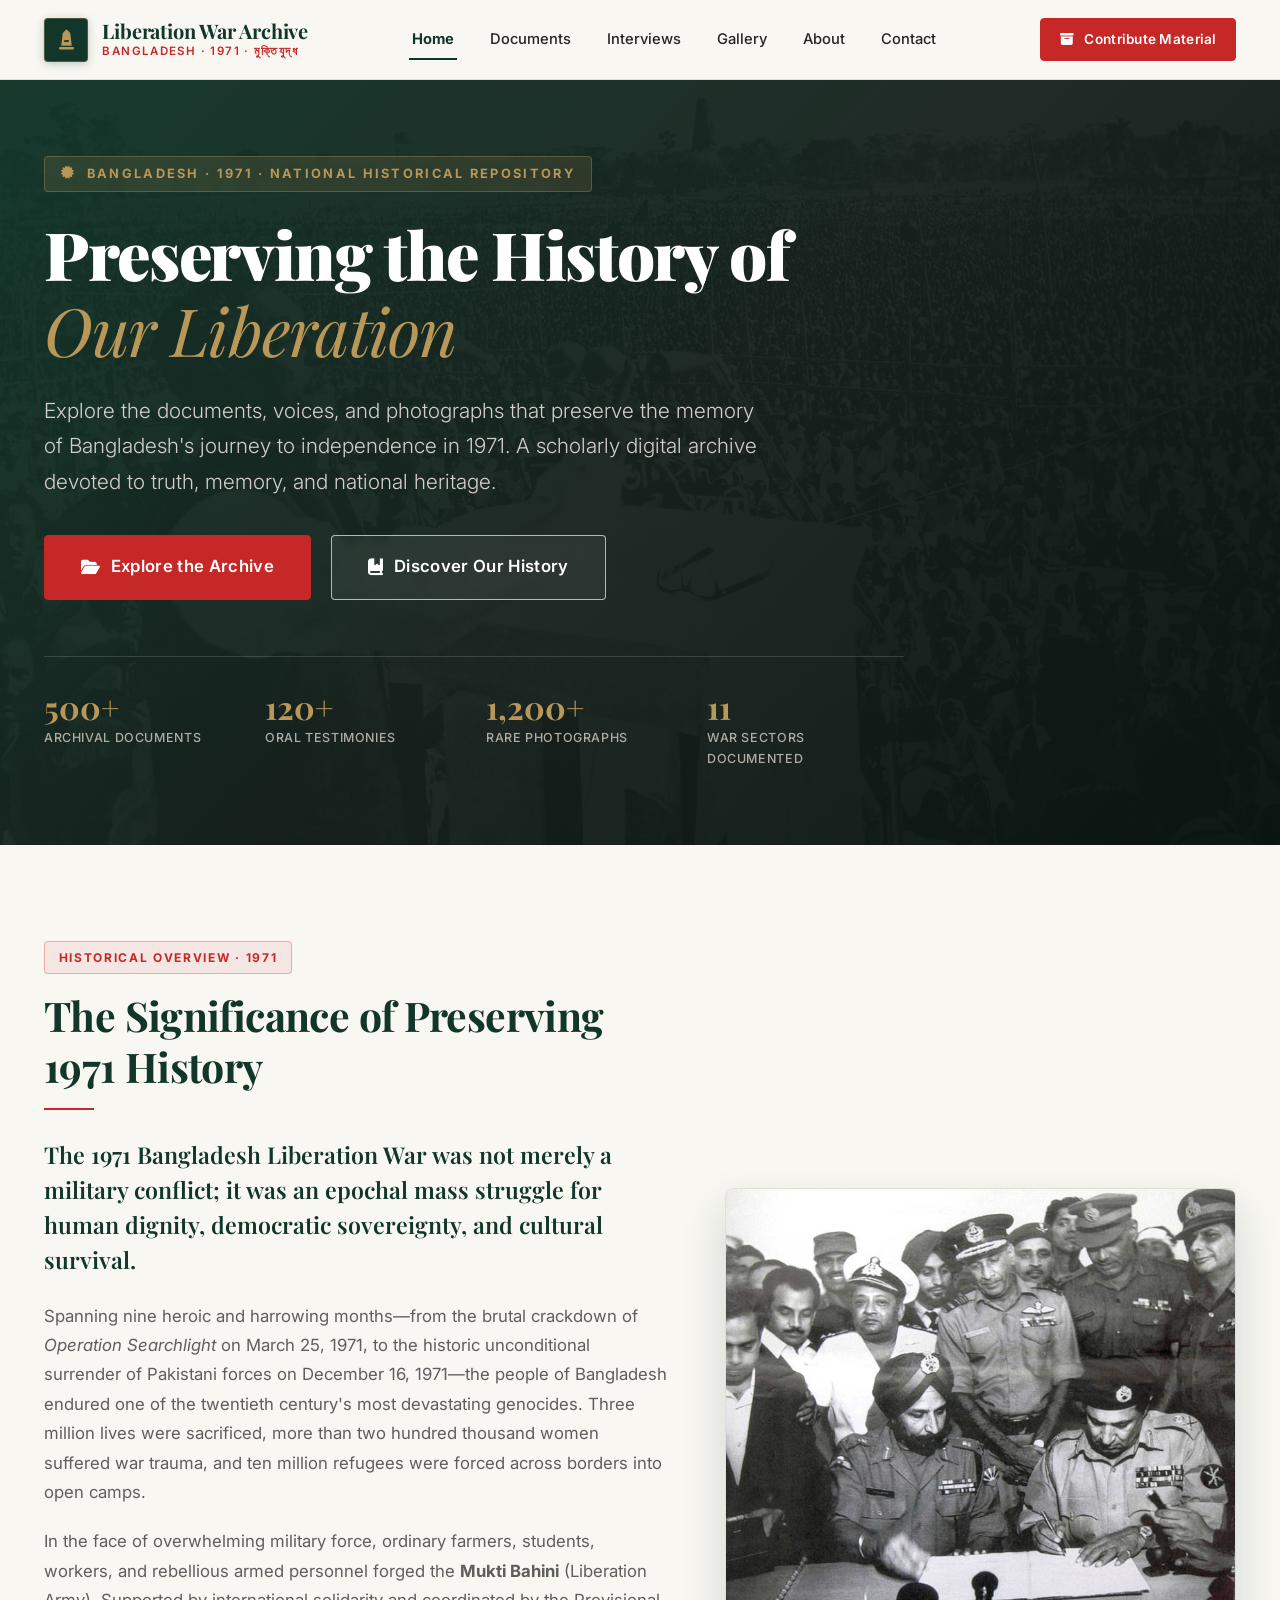
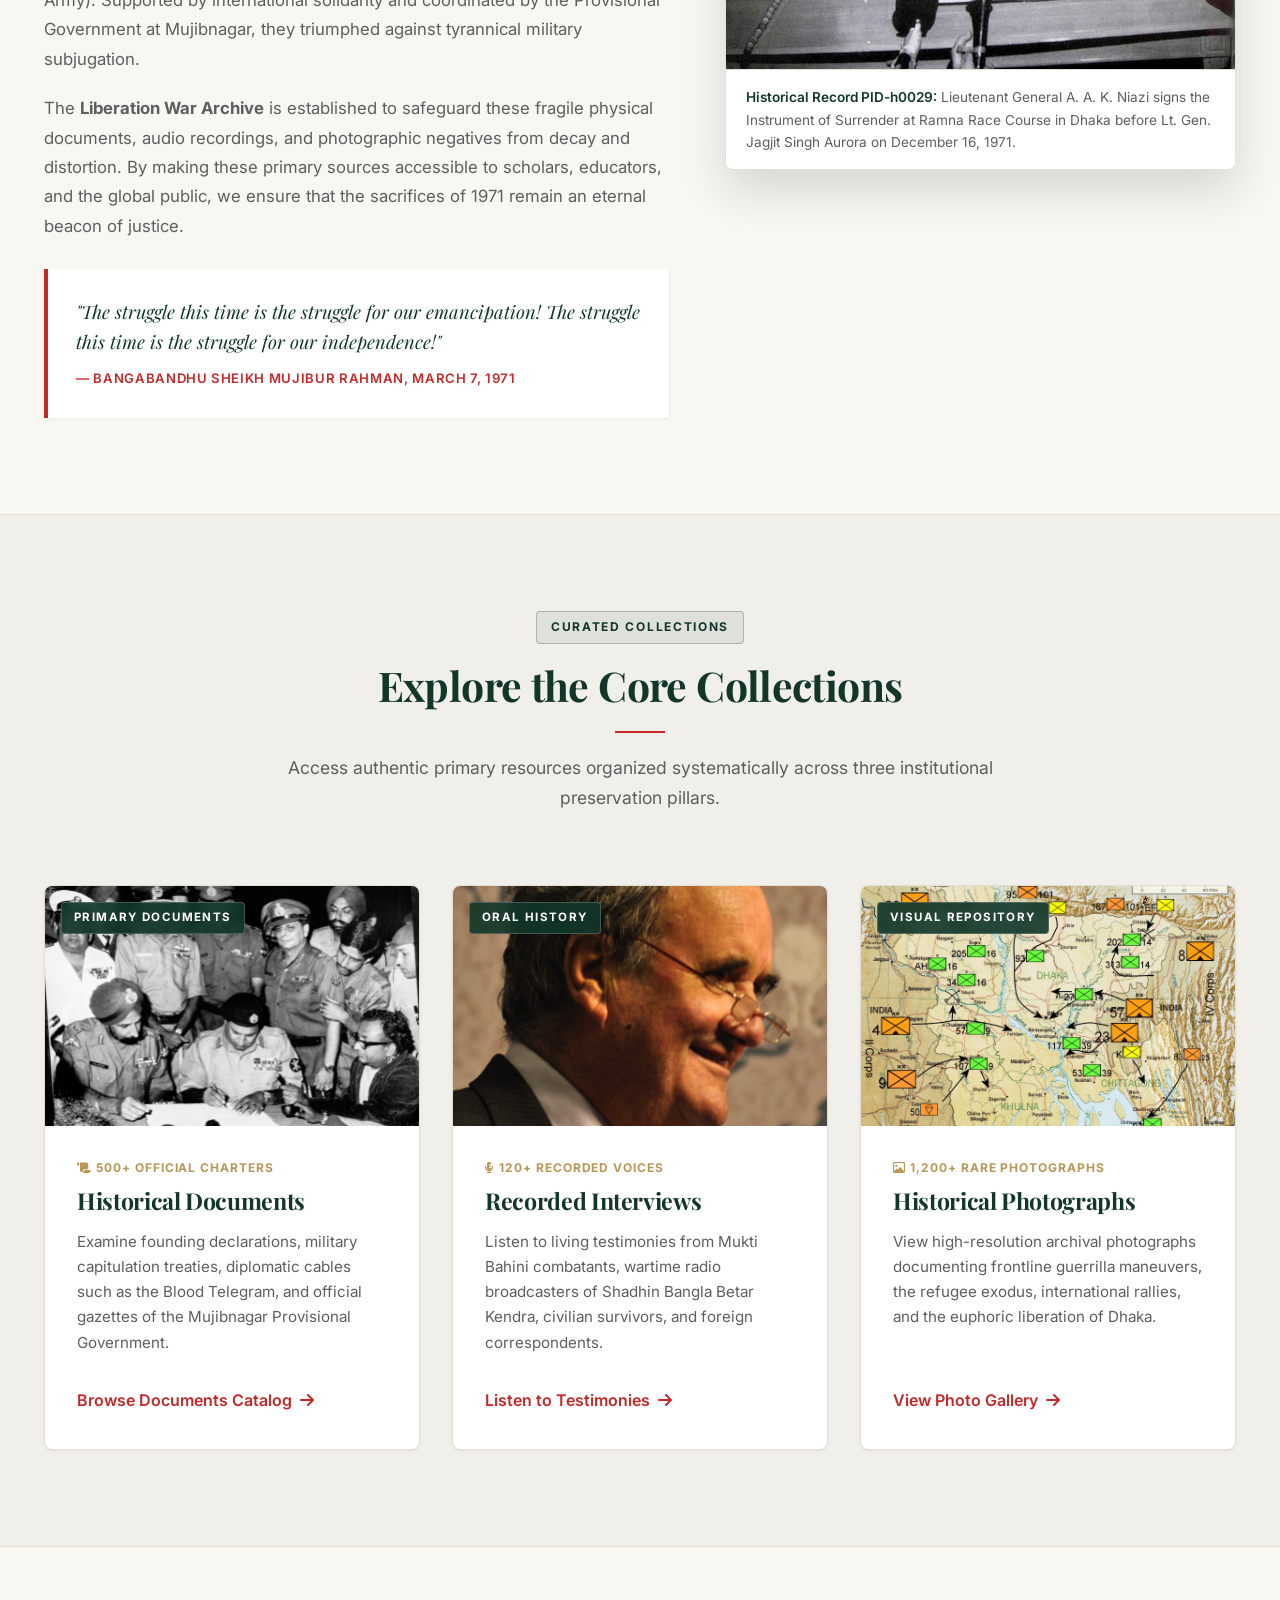
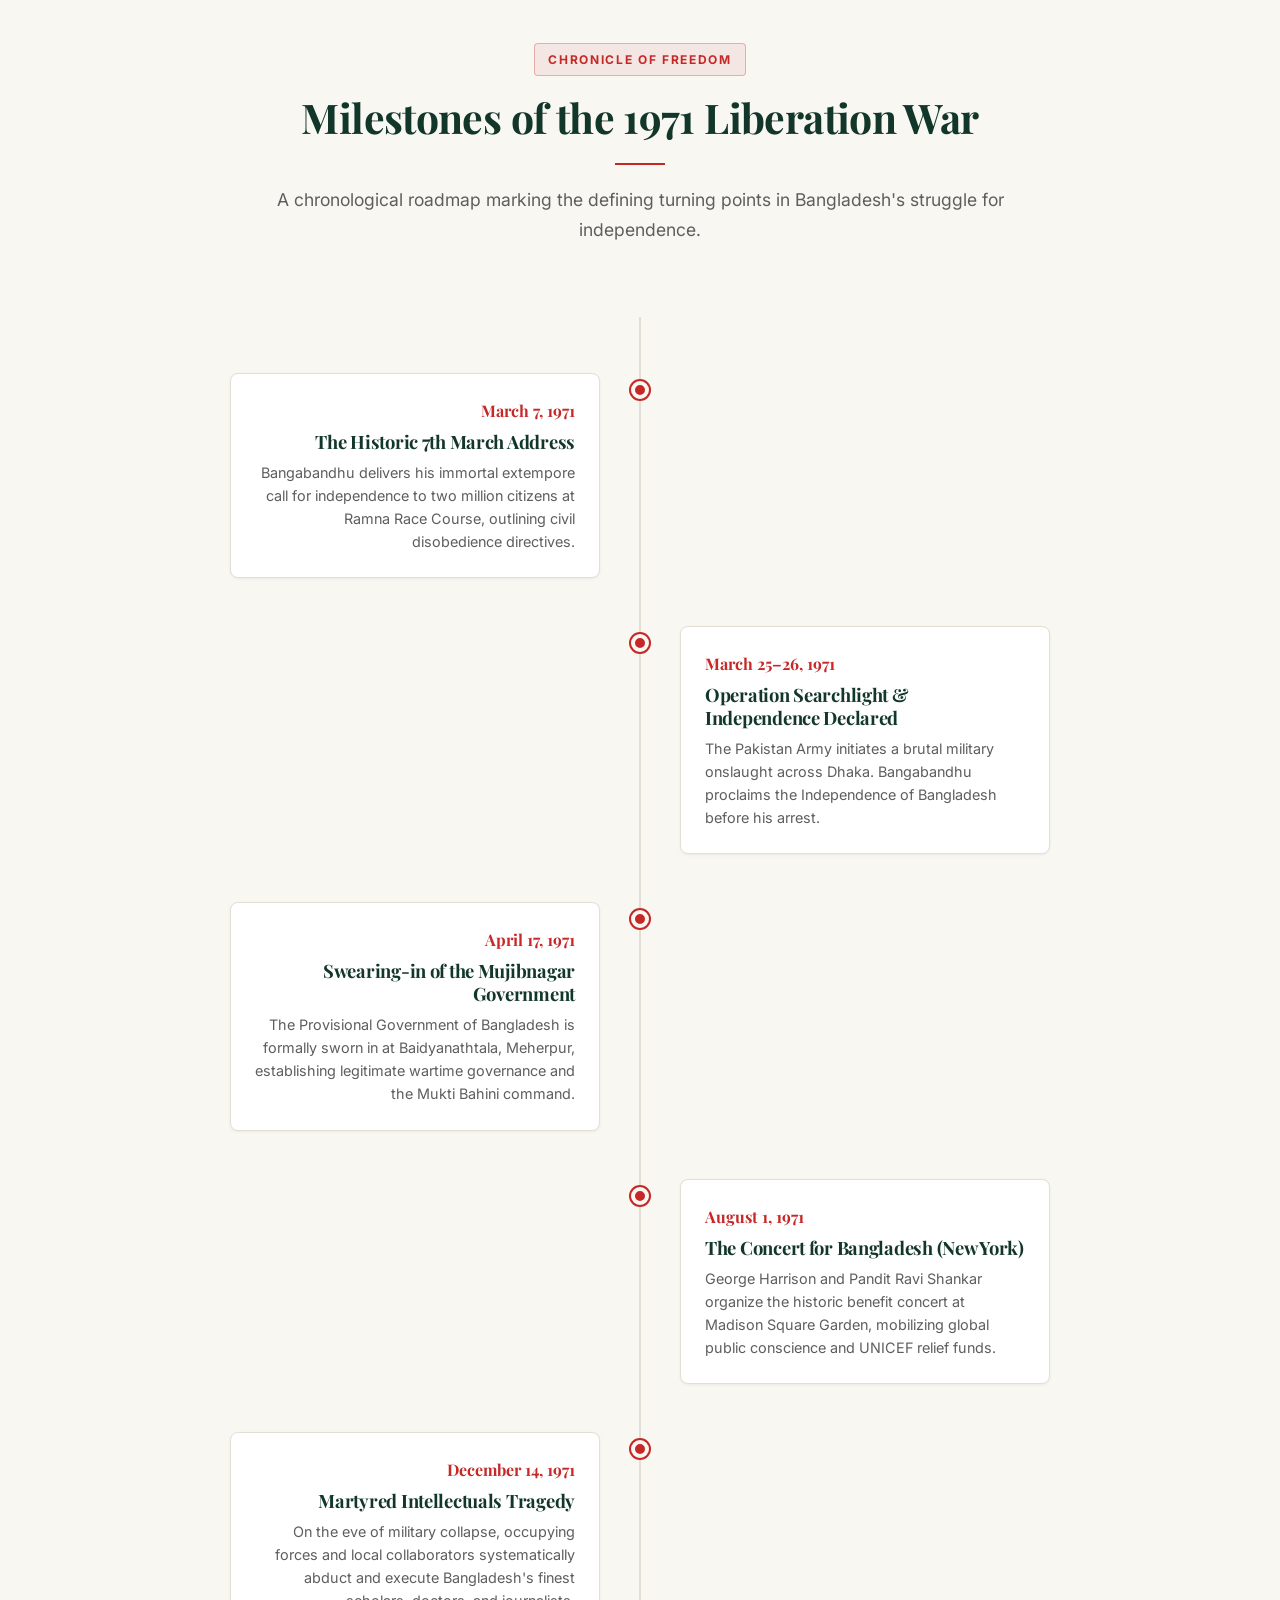
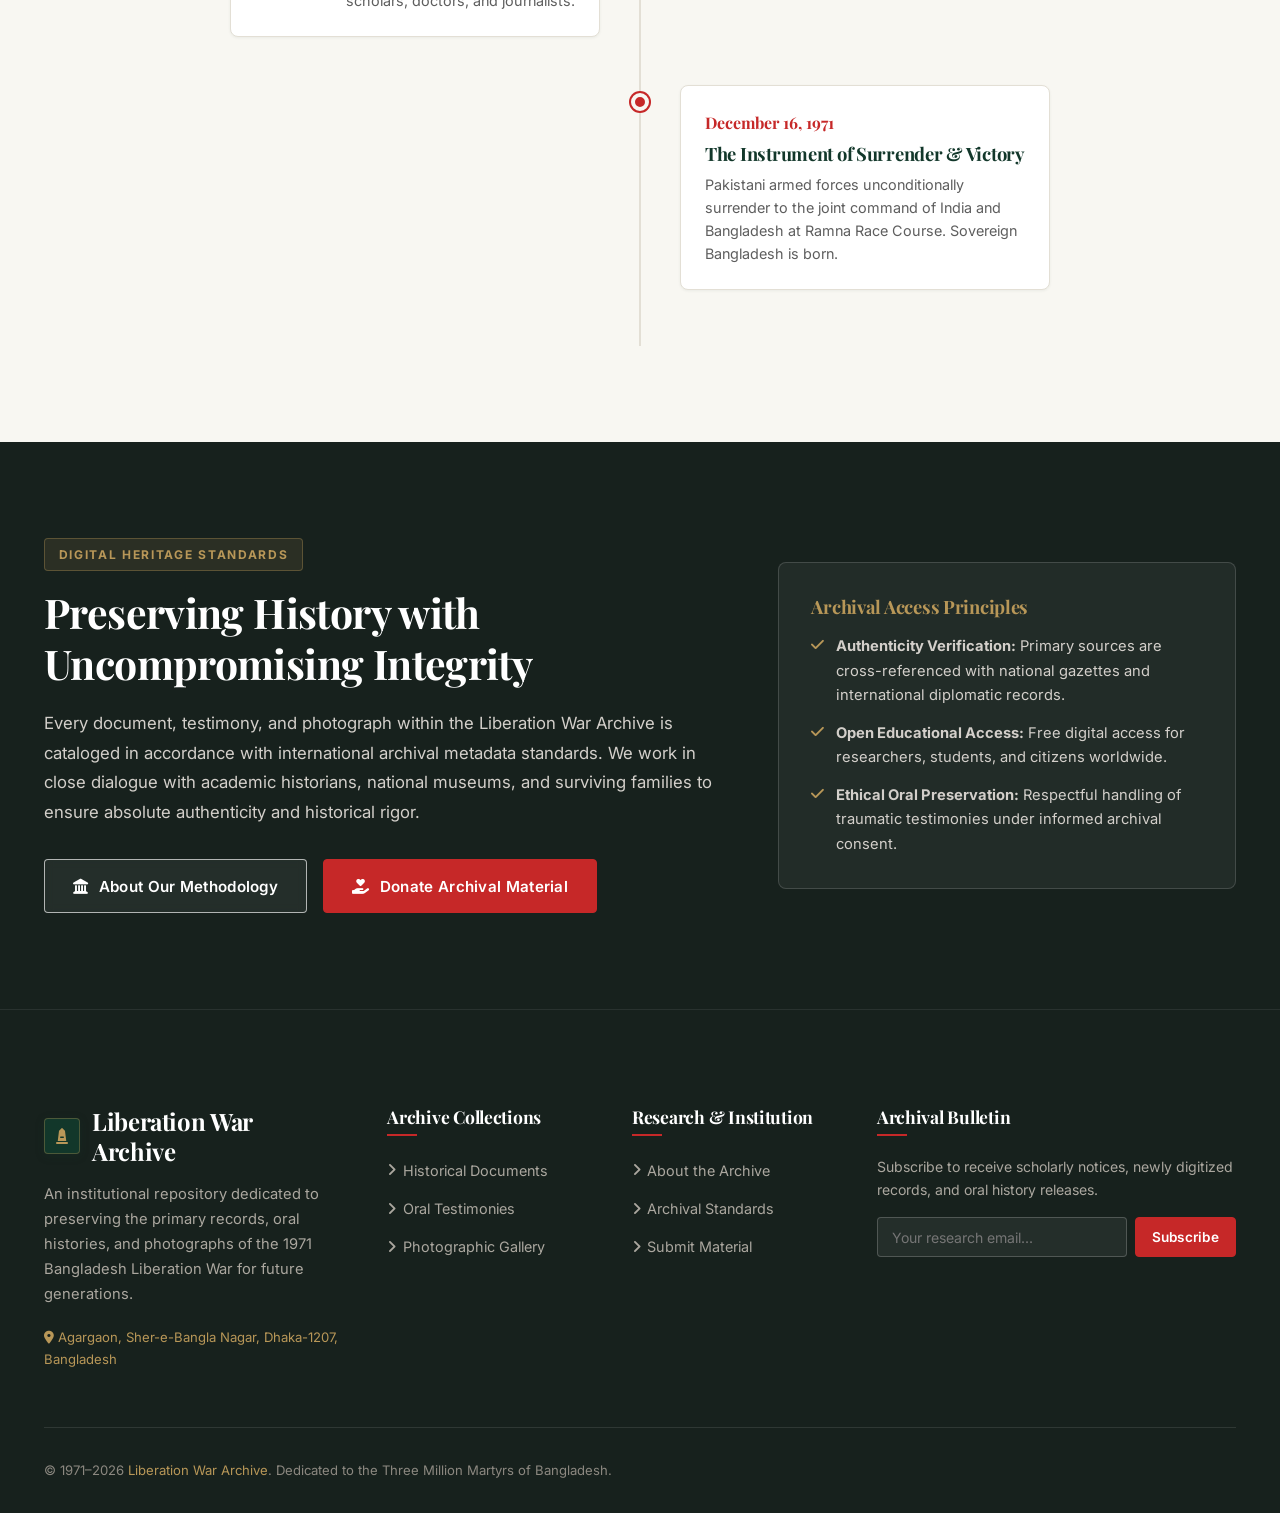
<file: index.html>
<!DOCTYPE html>
<html lang="en">
<head>
  <meta charset="UTF-8">
  <meta name="viewport" content="width=device-width, initial-scale=1.0">
  <title>Liberation War Archive (1971) | Preserving Bangladesh's History</title>
  <meta name="description" content="A digital repository dedicated to preserving and presenting the official documents, recorded testimonies, and rare historical photographs of the 1971 Bangladesh Liberation War.">
  <meta name="keywords" content="Bangladesh Liberation War 1971, Mukti Bahini, 7th March Speech, Instrument of Surrender, Mujibnagar, 1971 Documents, Bangladesh Archives">
  
  <!-- Favicon -->
  <link rel="icon" type="image/svg+xml" href="data:image/svg+xml,%3Csvg xmlns='http://www.w3.org/2000/svg' viewBox='0 0 24 24' fill='%2312372A'%3E%3Ccircle cx='12' cy='12' r='10' fill='%2312372A'/%3E%3Ccircle cx='12' cy='12' r='5' fill='%23C62828'/%3E%3C/svg%3E">

  <!-- Google Fonts -->
  <link rel="preconnect" href="https://fonts.googleapis.com">
  <link rel="preconnect" href="https://fonts.gstatic.com" crossorigin>
  <link href="https://fonts.googleapis.com/css2?family=Inter:wght@300;400;500;600;700&family=Noto+Sans+Bengali:wght@400;500;600;700&family=Playfair+Display:ital,wght@0,400;0,600;0,700;0,900;1,400;1,600&display=swap" rel="stylesheet">

  <!-- Font Awesome Icons -->
  <link rel="stylesheet" href="https://cdnjs.cloudflare.com/ajax/libs/font-awesome/6.5.1/css/all.min.css">

  <!-- Stylesheets -->
  <link rel="stylesheet" href="assets/css/style.css">
  <link rel="stylesheet" href="assets/css/responsive.css">
</head>
<body>

  <!-- Navigation Bar -->
  <header class="header-wrapper" id="siteHeader">
    <div class="container nav-container">
      <a href="index.html" class="brand-logo" aria-label="Liberation War Archive Home">
        <div class="brand-emblem">
          <i class="fa-solid fa-monument"></i>
        </div>
        <div class="brand-text">
          <span class="brand-title">Liberation War Archive</span>
          <span class="brand-subtitle">Bangladesh · 1971 · মুক্তিযুদ্ধ</span>
        </div>
      </a>

      <!-- Desktop Navigation Menu -->
      <nav class="nav-menu" aria-label="Main Navigation">
        <a href="index.html" class="nav-link active">Home</a>
        <a href="documents.html" class="nav-link">Documents</a>
        <a href="interviews.html" class="nav-link">Interviews</a>
        <a href="gallery.html" class="nav-link">Gallery</a>
        <a href="about.html" class="nav-link">About</a>
        <a href="contact.html" class="nav-link">Contact</a>
      </nav>

      <!-- Nav Actions -->
      <div class="nav-actions">
        <a href="contact.html" class="btn btn-accent btn-sm nav-cta-btn">
          <i class="fa-solid fa-box-archive"></i> Contribute Material
        </a>
        <button class="hamburger-btn" aria-label="Toggle navigation menu" aria-expanded="false">
          <span class="hamburger-line"></span>
          <span class="hamburger-line"></span>
          <span class="hamburger-line"></span>
        </button>
      </div>
    </div>
  </header>

  <!-- Mobile Navigation Drawer -->
  <div class="mobile-nav-drawer" aria-label="Mobile Navigation Drawer">
    <ul class="mobile-nav-list">
      <li><a href="index.html" class="mobile-nav-link active">Home <i class="fa-solid fa-chevron-right"></i></a></li>
      <li><a href="documents.html" class="mobile-nav-link">Documents <i class="fa-solid fa-chevron-right"></i></a></li>
      <li><a href="interviews.html" class="mobile-nav-link">Interviews <i class="fa-solid fa-chevron-right"></i></a></li>
      <li><a href="gallery.html" class="mobile-nav-link">Gallery <i class="fa-solid fa-chevron-right"></i></a></li>
      <li><a href="about.html" class="mobile-nav-link">About <i class="fa-solid fa-chevron-right"></i></a></li>
      <li><a href="contact.html" class="mobile-nav-link">Contact <i class="fa-solid fa-chevron-right"></i></a></li>
    </ul>
  </div>

  <main>
    <!-- Hero Section -->
    <section class="hero-section" aria-label="Hero Section">
      <img src="assets/images/sheikh_mujib_7march.jpg" alt="Bangabandhu delivering 7th March 1971 Speech" class="hero-background-image">
      <div class="hero-overlay"></div>

      <div class="container">
        <div class="hero-content">
          <div class="hero-archival-badge">
            <i class="fa-solid fa-certificate"></i> BANGLADESH · 1971 · NATIONAL HISTORICAL REPOSITORY
          </div>
          <h1 class="hero-title">
            Preserving the History of <span>Our Liberation</span>
          </h1>
          <p class="hero-subtitle">
            Explore the documents, voices, and photographs that preserve the memory of Bangladesh's journey to independence in 1971. A scholarly digital archive devoted to truth, memory, and national heritage.
          </p>
          <div class="hero-cta-group">
            <a href="documents.html" class="btn btn-accent btn-lg">
              <i class="fa-solid fa-folder-open"></i> Explore the Archive
            </a>
            <a href="#historical-intro" class="btn btn-outline-white btn-lg">
              <i class="fa-solid fa-book-bookmark"></i> Discover Our History
            </a>
          </div>

          <!-- Hero Stat Counter Bar -->
          <div class="hero-stats-bar">
            <div class="stat-item">
              <span class="stat-number">500+</span>
              <span class="stat-label">Archival Documents</span>
            </div>
            <div class="stat-item">
              <span class="stat-number">120+</span>
              <span class="stat-label">Oral Testimonies</span>
            </div>
            <div class="stat-item">
              <span class="stat-number">1,200+</span>
              <span class="stat-label">Rare Photographs</span>
            </div>
            <div class="stat-item">
              <span class="stat-number">11</span>
              <span class="stat-label">War Sectors Documented</span>
            </div>
          </div>
        </div>
      </div>
    </section>

    <!-- Historical Introduction Section -->
    <section class="section" id="historical-intro">
      <div class="container">
        <div class="intro-grid">
          <div class="intro-text-col">
            <span class="archival-tag archival-tag-red">Historical Overview · 1971</span>
            <h2>The Significance of Preserving 1971 History</h2>
            <div class="section-header-divider" style="margin: 1rem 0 1.75rem 0;"></div>
            
            <p class="intro-lead">
              The 1971 Bangladesh Liberation War was not merely a military conflict; it was an epochal mass struggle for human dignity, democratic sovereignty, and cultural survival.
            </p>

            <div class="intro-body">
              <p>
                Spanning nine heroic and harrowing months—from the brutal crackdown of <em>Operation Searchlight</em> on March 25, 1971, to the historic unconditional surrender of Pakistani forces on December 16, 1971—the people of Bangladesh endured one of the twentieth century's most devastating genocides. Three million lives were sacrificed, more than two hundred thousand women suffered war trauma, and ten million refugees were forced across borders into open camps.
              </p>
              <p>
                In the face of overwhelming military force, ordinary farmers, students, workers, and rebellious armed personnel forged the <strong>Mukti Bahini</strong> (Liberation Army). Supported by international solidarity and coordinated by the Provisional Government at Mujibnagar, they triumphed against tyrannical military subjugation.
              </p>
              <p>
                The <strong>Liberation War Archive</strong> is established to safeguard these fragile physical documents, audio recordings, and photographic negatives from decay and distortion. By making these primary sources accessible to scholars, educators, and the global public, we ensure that the sacrifices of 1971 remain an eternal beacon of justice.
              </p>
            </div>

            <div class="intro-quote-card">
              <p class="intro-quote-text">
                "The struggle this time is the struggle for our emancipation! The struggle this time is the struggle for our independence!"
              </p>
              <p class="intro-quote-cite">— Bangabandhu Sheikh Mujibur Rahman, March 7, 1971</p>
            </div>
          </div>

          <div class="intro-image-col">
            <div class="intro-image-frame">
              <img src="assets/images/surrender_ceremony_1971.jpg" alt="Signing of the Instrument of Surrender on December 16, 1971">
              <div class="intro-image-caption">
                <span class="caption-source">Historical Record PID-h0029:</span>
                Lieutenant General A. A. K. Niazi signs the Instrument of Surrender at Ramna Race Course in Dhaka before Lt. Gen. Jagjit Singh Aurora on December 16, 1971.
              </div>
            </div>
          </div>
        </div>
      </div>
    </section>

    <!-- Featured Archive Section (Three Core Cards) -->
    <section class="section section-subtle" id="featured-archive">
      <div class="container">
        <div class="section-header">
          <span class="archival-tag archival-tag-green">Curated Collections</span>
          <h2 class="section-title">Explore the Core Collections</h2>
          <div class="section-header-divider"></div>
          <p class="section-desc">
            Access authentic primary resources organized systematically across three institutional preservation pillars.
          </p>
        </div>

        <div class="featured-cards-grid">
          <!-- Card 1: Historical Documents -->
          <article class="featured-card">
            <div class="card-media-wrapper">
              <img src="assets/images/instrument_of_surrender_doc.jpg" alt="Historical Documents of 1971" class="card-media-img" loading="lazy">
              <span class="card-category-badge">Primary Documents</span>
            </div>
            <div class="card-body">
              <span class="card-item-count"><i class="fa-solid fa-scroll"></i> 500+ Official Charters</span>
              <h3 class="card-title">Historical Documents</h3>
              <p class="card-text">
                Examine founding declarations, military capitulation treaties, diplomatic cables such as the Blood Telegram, and official gazettes of the Mujibnagar Provisional Government.
              </p>
              <a href="documents.html" class="btn-text">
                Browse Documents Catalog <i class="fa-solid fa-arrow-right"></i>
              </a>
            </div>
          </article>

          <!-- Card 2: Recorded Interviews -->
          <article class="featured-card">
            <div class="card-media-wrapper">
              <img src="assets/images/mark_tully_portrait.jpg" alt="Recorded Interviews and Oral History" class="card-media-img" loading="lazy">
              <span class="card-category-badge">Oral History</span>
            </div>
            <div class="card-body">
              <span class="card-item-count"><i class="fa-solid fa-microphone-lines"></i> 120+ Recorded Voices</span>
              <h3 class="card-title">Recorded Interviews</h3>
              <p class="card-text">
                Listen to living testimonies from Mukti Bahini combatants, wartime radio broadcasters of Shadhin Bangla Betar Kendra, civilian survivors, and foreign correspondents.
              </p>
              <a href="interviews.html" class="btn-text">
                Listen to Testimonies <i class="fa-solid fa-arrow-right"></i>
              </a>
            </div>
          </article>

          <!-- Card 3: Historical Photographs -->
          <article class="featured-card">
            <div class="card-media-wrapper">
              <img src="assets/images/bangladesh_1971_liberation.jpg" alt="Rare Historical Photographs of 1971" class="card-media-img" loading="lazy">
              <span class="card-category-badge">Visual Repository</span>
            </div>
            <div class="card-body">
              <span class="card-item-count"><i class="fa-regular fa-image"></i> 1,200+ Rare Photographs</span>
              <h3 class="card-title">Historical Photographs</h3>
              <p class="card-text">
                View high-resolution archival photographs documenting frontline guerrilla maneuvers, the refugee exodus, international rallies, and the euphoric liberation of Dhaka.
              </p>
              <a href="gallery.html" class="btn-text">
                View Photo Gallery <i class="fa-solid fa-arrow-right"></i>
              </a>
            </div>
          </article>
        </div>
      </div>
    </section>

    <!-- Interactive 1971 Timeline Section -->
    <section class="section timeline-section">
      <div class="container">
        <div class="section-header">
          <span class="archival-tag archival-tag-red">Chronicle of Freedom</span>
          <h2 class="section-title">Milestones of the 1971 Liberation War</h2>
          <div class="section-header-divider"></div>
          <p class="section-desc">
            A chronological roadmap marking the defining turning points in Bangladesh's struggle for independence.
          </p>
        </div>

        <div class="timeline-track">
          <div class="timeline-node">
            <div class="timeline-marker"></div>
            <div class="timeline-box">
              <div class="timeline-date">March 7, 1971</div>
              <h3 class="timeline-title">The Historic 7th March Address</h3>
              <p class="timeline-desc">
                Bangabandhu delivers his immortal extempore call for independence to two million citizens at Ramna Race Course, outlining civil disobedience directives.
              </p>
            </div>
          </div>

          <div class="timeline-node">
            <div class="timeline-marker"></div>
            <div class="timeline-box">
              <div class="timeline-date">March 25–26, 1971</div>
              <h3 class="timeline-title">Operation Searchlight & Independence Declared</h3>
              <p class="timeline-desc">
                The Pakistan Army initiates a brutal military onslaught across Dhaka. Bangabandhu proclaims the Independence of Bangladesh before his arrest.
              </p>
            </div>
          </div>

          <div class="timeline-node">
            <div class="timeline-marker"></div>
            <div class="timeline-box">
              <div class="timeline-date">April 17, 1971</div>
              <h3 class="timeline-title">Swearing-in of the Mujibnagar Government</h3>
              <p class="timeline-desc">
                The Provisional Government of Bangladesh is formally sworn in at Baidyanathtala, Meherpur, establishing legitimate wartime governance and the Mukti Bahini command.
              </p>
            </div>
          </div>

          <div class="timeline-node">
            <div class="timeline-marker"></div>
            <div class="timeline-box">
              <div class="timeline-date">August 1, 1971</div>
              <h3 class="timeline-title">The Concert for Bangladesh (New York)</h3>
              <p class="timeline-desc">
                George Harrison and Pandit Ravi Shankar organize the historic benefit concert at Madison Square Garden, mobilizing global public conscience and UNICEF relief funds.
              </p>
            </div>
          </div>

          <div class="timeline-node">
            <div class="timeline-marker"></div>
            <div class="timeline-box">
              <div class="timeline-date">December 14, 1971</div>
              <h3 class="timeline-title">Martyred Intellectuals Tragedy</h3>
              <p class="timeline-desc">
                On the eve of military collapse, occupying forces and local collaborators systematically abduct and execute Bangladesh's finest scholars, doctors, and journalists.
              </p>
            </div>
          </div>

          <div class="timeline-node">
            <div class="timeline-marker"></div>
            <div class="timeline-box">
              <div class="timeline-date">December 16, 1971</div>
              <h3 class="timeline-title">The Instrument of Surrender & Victory</h3>
              <p class="timeline-desc">
                Pakistani armed forces unconditionally surrender to the joint command of India and Bangladesh at Ramna Race Course. Sovereign Bangladesh is born.
              </p>
            </div>
          </div>
        </div>
      </div>
    </section>

    <!-- Archival Preservation Mission Banner -->
    <section class="section section-dark">
      <div class="container">
        <div style="display: grid; grid-template-columns: 1.2fr 0.8fr; gap: 3rem; align-items: center;">
          <div>
            <span class="archival-tag archival-tag-gold" style="color: var(--color-gold); border-color: var(--color-gold-border);">Digital Heritage Standards</span>
            <h2 style="color: var(--color-white); margin-bottom: 1.25rem;">Preserving History with Uncompromising Integrity</h2>
            <p style="color: #D3CFCA; font-size: 1.05rem; line-height: 1.75; margin-bottom: 2rem;">
              Every document, testimony, and photograph within the Liberation War Archive is cataloged in accordance with international archival metadata standards. We work in close dialogue with academic historians, national museums, and surviving families to ensure absolute authenticity and historical rigor.
            </p>
            <div style="display: flex; gap: 1rem; flex-wrap: wrap;">
              <a href="about.html" class="btn btn-outline-white">
                <i class="fa-solid fa-landmark"></i> About Our Methodology
              </a>
              <a href="contact.html" class="btn btn-accent">
                <i class="fa-solid fa-hand-holding-heart"></i> Donate Archival Material
              </a>
            </div>
          </div>

          <div style="background: rgba(255, 255, 255, 0.05); border: 1px solid rgba(255, 255, 255, 0.15); border-radius: var(--radius-md); padding: 2rem;">
            <h4 style="color: var(--color-gold); margin-bottom: 1rem; font-size: 1.15rem;">Archival Access Principles</h4>
            <ul style="display: flex; flex-direction: column; gap: 0.85rem; font-size: 0.92rem; color: #D3CFCA;">
              <li style="display: flex; gap: 0.75rem; align-items: flex-start;">
                <i class="fa-solid fa-check" style="color: var(--color-gold); margin-top: 0.25rem;"></i>
                <span><strong>Authenticity Verification:</strong> Primary sources are cross-referenced with national gazettes and international diplomatic records.</span>
              </li>
              <li style="display: flex; gap: 0.75rem; align-items: flex-start;">
                <i class="fa-solid fa-check" style="color: var(--color-gold); margin-top: 0.25rem;"></i>
                <span><strong>Open Educational Access:</strong> Free digital access for researchers, students, and citizens worldwide.</span>
              </li>
              <li style="display: flex; gap: 0.75rem; align-items: flex-start;">
                <i class="fa-solid fa-check" style="color: var(--color-gold); margin-top: 0.25rem;"></i>
                <span><strong>Ethical Oral Preservation:</strong> Respectful handling of traumatic testimonies under informed archival consent.</span>
              </li>
            </ul>
          </div>
        </div>
      </div>
    </section>
  </main>

  <!-- Footer Component -->
  <footer class="archive-footer">
    <div class="container">
      <div class="footer-top-grid">
        <div class="footer-brand">
          <div style="display: flex; align-items: center; gap: 0.75rem; margin-bottom: 0.75rem;">
            <div class="brand-emblem" style="width: 36px; height: 36px; font-size: 1rem;">
              <i class="fa-solid fa-monument"></i>
            </div>
            <h3 style="margin-bottom: 0;">Liberation War Archive</h3>
          </div>
          <p>
            An institutional repository dedicated to preserving the primary records, oral histories, and photographs of the 1971 Bangladesh Liberation War for future generations.
          </p>
          <div style="margin-top: 1.25rem; font-size: 0.82rem; color: var(--color-gold);">
            <i class="fa-solid fa-location-dot"></i> Agargaon, Sher-e-Bangla Nagar, Dhaka-1207, Bangladesh
          </div>
        </div>

        <div class="footer-col">
          <h4>Archive Collections</h4>
          <ul class="footer-links-list">
            <li><a href="documents.html" class="footer-link"><i class="fa-solid fa-angle-right"></i> Historical Documents</a></li>
            <li><a href="interviews.html" class="footer-link"><i class="fa-solid fa-angle-right"></i> Oral Testimonies</a></li>
            <li><a href="gallery.html" class="footer-link"><i class="fa-solid fa-angle-right"></i> Photographic Gallery</a></li>
          </ul>
        </div>

        <div class="footer-col">
          <h4>Research & Institution</h4>
          <ul class="footer-links-list">
            <li><a href="about.html" class="footer-link"><i class="fa-solid fa-angle-right"></i> About the Archive</a></li>
            <li><a href="about.html#methodology" class="footer-link"><i class="fa-solid fa-angle-right"></i> Archival Standards</a></li>
            <li><a href="contact.html" class="footer-link"><i class="fa-solid fa-angle-right"></i> Submit Material</a></li>
          </ul>
        </div>

        <div class="footer-col footer-newsletter-box">
          <h4>Archival Bulletin</h4>
          <p>Subscribe to receive scholarly notices, newly digitized records, and oral history releases.</p>
          <form class="footer-newsletter-form" onsubmit="event.preventDefault(); alert('Thank you for subscribing to archive updates.'); this.reset();">
            <input type="email" class="footer-newsletter-input" placeholder="Your research email..." required>
            <button type="submit" class="btn btn-accent btn-sm">Subscribe</button>
          </form>
        </div>
      </div>

      <div class="footer-bottom-bar">
        <div class="footer-copyright">
          © 1971–2026 <span>Liberation War Archive</span>. Dedicated to the Three Million Martyrs of Bangladesh.
        </div>
      </div>
    </div>
  </footer>

  <button class="back-to-top-btn" aria-label="Back to top">
    <i class="fa-solid fa-arrow-up"></i>
  </button>

  <!-- Only 1 Simple Global Script -->
  <script src="assets/js/main.js"></script>
</body>
</html>
</file>
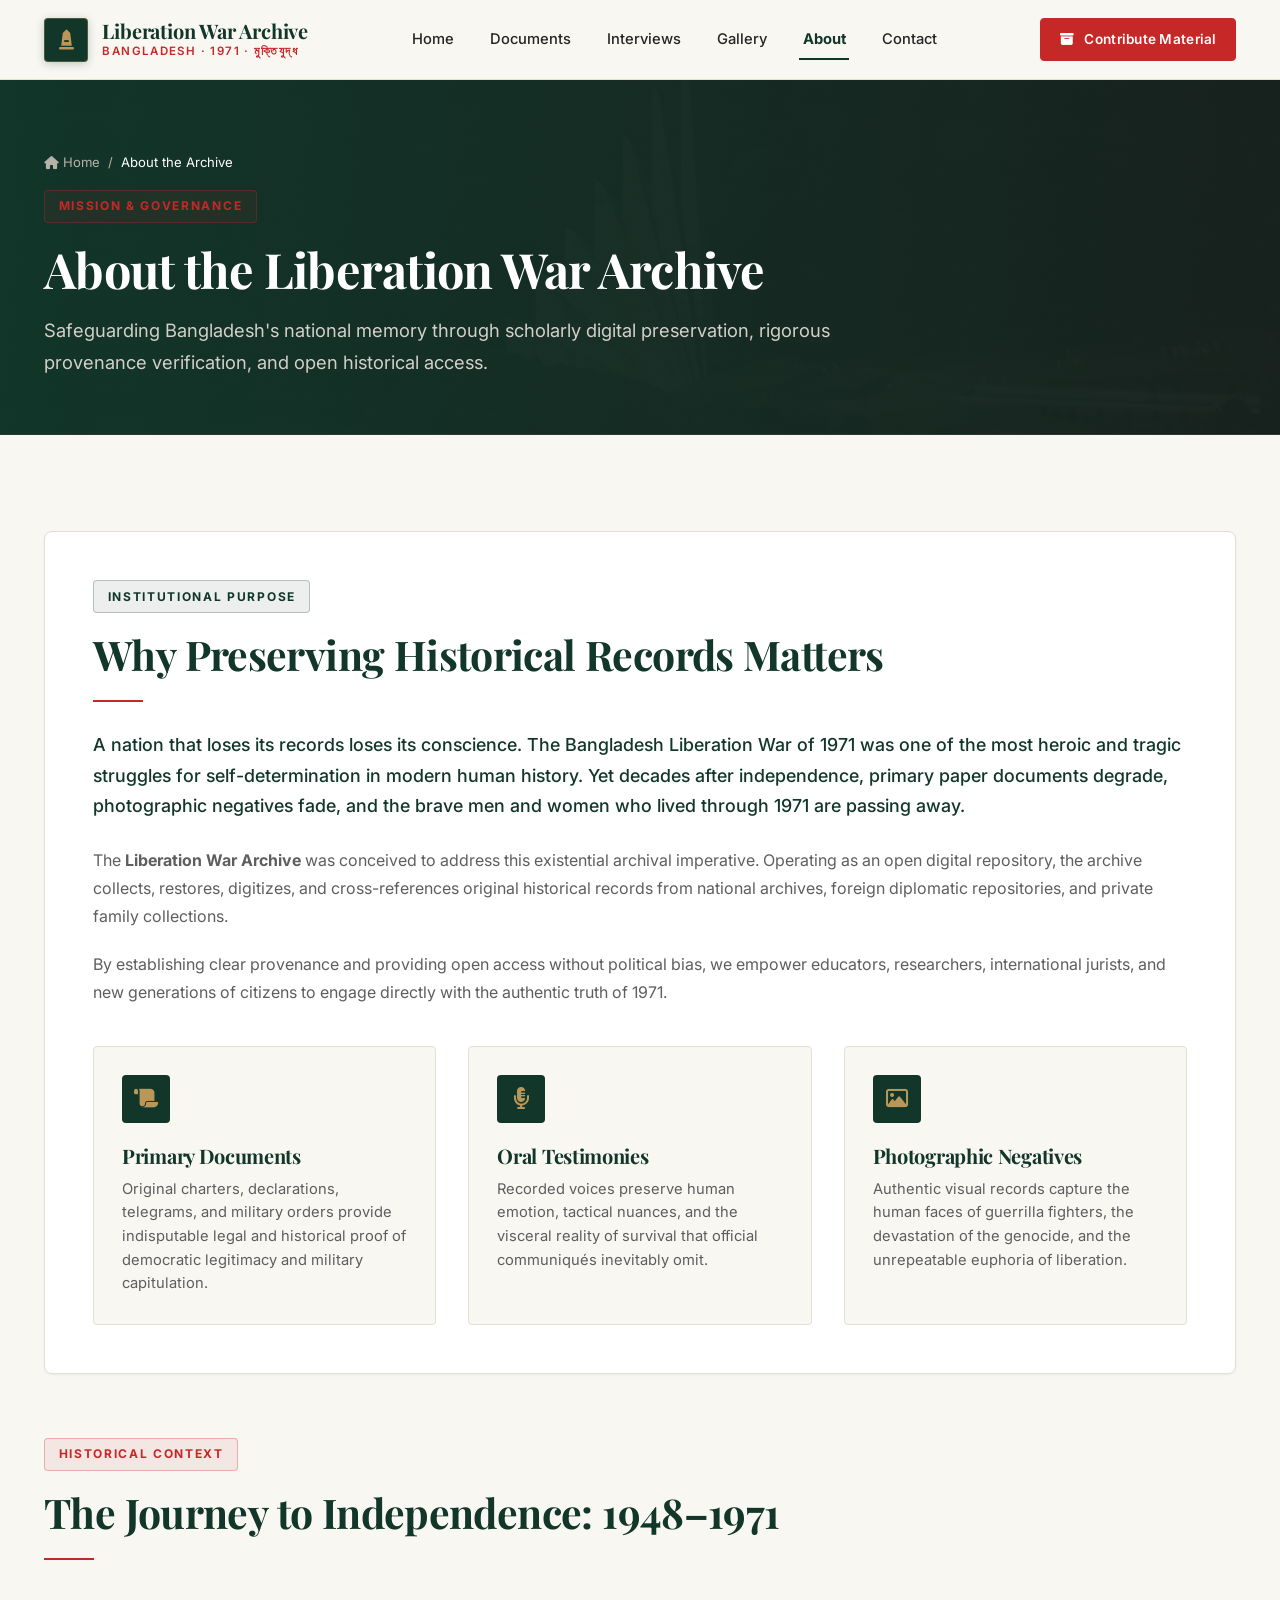
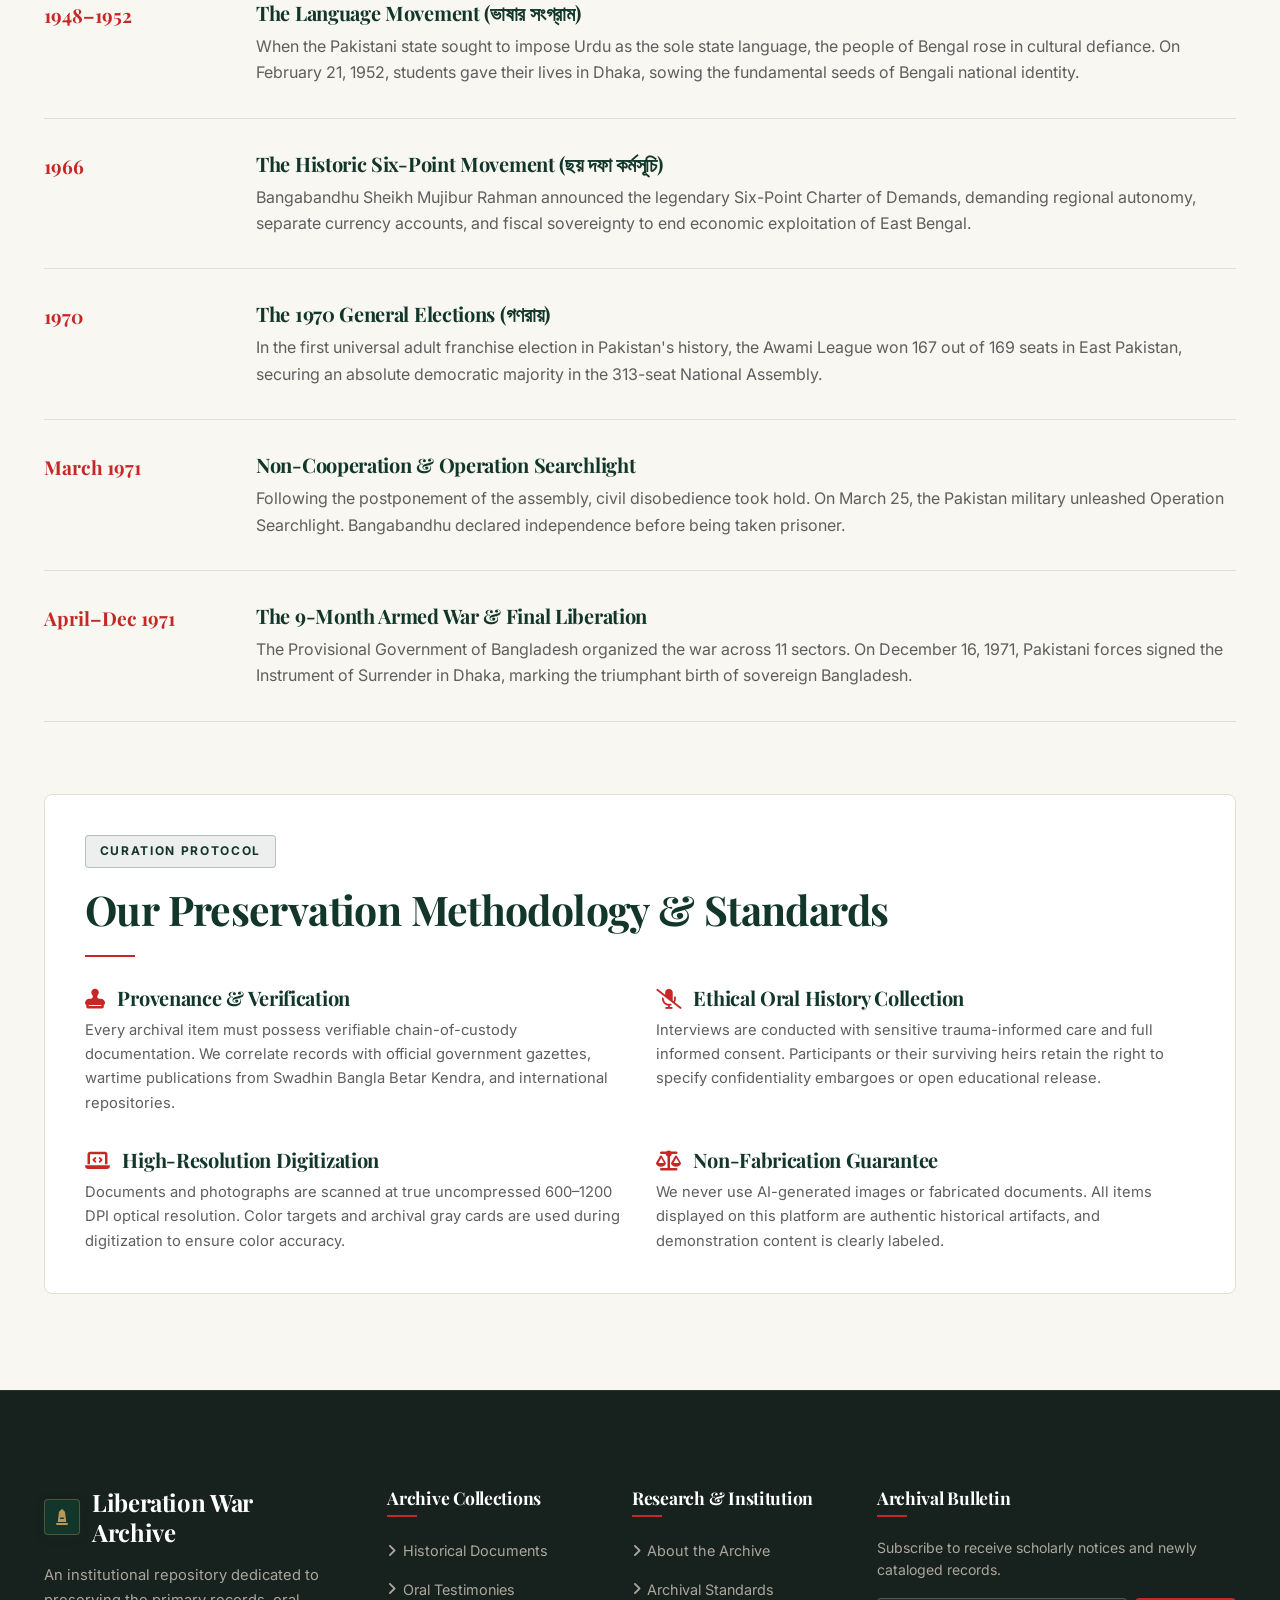
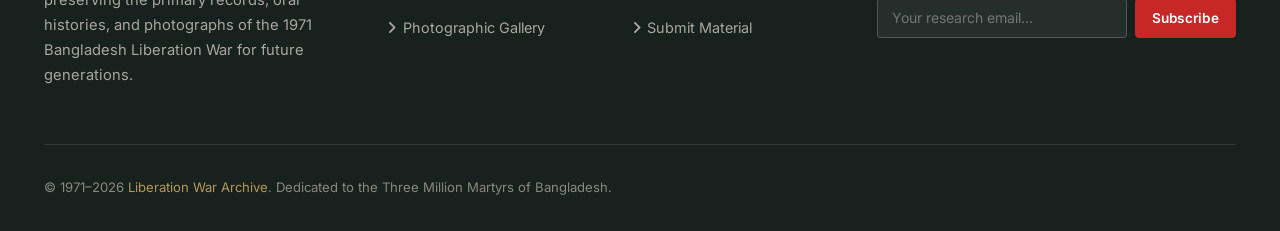
<file: about.html>
<!DOCTYPE html>
<html lang="en">
<head>
  <meta charset="UTF-8">
  <meta name="viewport" content="width=device-width, initial-scale=1.0">
  <title>About the Archive & Historical Mission | Liberation War Archive (1971)</title>
  <meta name="description" content="Learn about the mission, archival methodology, and historical significance of the Liberation War Archive, preserving Bangladesh's 1971 struggle for sovereignty.">
  <meta name="keywords" content="About Liberation War Archive, Bangladesh 1971 History, Archival Preservation Standards, Oral History Ethics, National Memory">

  <!-- Favicon -->
  <link rel="icon" type="image/svg+xml" href="data:image/svg+xml,%3Csvg xmlns='http://www.w3.org/2000/svg' viewBox='0 0 24 24' fill='%2312372A'%3E%3Ccircle cx='12' cy='12' r='10' fill='%2312372A'/%3E%3Ccircle cx='12' cy='12' r='5' fill='%23C62828'/%3E%3C/svg%3E">

  <!-- Google Fonts -->
  <link rel="preconnect" href="https://fonts.googleapis.com">
  <link rel="preconnect" href="https://fonts.gstatic.com" crossorigin>
  <link href="https://fonts.googleapis.com/css2?family=Inter:wght@300;400;500;600;700&family=Noto+Sans+Bengali:wght@400;500;600;700&family=Playfair+Display:ital,wght@0,400;0,600;0,700;0,900;1,400;1,600&display=swap" rel="stylesheet">

  <!-- Font Awesome -->
  <link rel="stylesheet" href="https://cdnjs.cloudflare.com/ajax/libs/font-awesome/6.5.1/css/all.min.css">

  <!-- CSS -->
  <link rel="stylesheet" href="assets/css/style.css">
  <link rel="stylesheet" href="assets/css/responsive.css">
</head>
<body>

  <!-- Navigation Bar -->
  <header class="header-wrapper" id="siteHeader">
    <div class="container nav-container">
      <a href="index.html" class="brand-logo" aria-label="Liberation War Archive Home">
        <div class="brand-emblem">
          <i class="fa-solid fa-monument"></i>
        </div>
        <div class="brand-text">
          <span class="brand-title">Liberation War Archive</span>
          <span class="brand-subtitle">Bangladesh · 1971 · মুক্তিযুদ্ধ</span>
        </div>
      </a>

      <nav class="nav-menu" aria-label="Main Navigation">
        <a href="index.html" class="nav-link">Home</a>
        <a href="documents.html" class="nav-link">Documents</a>
        <a href="interviews.html" class="nav-link">Interviews</a>
        <a href="gallery.html" class="nav-link">Gallery</a>
        <a href="about.html" class="nav-link active">About</a>
        <a href="contact.html" class="nav-link">Contact</a>
      </nav>

      <div class="nav-actions">
        <a href="contact.html" class="btn btn-accent btn-sm nav-cta-btn">
          <i class="fa-solid fa-box-archive"></i> Contribute Material
        </a>
        <button class="hamburger-btn" aria-label="Toggle navigation menu" aria-expanded="false">
          <span class="hamburger-line"></span>
          <span class="hamburger-line"></span>
          <span class="hamburger-line"></span>
        </button>
      </div>
    </div>
  </header>

  <!-- Mobile Navigation Drawer -->
  <div class="mobile-nav-drawer" aria-label="Mobile Navigation Drawer">
    <ul class="mobile-nav-list">
      <li><a href="index.html" class="mobile-nav-link">Home <i class="fa-solid fa-chevron-right"></i></a></li>
      <li><a href="documents.html" class="mobile-nav-link">Documents <i class="fa-solid fa-chevron-right"></i></a></li>
      <li><a href="interviews.html" class="mobile-nav-link">Interviews <i class="fa-solid fa-chevron-right"></i></a></li>
      <li><a href="gallery.html" class="mobile-nav-link">Gallery <i class="fa-solid fa-chevron-right"></i></a></li>
      <li><a href="about.html" class="mobile-nav-link active">About <i class="fa-solid fa-chevron-right"></i></a></li>
      <li><a href="contact.html" class="mobile-nav-link">Contact <i class="fa-solid fa-chevron-right"></i></a></li>
    </ul>
  </div>

  <main>
    <!-- Page Header Banner -->
    <section class="page-header">
      <img src="assets/images/national_martyrs_memorial.jpg" alt="National Martyrs Memorial Savar" class="page-header-bg">
      <div class="page-header-overlay"></div>
      <div class="container">
        <div class="page-header-content">
          <nav class="breadcrumbs" aria-label="Breadcrumb">
            <a href="index.html"><i class="fa-solid fa-house"></i> Home</a>
            <span>/</span>
            <span style="color: var(--color-white);">About the Archive</span>
          </nav>
          <span class="archival-tag archival-tag-red">Mission & Governance</span>
          <h1 class="page-header-title">About the Liberation War Archive</h1>
          <p class="page-header-desc">
            Safeguarding Bangladesh's national memory through scholarly digital preservation, rigorous provenance verification, and open historical access.
          </p>
        </div>
      </div>
    </section>

    <!-- Institutional Mission & Editorial Section -->
    <section class="section">
      <div class="container">
        <div class="about-mission-card">
          <span class="archival-tag archival-tag-green">Institutional Purpose</span>
          <h2 style="margin-bottom: 1.25rem;">Why Preserving Historical Records Matters</h2>
          <div class="section-header-divider" style="margin-left: 0; margin-bottom: 1.75rem;"></div>

          <p style="font-size: 1.12rem; color: var(--color-primary); line-height: 1.7; font-weight: 500; margin-bottom: 1.5rem;">
            A nation that loses its records loses its conscience. The Bangladesh Liberation War of 1971 was one of the most heroic and tragic struggles for self-determination in modern human history. Yet decades after independence, primary paper documents degrade, photographic negatives fade, and the brave men and women who lived through 1971 are passing away.
          </p>

          <p style="color: var(--color-text-muted); font-size: 1rem; line-height: 1.75; margin-bottom: 1.25rem;">
            The <strong>Liberation War Archive</strong> was conceived to address this existential archival imperative. Operating as an open digital repository, the archive collects, restores, digitizes, and cross-references original historical records from national archives, foreign diplomatic repositories, and private family collections.
          </p>

          <p style="color: var(--color-text-muted); font-size: 1rem; line-height: 1.75;">
            By establishing clear provenance and providing open access without political bias, we empower educators, researchers, international jurists, and new generations of citizens to engage directly with the authentic truth of 1971.
          </p>

          <!-- Core Pillars Grid -->
          <div class="about-features-grid">
            <div class="about-feature-box">
              <div class="feature-icon-wrapper">
                <i class="fa-solid fa-scroll"></i>
              </div>
              <h4>Primary Documents</h4>
              <p>
                Original charters, declarations, telegrams, and military orders provide indisputable legal and historical proof of democratic legitimacy and military capitulation.
              </p>
            </div>

            <div class="about-feature-box">
              <div class="feature-icon-wrapper">
                <i class="fa-solid fa-microphone-lines"></i>
              </div>
              <h4>Oral Testimonies</h4>
              <p>
                Recorded voices preserve human emotion, tactical nuances, and the visceral reality of survival that official communiqués inevitably omit.
              </p>
            </div>

            <div class="about-feature-box">
              <div class="feature-icon-wrapper">
                <i class="fa-regular fa-image"></i>
              </div>
              <h4>Photographic Negatives</h4>
              <p>
                Authentic visual records capture the human faces of guerrilla fighters, the devastation of the genocide, and the unrepeatable euphoria of liberation.
              </p>
            </div>
          </div>
        </div>

        <!-- Historical Road to 1971 -->
        <div id="timeline" style="margin-top: 4rem;">
          <span class="archival-tag archival-tag-red">Historical Context</span>
          <h2>The Journey to Independence: 1948–1971</h2>
          <div class="section-header-divider" style="margin-left: 0; margin-bottom: 2.5rem;"></div>

          <div class="about-history-timeline">
            <div class="about-history-step">
              <div class="about-step-time">1948–1952</div>
              <div class="about-step-content">
                <h4>The Language Movement (ভাষার সংগ্রাম)</h4>
                <p style="color: var(--color-text-muted); line-height: 1.65;">
                  When the Pakistani state sought to impose Urdu as the sole state language, the people of Bengal rose in cultural defiance. On February 21, 1952, students gave their lives in Dhaka, sowing the fundamental seeds of Bengali national identity.
                </p>
              </div>
            </div>

            <div class="about-history-step">
              <div class="about-step-time">1966</div>
              <div class="about-step-content">
                <h4>The Historic Six-Point Movement (ছয় দফা কর্মসূচি)</h4>
                <p style="color: var(--color-text-muted); line-height: 1.65;">
                  Bangabandhu Sheikh Mujibur Rahman announced the legendary Six-Point Charter of Demands, demanding regional autonomy, separate currency accounts, and fiscal sovereignty to end economic exploitation of East Bengal.
                </p>
              </div>
            </div>

            <div class="about-history-step">
              <div class="about-step-time">1970</div>
              <div class="about-step-content">
                <h4>The 1970 General Elections (গণরায়)</h4>
                <p style="color: var(--color-text-muted); line-height: 1.65;">
                  In the first universal adult franchise election in Pakistan's history, the Awami League won 167 out of 169 seats in East Pakistan, securing an absolute democratic majority in the 313-seat National Assembly.
                </p>
              </div>
            </div>

            <div class="about-history-step">
              <div class="about-step-time">March 1971</div>
              <div class="about-step-content">
                <h4>Non-Cooperation & Operation Searchlight</h4>
                <p style="color: var(--color-text-muted); line-height: 1.65;">
                  Following the postponement of the assembly, civil disobedience took hold. On March 25, the Pakistan military unleashed Operation Searchlight. Bangabandhu declared independence before being taken prisoner.
                </p>
              </div>
            </div>

            <div class="about-history-step">
              <div class="about-step-time">April–Dec 1971</div>
              <div class="about-step-content">
                <h4>The 9-Month Armed War & Final Liberation</h4>
                <p style="color: var(--color-text-muted); line-height: 1.65;">
                  The Provisional Government of Bangladesh organized the war across 11 sectors. On December 16, 1971, Pakistani forces signed the Instrument of Surrender in Dhaka, marking the triumphant birth of sovereign Bangladesh.
                </p>
              </div>
            </div>
          </div>
        </div>

        <!-- Archival Standards & Ethics -->
        <div id="methodology" style="margin-top: 4.5rem; background: var(--color-bg-card); border: 1px solid var(--color-border); border-radius: var(--radius-md); padding: 2.5rem;">
          <span class="archival-tag archival-tag-green">Curation Protocol</span>
          <h2 style="margin-bottom: 1.25rem;">Our Preservation Methodology & Standards</h2>
          <div class="section-header-divider" style="margin-left: 0; margin-bottom: 1.75rem;"></div>

          <div style="display: grid; grid-template-columns: 1fr 1fr; gap: 2rem;">
            <div>
              <h4 style="color: var(--color-primary); margin-bottom: 0.5rem;"><i class="fa-solid fa-stamp" style="color: var(--color-accent); margin-right: 0.5rem;"></i> Provenance & Verification</h4>
              <p style="font-size: 0.92rem; color: var(--color-text-muted); line-height: 1.65;">
                Every archival item must possess verifiable chain-of-custody documentation. We correlate records with official government gazettes, wartime publications from Swadhin Bangla Betar Kendra, and international repositories.
              </p>
            </div>
            <div>
              <h4 style="color: var(--color-primary); margin-bottom: 0.5rem;"><i class="fa-solid fa-microphone-slash" style="color: var(--color-accent); margin-right: 0.5rem;"></i> Ethical Oral History Collection</h4>
              <p style="font-size: 0.92rem; color: var(--color-text-muted); line-height: 1.65;">
                Interviews are conducted with sensitive trauma-informed care and full informed consent. Participants or their surviving heirs retain the right to specify confidentiality embargoes or open educational release.
              </p>
            </div>
            <div>
              <h4 style="color: var(--color-primary); margin-bottom: 0.5rem;"><i class="fa-solid fa-laptop-code" style="color: var(--color-accent); margin-right: 0.5rem;"></i> High-Resolution Digitization</h4>
              <p style="font-size: 0.92rem; color: var(--color-text-muted); line-height: 1.65;">
                Documents and photographs are scanned at true uncompressed 600–1200 DPI optical resolution. Color targets and archival gray cards are used during digitization to ensure color accuracy.
              </p>
            </div>
            <div>
              <h4 style="color: var(--color-primary); margin-bottom: 0.5rem;"><i class="fa-solid fa-scale-balanced" style="color: var(--color-accent); margin-right: 0.5rem;"></i> Non-Fabrication Guarantee</h4>
              <p style="font-size: 0.92rem; color: var(--color-text-muted); line-height: 1.65;">
                We never use AI-generated images or fabricated documents. All items displayed on this platform are authentic historical artifacts, and demonstration content is clearly labeled.
              </p>
            </div>
          </div>
        </div>
      </div>
    </section>
  </main>

  <!-- Footer Component -->
  <footer class="archive-footer">
    <div class="container">
      <div class="footer-top-grid">
        <div class="footer-brand">
          <div style="display: flex; align-items: center; gap: 0.75rem; margin-bottom: 0.75rem;">
            <div class="brand-emblem" style="width: 36px; height: 36px; font-size: 1rem;">
              <i class="fa-solid fa-monument"></i>
            </div>
            <h3 style="margin-bottom: 0;">Liberation War Archive</h3>
          </div>
          <p>
            An institutional repository dedicated to preserving the primary records, oral histories, and photographs of the 1971 Bangladesh Liberation War for future generations.
          </p>
        </div>

        <div class="footer-col">
          <h4>Archive Collections</h4>
          <ul class="footer-links-list">
            <li><a href="documents.html" class="footer-link"><i class="fa-solid fa-angle-right"></i> Historical Documents</a></li>
            <li><a href="interviews.html" class="footer-link"><i class="fa-solid fa-angle-right"></i> Oral Testimonies</a></li>
            <li><a href="gallery.html" class="footer-link"><i class="fa-solid fa-angle-right"></i> Photographic Gallery</a></li>
          </ul>
        </div>

        <div class="footer-col">
          <h4>Research & Institution</h4>
          <ul class="footer-links-list">
            <li><a href="about.html" class="footer-link"><i class="fa-solid fa-angle-right"></i> About the Archive</a></li>
            <li><a href="about.html#methodology" class="footer-link"><i class="fa-solid fa-angle-right"></i> Archival Standards</a></li>
            <li><a href="contact.html" class="footer-link"><i class="fa-solid fa-angle-right"></i> Submit Material</a></li>
          </ul>
        </div>

        <div class="footer-col footer-newsletter-box">
          <h4>Archival Bulletin</h4>
          <p>Subscribe to receive scholarly notices and newly cataloged records.</p>
          <form class="footer-newsletter-form" onsubmit="event.preventDefault(); alert('Thank you for subscribing to archive updates.'); this.reset();">
            <input type="email" class="footer-newsletter-input" placeholder="Your research email..." required>
            <button type="submit" class="btn btn-accent btn-sm">Subscribe</button>
          </form>
        </div>
      </div>

      <div class="footer-bottom-bar">
        <div class="footer-copyright">
          © 1971–2026 <span>Liberation War Archive</span>. Dedicated to the Three Million Martyrs of Bangladesh.
        </div>
      </div>
    </div>
  </footer>

  <button class="back-to-top-btn" aria-label="Back to top">
    <i class="fa-solid fa-arrow-up"></i>
  </button>

  <!-- Only 1 Simple Global Script -->
  <script src="assets/js/main.js"></script>
</body>
</html>
</file>
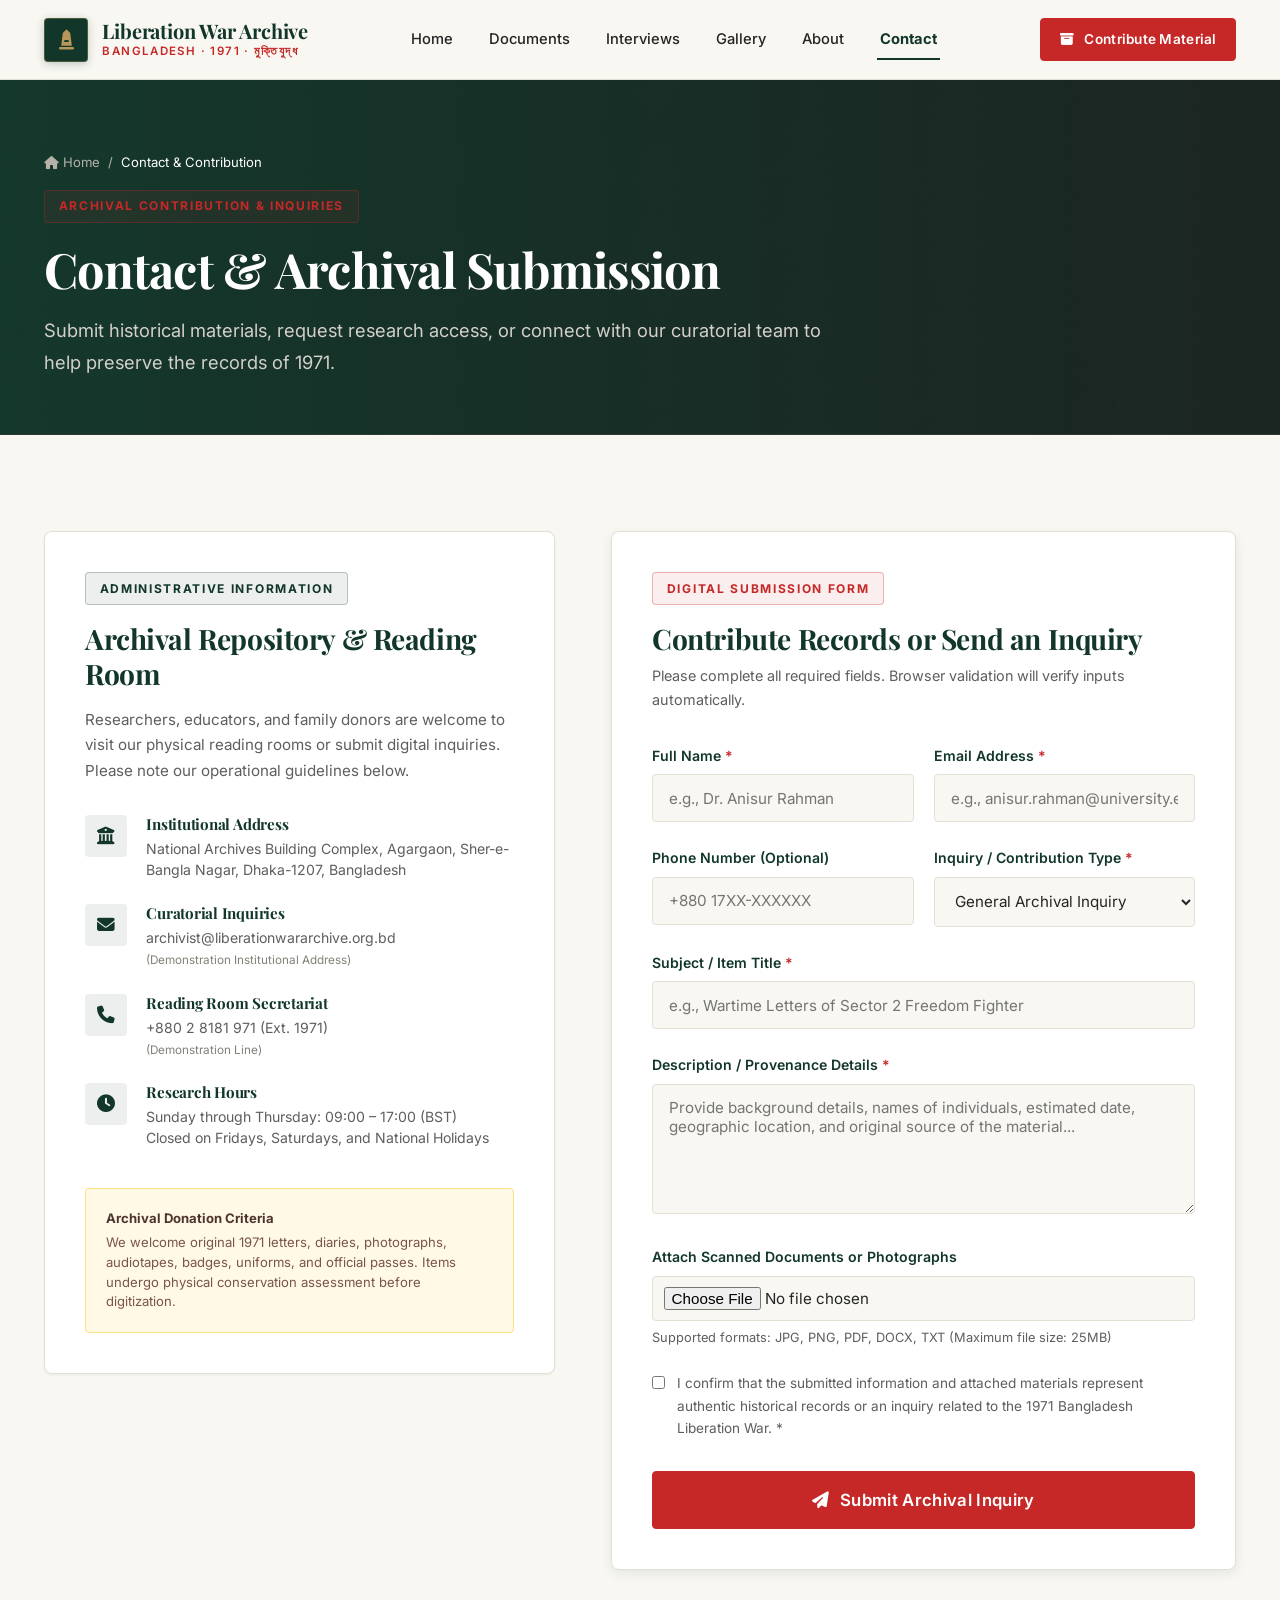
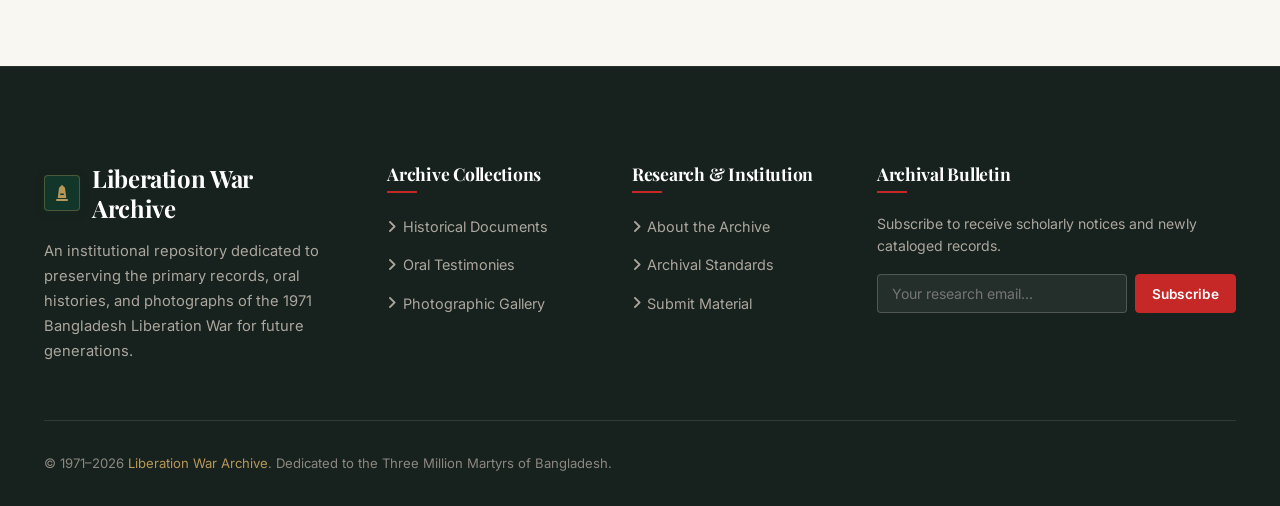
<file: contact.html>
<!DOCTYPE html>
<html lang="en">
<head>
  <meta charset="UTF-8">
  <meta name="viewport" content="width=device-width, initial-scale=1.0">
  <title>Contact & Archival Contribution | Liberation War Archive (1971)</title>
  <meta name="description" content="Submit historical records, donate 1971 photographs or oral history leads, and contact the curatorial staff of Liberation War Archive.">
  <meta name="keywords" content="Donate 1971 Photos, Archival Submission Bangladesh, Liberation War Research Inquiry, National Archives Dhaka">

  <!-- Favicon -->
  <link rel="icon" type="image/svg+xml" href="data:image/svg+xml,%3Csvg xmlns='http://www.w3.org/2000/svg' viewBox='0 0 24 24' fill='%2312372A'%3E%3Ccircle cx='12' cy='12' r='10' fill='%2312372A'/%3E%3Ccircle cx='12' cy='12' r='5' fill='%23C62828'/%3E%3C/svg%3E">

  <!-- Google Fonts -->
  <link rel="preconnect" href="https://fonts.googleapis.com">
  <link rel="preconnect" href="https://fonts.gstatic.com" crossorigin>
  <link href="https://fonts.googleapis.com/css2?family=Inter:wght@300;400;500;600;700&family=Noto+Sans+Bengali:wght@400;500;600;700&family=Playfair+Display:ital,wght@0,400;0,600;0,700;0,900;1,400;1,600&display=swap" rel="stylesheet">

  <!-- Font Awesome -->
  <link rel="stylesheet" href="https://cdnjs.cloudflare.com/ajax/libs/font-awesome/6.5.1/css/all.min.css">

  <!-- CSS -->
  <link rel="stylesheet" href="assets/css/style.css">
  <link rel="stylesheet" href="assets/css/responsive.css">
</head>
<body>

  <!-- Navigation Bar -->
  <header class="header-wrapper" id="siteHeader">
    <div class="container nav-container">
      <a href="index.html" class="brand-logo" aria-label="Liberation War Archive Home">
        <div class="brand-emblem">
          <i class="fa-solid fa-monument"></i>
        </div>
        <div class="brand-text">
          <span class="brand-title">Liberation War Archive</span>
          <span class="brand-subtitle">Bangladesh · 1971 · মুক্তিযুদ্ধ</span>
        </div>
      </a>

      <nav class="nav-menu" aria-label="Main Navigation">
        <a href="index.html" class="nav-link">Home</a>
        <a href="documents.html" class="nav-link">Documents</a>
        <a href="interviews.html" class="nav-link">Interviews</a>
        <a href="gallery.html" class="nav-link">Gallery</a>
        <a href="about.html" class="nav-link">About</a>
        <a href="contact.html" class="nav-link active">Contact</a>
      </nav>

      <div class="nav-actions">
        <a href="contact.html" class="btn btn-accent btn-sm nav-cta-btn">
          <i class="fa-solid fa-box-archive"></i> Contribute Material
        </a>
        <button class="hamburger-btn" aria-label="Toggle navigation menu" aria-expanded="false">
          <span class="hamburger-line"></span>
          <span class="hamburger-line"></span>
          <span class="hamburger-line"></span>
        </button>
      </div>
    </div>
  </header>

  <!-- Mobile Navigation Drawer -->
  <div class="mobile-nav-drawer" aria-label="Mobile Navigation Drawer">
    <ul class="mobile-nav-list">
      <li><a href="index.html" class="mobile-nav-link">Home <i class="fa-solid fa-chevron-right"></i></a></li>
      <li><a href="documents.html" class="mobile-nav-link">Documents <i class="fa-solid fa-chevron-right"></i></a></li>
      <li><a href="interviews.html" class="mobile-nav-link">Interviews <i class="fa-solid fa-chevron-right"></i></a></li>
      <li><a href="gallery.html" class="mobile-nav-link">Gallery <i class="fa-solid fa-chevron-right"></i></a></li>
      <li><a href="about.html" class="mobile-nav-link">About <i class="fa-solid fa-chevron-right"></i></a></li>
      <li><a href="contact.html" class="mobile-nav-link active">Contact <i class="fa-solid fa-chevron-right"></i></a></li>
    </ul>
  </div>

  <main>
    <!-- Page Header Banner -->
    <section class="page-header">
      <img src="assets/images/bhashani_eid_1971.jpg" alt="Contact & Archival Contribution" class="page-header-bg">
      <div class="page-header-overlay"></div>
      <div class="container">
        <div class="page-header-content">
          <nav class="breadcrumbs" aria-label="Breadcrumb">
            <a href="index.html"><i class="fa-solid fa-house"></i> Home</a>
            <span>/</span>
            <span style="color: var(--color-white);">Contact & Contribution</span>
          </nav>
          <span class="archival-tag archival-tag-red">Archival Contribution & Inquiries</span>
          <h1 class="page-header-title">Contact & Archival Submission</h1>
          <p class="page-header-desc">
            Submit historical materials, request research access, or connect with our curatorial team to help preserve the records of 1971.
          </p>
        </div>
      </div>
    </section>

    <!-- Main Contact & Form Section -->
    <section class="section">
      <div class="container">
        <div class="contact-grid">
          <!-- Left Column: Administrative Details -->
          <div class="contact-info-panel">
            <span class="archival-tag archival-tag-green">Administrative Information</span>
            <h3>Archival Repository & Reading Room</h3>
            <p class="contact-intro-text">
              Researchers, educators, and family donors are welcome to visit our physical reading rooms or submit digital inquiries. Please note our operational guidelines below.
            </p>

            <div class="contact-detail-list">
              <div class="contact-detail-item">
                <div class="contact-detail-icon">
                  <i class="fa-solid fa-building-columns"></i>
                </div>
                <div class="contact-detail-text">
                  <h5>Institutional Address</h5>
                  <p>National Archives Building Complex, Agargaon, Sher-e-Bangla Nagar, Dhaka-1207, Bangladesh</p>
                </div>
              </div>

              <div class="contact-detail-item">
                <div class="contact-detail-icon">
                  <i class="fa-solid fa-envelope"></i>
                </div>
                <div class="contact-detail-text">
                  <h5>Curatorial Inquiries</h5>
                  <p>archivist@liberationwararchive.org.bd<br><small style="color: var(--color-text-light);">(Demonstration Institutional Address)</small></p>
                </div>
              </div>

              <div class="contact-detail-item">
                <div class="contact-detail-icon">
                  <i class="fa-solid fa-phone"></i>
                </div>
                <div class="contact-detail-text">
                  <h5>Reading Room Secretariat</h5>
                  <p>+880 2 8181 971 (Ext. 1971)<br><small style="color: var(--color-text-light);">(Demonstration Line)</small></p>
                </div>
              </div>

              <div class="contact-detail-item" id="reading-room">
                <div class="contact-detail-icon">
                  <i class="fa-solid fa-clock"></i>
                </div>
                <div class="contact-detail-text">
                  <h5>Research Hours</h5>
                  <p>Sunday through Thursday: 09:00 – 17:00 (BST)<br>Closed on Fridays, Saturdays, and National Holidays</p>
                </div>
              </div>
            </div>

            <div class="archival-notice-box">
              <strong>Archival Donation Criteria</strong>
              We welcome original 1971 letters, diaries, photographs, audiotapes, badges, uniforms, and official passes. Items undergo physical conservation assessment before digitization.
            </div>
          </div>

          <!-- Right Column: Clean Form with Native HTML5 Validation -->
          <div class="contact-form-card">
            <span class="archival-tag archival-tag-red">Digital Submission Form</span>
            <h3 style="margin-bottom: 0.5rem;">Contribute Records or Send an Inquiry</h3>
            <p style="font-size: 0.9rem; color: var(--color-text-muted); margin-bottom: 2rem;">
              Please complete all required fields. Browser validation will verify inputs automatically.
            </p>

            <!-- Success Box (Initially Hidden, shown on submit) -->
            <div id="formSuccessMsg" style="display: none; background: #E8F5E9; border: 1.5px solid #4CAF50; border-radius: var(--radius-sm); padding: 1.5rem; margin-bottom: 2rem;">
              <div style="display: flex; gap: 0.75rem; align-items: center; color: #2E7D32; font-weight: 700; font-size: 1.15rem; margin-bottom: 0.5rem;">
                <i class="fa-solid fa-circle-check" style="font-size: 1.5rem;"></i> Submission Received Successfully!
              </div>
              <p style="color: #1B5E20; font-size: 0.92rem; margin-bottom: 0.75rem;">
                Your archival inquiry has been registered. Archival Tracking Number: <strong id="receiptTrackingId" style="font-family: monospace; font-size: 1.05rem;">LWA-1971-XXXX</strong>
              </p>
              <div style="font-size: 0.8rem; color: #33691E;">
                <em>Notice: In this frontend demonstration, submission is processed locally. Live institutional deployment routes materials to secure archival storage.</em>
              </div>
            </div>

            <form id="archiveContactForm">
              <div class="form-row">
                <div class="form-group">
                  <label for="contactFullName" class="form-label">Full Name <span class="required">*</span></label>
                  <input type="text" id="contactFullName" class="form-control" placeholder="e.g., Dr. Anisur Rahman" required minlength="3">
                </div>
                <div class="form-group">
                  <label for="contactEmail" class="form-label">Email Address <span class="required">*</span></label>
                  <input type="email" id="contactEmail" class="form-control" placeholder="e.g., anisur.rahman@university.edu" required>
                </div>
              </div>

              <div class="form-row">
                <div class="form-group">
                  <label for="contactPhone" class="form-label">Phone Number (Optional)</label>
                  <input type="tel" id="contactPhone" class="form-control" placeholder="+880 17XX-XXXXXX">
                </div>
                <div class="form-group">
                  <label for="contactType" class="form-label">Inquiry / Contribution Type <span class="required">*</span></label>
                  <select id="contactType" class="form-control" style="cursor: pointer;">
                    <option value="General Inquiry">General Archival Inquiry</option>
                    <option value="Document Donation">Document Donation (Letters, Gazettes)</option>
                    <option value="Photo Submission">Historical Photograph Submission</option>
                    <option value="Oral History Lead">Oral History Lead / Interview Subject</option>
                    <option value="Academic Research">Academic Research Access Request</option>
                  </select>
                </div>
              </div>

              <div class="form-group">
                <label for="contactSubject" class="form-label">Subject / Item Title <span class="required">*</span></label>
                <input type="text" id="contactSubject" class="form-control" placeholder="e.g., Wartime Letters of Sector 2 Freedom Fighter" required minlength="4">
              </div>

              <div class="form-group">
                <label for="contactMessage" class="form-label">Description / Provenance Details <span class="required">*</span></label>
                <textarea id="contactMessage" class="form-control" placeholder="Provide background details, names of individuals, estimated date, geographic location, and original source of the material..." required minlength="10"></textarea>
              </div>

              <!-- Native HTML5 File Upload Field -->
              <div class="form-group">
                <label for="contactFile" class="form-label">Attach Scanned Documents or Photographs</label>
                <input type="file" id="contactFile" class="form-control" accept=".jpg,.jpeg,.png,.pdf,.docx,.txt" style="background: var(--color-bg); padding: 0.65rem;">
                <small style="color: var(--color-text-muted); font-size: 0.8rem; display: block; margin-top: 0.35rem;">
                  Supported formats: JPG, PNG, PDF, DOCX, TXT (Maximum file size: 25MB)
                </small>
              </div>

              <!-- Declaration Checkbox -->
              <div class="form-group" style="margin-top: 1.5rem;">
                <label class="form-checkbox-label">
                  <input type="checkbox" id="contactDeclaration" required>
                  <span>I confirm that the submitted information and attached materials represent authentic historical records or an inquiry related to the 1971 Bangladesh Liberation War. <span class="required">*</span></span>
                </label>
              </div>

              <div style="margin-top: 2rem;">
                <button type="submit" class="btn btn-accent btn-lg" style="width: 100%;">
                  <i class="fa-solid fa-paper-plane"></i> Submit Archival Inquiry
                </button>
              </div>
            </form>
          </div>
        </div>
      </div>
    </section>
  </main>

  <!-- Footer Component -->
  <footer class="archive-footer">
    <div class="container">
      <div class="footer-top-grid">
        <div class="footer-brand">
          <div style="display: flex; align-items: center; gap: 0.75rem; margin-bottom: 0.75rem;">
            <div class="brand-emblem" style="width: 36px; height: 36px; font-size: 1rem;">
              <i class="fa-solid fa-monument"></i>
            </div>
            <h3 style="margin-bottom: 0;">Liberation War Archive</h3>
          </div>
          <p>
            An institutional repository dedicated to preserving the primary records, oral histories, and photographs of the 1971 Bangladesh Liberation War for future generations.
          </p>
        </div>

        <div class="footer-col">
          <h4>Archive Collections</h4>
          <ul class="footer-links-list">
            <li><a href="documents.html" class="footer-link"><i class="fa-solid fa-angle-right"></i> Historical Documents</a></li>
            <li><a href="interviews.html" class="footer-link"><i class="fa-solid fa-angle-right"></i> Oral Testimonies</a></li>
            <li><a href="gallery.html" class="footer-link"><i class="fa-solid fa-angle-right"></i> Photographic Gallery</a></li>
          </ul>
        </div>

        <div class="footer-col">
          <h4>Research & Institution</h4>
          <ul class="footer-links-list">
            <li><a href="about.html" class="footer-link"><i class="fa-solid fa-angle-right"></i> About the Archive</a></li>
            <li><a href="about.html#methodology" class="footer-link"><i class="fa-solid fa-angle-right"></i> Archival Standards</a></li>
            <li><a href="contact.html" class="footer-link"><i class="fa-solid fa-angle-right"></i> Submit Material</a></li>
          </ul>
        </div>

        <div class="footer-col footer-newsletter-box">
          <h4>Archival Bulletin</h4>
          <p>Subscribe to receive scholarly notices and newly cataloged records.</p>
          <form class="footer-newsletter-form" onsubmit="event.preventDefault(); alert('Thank you for subscribing to archive updates.'); this.reset();">
            <input type="email" class="footer-newsletter-input" placeholder="Your research email..." required>
            <button type="submit" class="btn btn-accent btn-sm">Subscribe</button>
          </form>
        </div>
      </div>

      <div class="footer-bottom-bar">
        <div class="footer-copyright">
          © 1971–2026 <span>Liberation War Archive</span>. Dedicated to the Three Million Martyrs of Bangladesh.
        </div>
      </div>
    </div>
  </footer>

  <button class="back-to-top-btn" aria-label="Back to top">
    <i class="fa-solid fa-arrow-up"></i>
  </button>

  <!-- Only 1 Simple Global Script -->
  <script src="assets/js/main.js"></script>
</body>
</html>
</file>
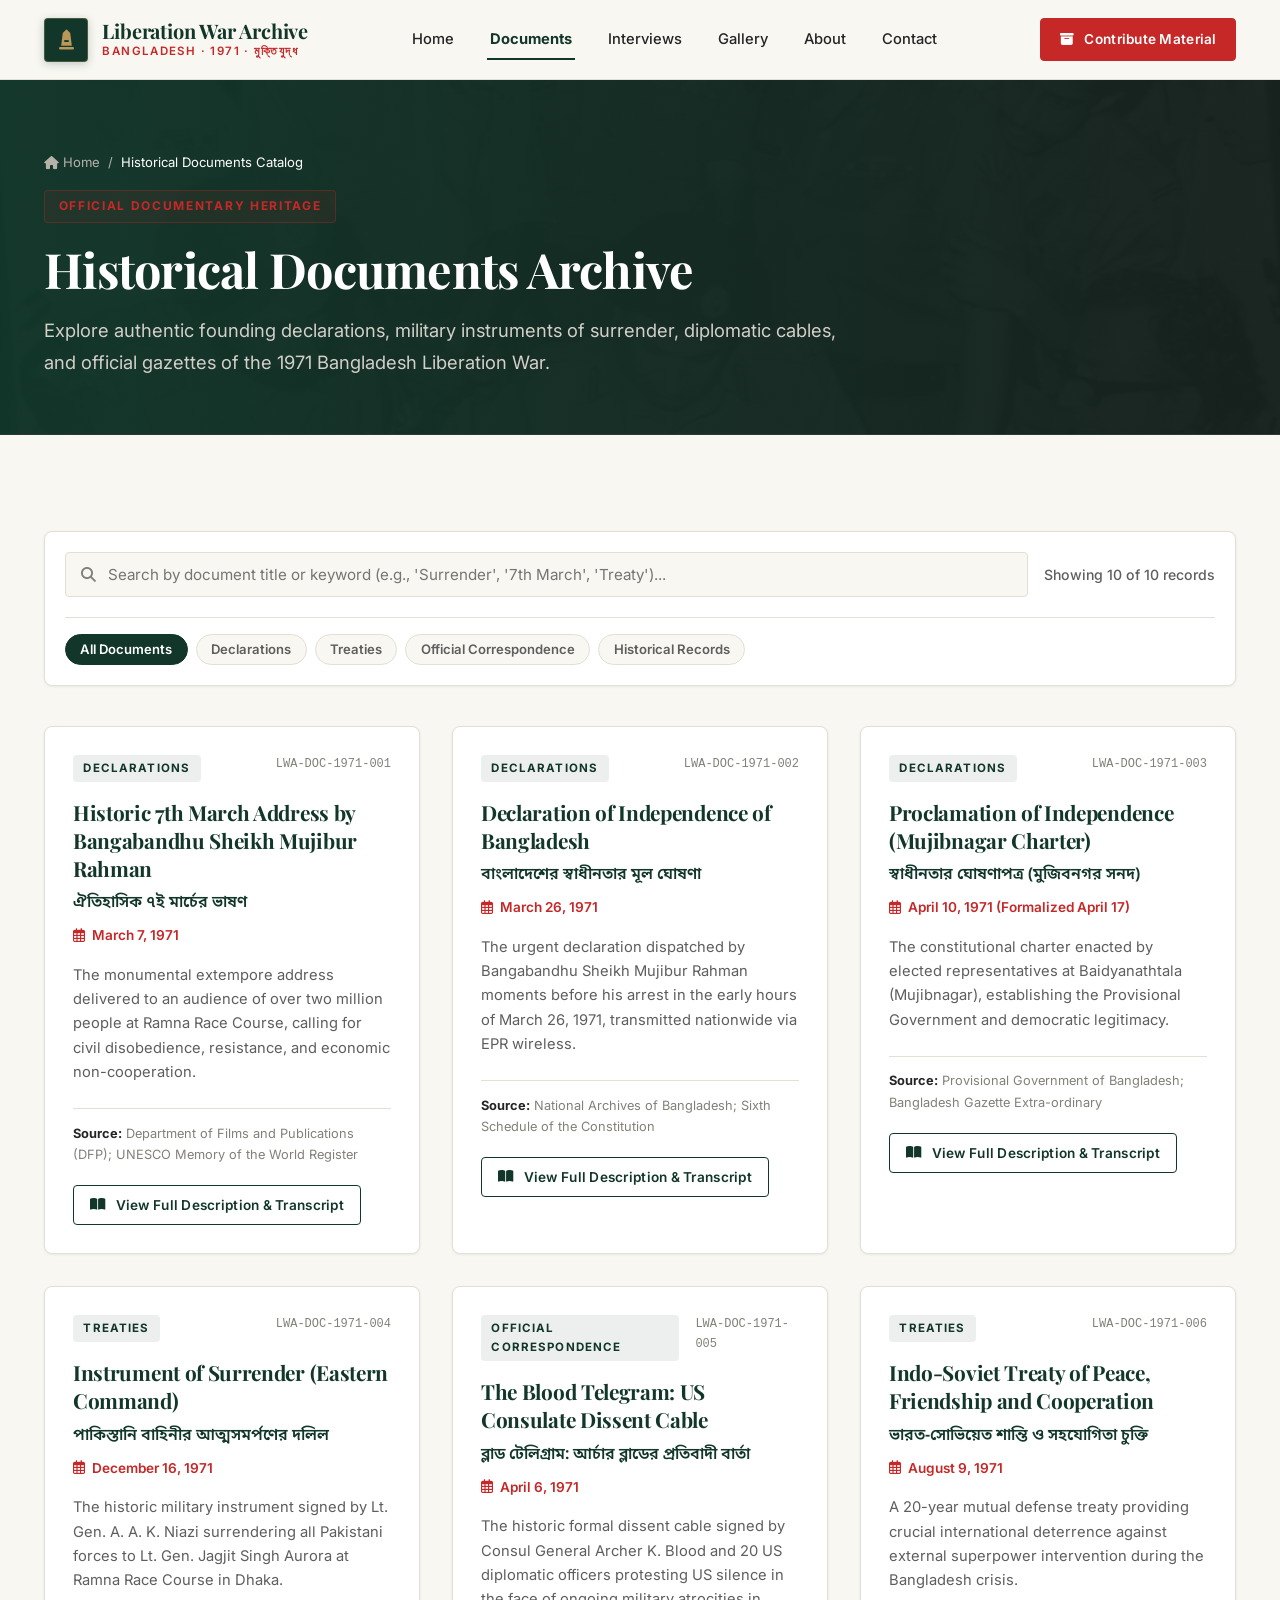
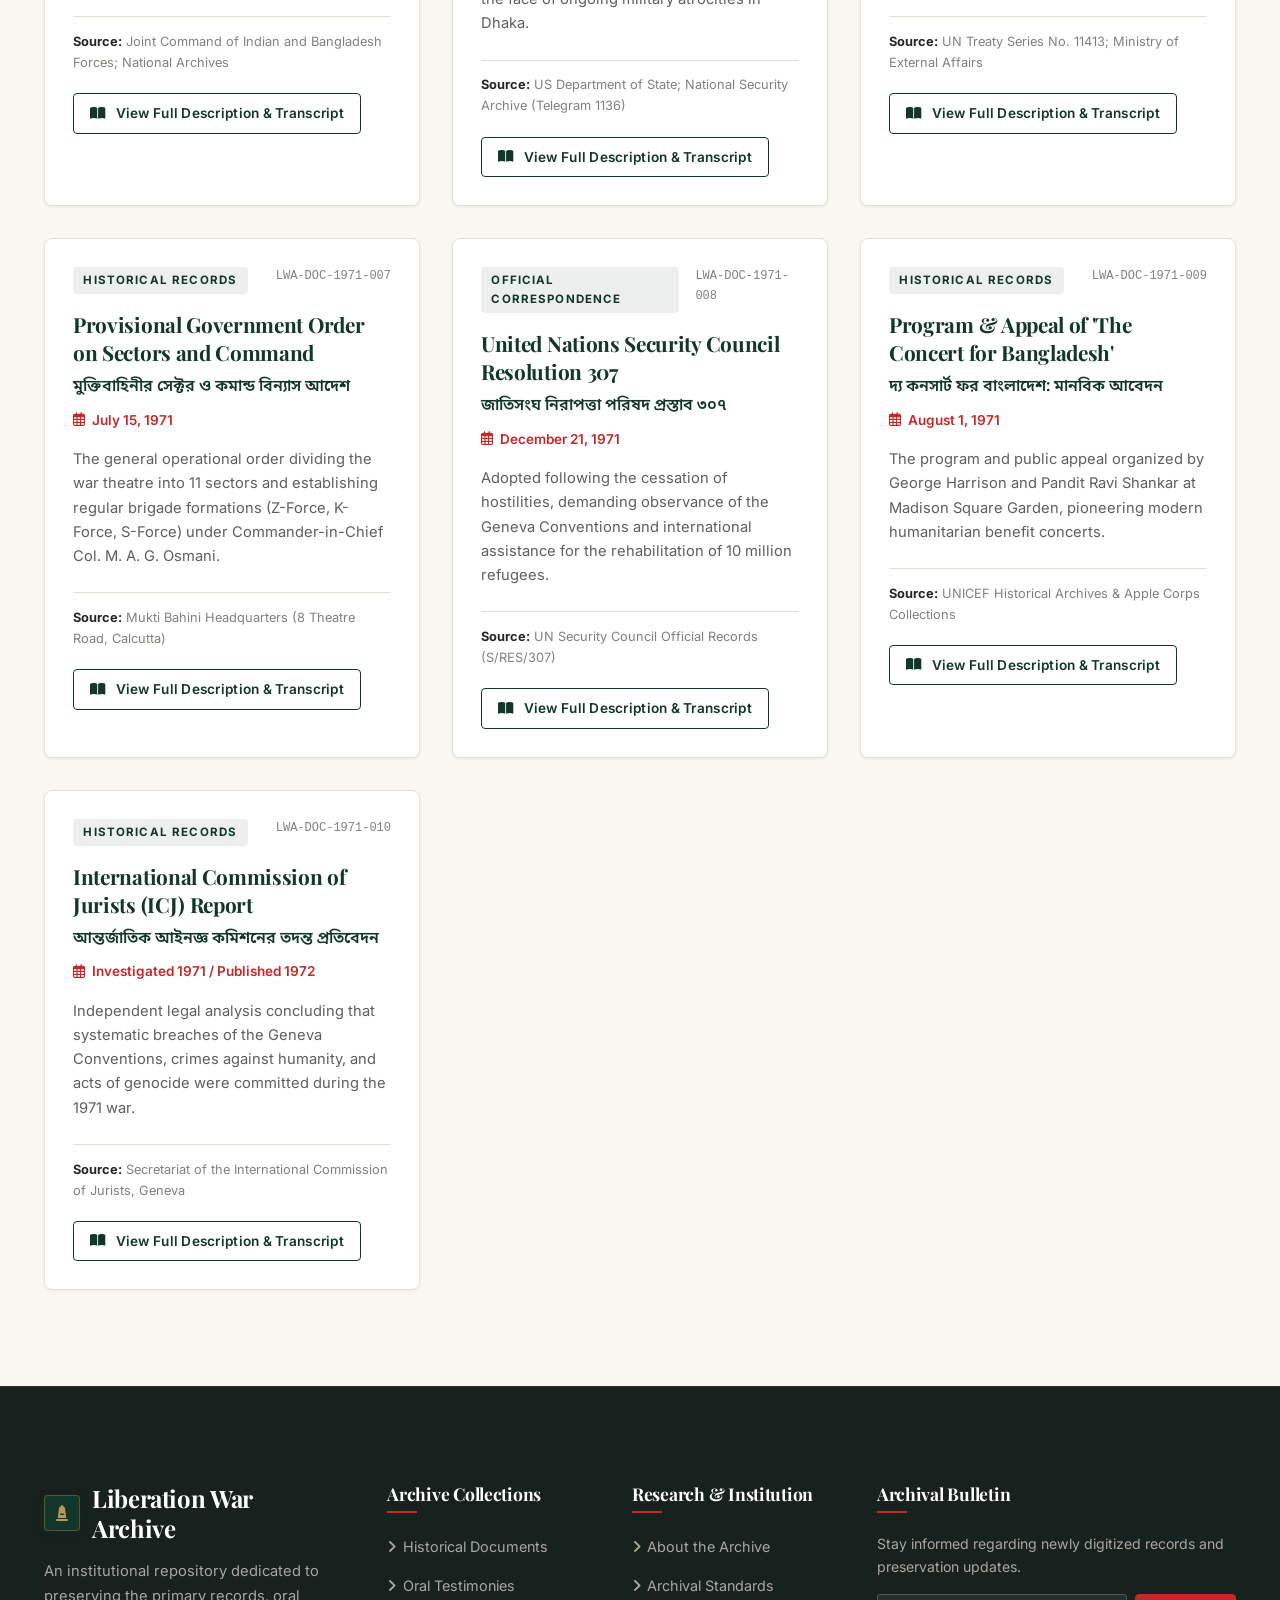
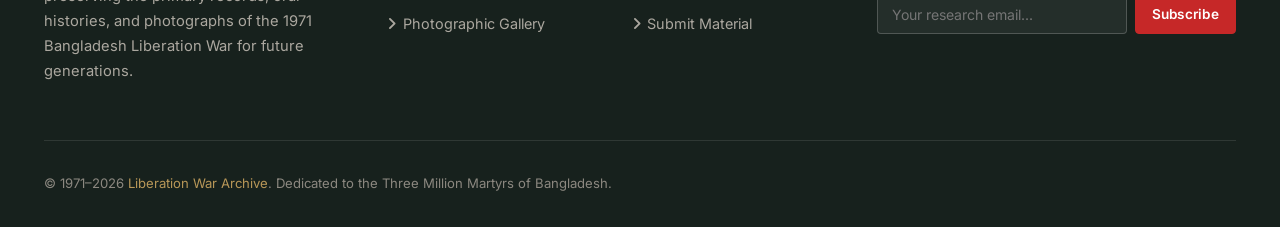
<file: documents.html>
<!DOCTYPE html>
<html lang="en">
<head>
  <meta charset="UTF-8">
  <meta name="viewport" content="width=device-width, initial-scale=1.0">
  <title>Historical Documents Catalog | Liberation War Archive (1971)</title>
  <meta name="description" content="Searchable and filterable catalog of authentic declarations, treaties, official correspondence, and historical records of the 1971 Bangladesh Liberation War.">
  <meta name="keywords" content="1971 Documents, 7th March Address, Proclamation of Independence, Instrument of Surrender, Blood Telegram, Mujibnagar Government Records">

  <!-- Favicon -->
  <link rel="icon" type="image/svg+xml" href="data:image/svg+xml,%3Csvg xmlns='http://www.w3.org/2000/svg' viewBox='0 0 24 24' fill='%2312372A'%3E%3Ccircle cx='12' cy='12' r='10' fill='%2312372A'/%3E%3Ccircle cx='12' cy='12' r='5' fill='%23C62828'/%3E%3C/svg%3E">

  <!-- Google Fonts -->
  <link rel="preconnect" href="https://fonts.googleapis.com">
  <link rel="preconnect" href="https://fonts.gstatic.com" crossorigin>
  <link href="https://fonts.googleapis.com/css2?family=Inter:wght@300;400;500;600;700&family=Noto+Sans+Bengali:wght@400;500;600;700&family=Playfair+Display:ital,wght@0,400;0,600;0,700;0,900;1,400;1,600&display=swap" rel="stylesheet">

  <!-- Font Awesome -->
  <link rel="stylesheet" href="https://cdnjs.cloudflare.com/ajax/libs/font-awesome/6.5.1/css/all.min.css">

  <!-- CSS -->
  <link rel="stylesheet" href="assets/css/style.css">
  <link rel="stylesheet" href="assets/css/responsive.css">
</head>
<body>

  <!-- Navigation Bar -->
  <header class="header-wrapper" id="siteHeader">
    <div class="container nav-container">
      <a href="index.html" class="brand-logo" aria-label="Liberation War Archive Home">
        <div class="brand-emblem">
          <i class="fa-solid fa-monument"></i>
        </div>
        <div class="brand-text">
          <span class="brand-title">Liberation War Archive</span>
          <span class="brand-subtitle">Bangladesh · 1971 · মুক্তিযুদ্ধ</span>
        </div>
      </a>

      <nav class="nav-menu" aria-label="Main Navigation">
        <a href="index.html" class="nav-link">Home</a>
        <a href="documents.html" class="nav-link active">Documents</a>
        <a href="interviews.html" class="nav-link">Interviews</a>
        <a href="gallery.html" class="nav-link">Gallery</a>
        <a href="about.html" class="nav-link">About</a>
        <a href="contact.html" class="nav-link">Contact</a>
      </nav>

      <div class="nav-actions">
        <a href="contact.html" class="btn btn-accent btn-sm nav-cta-btn">
          <i class="fa-solid fa-box-archive"></i> Contribute Material
        </a>
        <button class="hamburger-btn" aria-label="Toggle navigation menu" aria-expanded="false">
          <span class="hamburger-line"></span>
          <span class="hamburger-line"></span>
          <span class="hamburger-line"></span>
        </button>
      </div>
    </div>
  </header>

  <!-- Mobile Navigation Drawer -->
  <div class="mobile-nav-drawer" aria-label="Mobile Navigation Drawer">
    <ul class="mobile-nav-list">
      <li><a href="index.html" class="mobile-nav-link">Home <i class="fa-solid fa-chevron-right"></i></a></li>
      <li><a href="documents.html" class="mobile-nav-link active">Documents <i class="fa-solid fa-chevron-right"></i></a></li>
      <li><a href="interviews.html" class="mobile-nav-link">Interviews <i class="fa-solid fa-chevron-right"></i></a></li>
      <li><a href="gallery.html" class="mobile-nav-link">Gallery <i class="fa-solid fa-chevron-right"></i></a></li>
      <li><a href="about.html" class="mobile-nav-link">About <i class="fa-solid fa-chevron-right"></i></a></li>
      <li><a href="contact.html" class="mobile-nav-link">Contact <i class="fa-solid fa-chevron-right"></i></a></li>
    </ul>
  </div>

  <main>
    <!-- Page Header Banner -->
    <section class="page-header">
      <img src="assets/images/instrument_of_surrender_doc.jpg" alt="Historical Documents Archive" class="page-header-bg">
      <div class="page-header-overlay"></div>
      <div class="container">
        <div class="page-header-content">
          <nav class="breadcrumbs" aria-label="Breadcrumb">
            <a href="index.html"><i class="fa-solid fa-house"></i> Home</a>
            <span>/</span>
            <span style="color: var(--color-white);">Historical Documents Catalog</span>
          </nav>
          <span class="archival-tag archival-tag-red">Official Documentary Heritage</span>
          <h1 class="page-header-title">Historical Documents Archive</h1>
          <p class="page-header-desc">
            Explore authentic founding declarations, military instruments of surrender, diplomatic cables, and official gazettes of the 1971 Bangladesh Liberation War.
          </p>
        </div>
      </div>
    </section>

    <!-- Documents Section -->
    <section class="section">
      <div class="container">
        <!-- Search & Filter Toolbar -->
        <div class="archive-toolbar">
          <div class="toolbar-primary-row">
            <div class="archive-search-box">
              <i class="fa-solid fa-magnifying-glass"></i>
              <input type="text" id="docSearchInput" class="archive-search-input" placeholder="Search by document title or keyword (e.g., 'Surrender', '7th March', 'Treaty')...">
            </div>
            <div id="docResultsCount" class="toolbar-results-status">Showing 10 of 10 records</div>
          </div>

          <div class="toolbar-secondary-row">
            <!-- Category Pills -->
            <div class="filter-pills-group" role="tablist">
              <button class="filter-pill doc-category-pill active" data-category="all">All Documents</button>
              <button class="filter-pill doc-category-pill" data-category="declarations">Declarations</button>
              <button class="filter-pill doc-category-pill" data-category="treaties">Treaties</button>
              <button class="filter-pill doc-category-pill" data-category="correspondence">Official Correspondence</button>
              <button class="filter-pill doc-category-pill" data-category="records">Historical Records</button>
            </div>
          </div>
        </div>

        <!-- Documents Catalog Container (Direct Semantic HTML) -->
        <div id="documentsCatalogContainer" class="documents-grid">

          <!-- Document 1: 7th March Speech -->
          <article class="doc-card" data-category="declarations">
            <div class="doc-card-body">
              <div class="doc-card-header">
                <span class="doc-meta-badge">Declarations</span>
                <span class="doc-ref-code">LWA-DOC-1971-001</span>
              </div>
              <h3 class="doc-card-title">Historic 7th March Address by Bangabandhu Sheikh Mujibur Rahman</h3>
              <p class="bengali-text" style="font-weight: 600; color: var(--color-primary); margin-bottom: 0.5rem;">ঐতিহাসিক ৭ই মার্চের ভাষণ</p>
              <div class="doc-card-date">
                <i class="fa-regular fa-calendar-days"></i> March 7, 1971
              </div>
              <p class="doc-card-excerpt">
                The monumental extempore address delivered to an audience of over two million people at Ramna Race Course, calling for civil disobedience, resistance, and economic non-cooperation.
              </p>
              <div class="doc-card-source">
                <strong>Source:</strong> Department of Films and Publications (DFP); UNESCO Memory of the World Register
              </div>

              <!-- Native HTML Expandable Details (0 JS needed) -->
              <details style="margin-top: 1.25rem;">
                <summary class="btn btn-outline btn-sm" style="cursor: pointer; display: inline-flex;">
                  <i class="fa-solid fa-book-open"></i> View Full Description & Transcript
                </summary>
                <div style="background: var(--color-bg); border: 1px solid var(--color-border); border-radius: var(--radius-sm); padding: 1.25rem; margin-top: 1rem; font-size: 0.92rem; line-height: 1.7;">
                  <h4 style="margin-bottom: 0.5rem; color: var(--color-primary);">Historical Excerpt</h4>
                  <p style="font-family: Georgia, serif; font-style: italic;">
                    "The struggle this time is the struggle for our emancipation! The struggle this time is the struggle for our independence! Turn every house into a fortress; face the enemy with whatever you have..."
                  </p>
                  <div style="margin-top: 1rem; font-size: 0.85rem; color: var(--color-text-muted);">
                    <strong>Classification:</strong> World Documentary Heritage · <strong>Location:</strong> Ramna Race Course (Dhaka)
                  </div>
                </div>
              </details>
            </div>
          </article>

          <!-- Document 2: Declaration of Independence -->
          <article class="doc-card" data-category="declarations">
            <div class="doc-card-body">
              <div class="doc-card-header">
                <span class="doc-meta-badge">Declarations</span>
                <span class="doc-ref-code">LWA-DOC-1971-002</span>
              </div>
              <h3 class="doc-card-title">Declaration of Independence of Bangladesh</h3>
              <p class="bengali-text" style="font-weight: 600; color: var(--color-primary); margin-bottom: 0.5rem;">বাংলাদেশের স্বাধীনতার মূল ঘোষণা</p>
              <div class="doc-card-date">
                <i class="fa-regular fa-calendar-days"></i> March 26, 1971
              </div>
              <p class="doc-card-excerpt">
                The urgent declaration dispatched by Bangabandhu Sheikh Mujibur Rahman moments before his arrest in the early hours of March 26, 1971, transmitted nationwide via EPR wireless.
              </p>
              <div class="doc-card-source">
                <strong>Source:</strong> National Archives of Bangladesh; Sixth Schedule of the Constitution
              </div>

              <details style="margin-top: 1.25rem;">
                <summary class="btn btn-outline btn-sm" style="cursor: pointer; display: inline-flex;">
                  <i class="fa-solid fa-book-open"></i> View Full Description & Transcript
                </summary>
                <div style="background: var(--color-bg); border: 1px solid var(--color-border); border-radius: var(--radius-sm); padding: 1.25rem; margin-top: 1rem; font-size: 0.92rem; line-height: 1.7;">
                  <h4 style="margin-bottom: 0.5rem; color: var(--color-primary);">Original Message</h4>
                  <p style="font-family: Georgia, serif; font-style: italic;">
                    "This may be my last message: from today Bangladesh is independent. I call upon the people of Bangladesh wherever you might be and with whatever you have, to resist the army of occupation to the last..."
                  </p>
                  <div style="margin-top: 1rem; font-size: 0.85rem; color: var(--color-text-muted);">
                    <strong>Signatory:</strong> Sheikh Mujibur Rahman · <strong>Transmission:</strong> EPR Wireless Network
                  </div>
                </div>
              </details>
            </div>
          </article>

          <!-- Document 3: Proclamation of Independence -->
          <article class="doc-card" data-category="declarations">
            <div class="doc-card-body">
              <div class="doc-card-header">
                <span class="doc-meta-badge">Declarations</span>
                <span class="doc-ref-code">LWA-DOC-1971-003</span>
              </div>
              <h3 class="doc-card-title">Proclamation of Independence (Mujibnagar Charter)</h3>
              <p class="bengali-text" style="font-weight: 600; color: var(--color-primary); margin-bottom: 0.5rem;">স্বাধীনতার ঘোষণাপত্র (মুজিবনগর সনদ)</p>
              <div class="doc-card-date">
                <i class="fa-regular fa-calendar-days"></i> April 10, 1971 (Formalized April 17)
              </div>
              <p class="doc-card-excerpt">
                The constitutional charter enacted by elected representatives at Baidyanathtala (Mujibnagar), establishing the Provisional Government and democratic legitimacy.
              </p>
              <div class="doc-card-source">
                <strong>Source:</strong> Provisional Government of Bangladesh; Bangladesh Gazette Extra-ordinary
              </div>

              <details style="margin-top: 1.25rem;">
                <summary class="btn btn-outline btn-sm" style="cursor: pointer; display: inline-flex;">
                  <i class="fa-solid fa-book-open"></i> View Full Description & Transcript
                </summary>
                <div style="background: var(--color-bg); border: 1px solid var(--color-border); border-radius: var(--radius-sm); padding: 1.25rem; margin-top: 1rem; font-size: 0.92rem; line-height: 1.7;">
                  <h4 style="margin-bottom: 0.5rem; color: var(--color-primary);">Founding Principles</h4>
                  <p>
                    The Proclamation of Independence affirmed equality, human dignity, and social justice as the three fundamental pillars of the sovereign state of Bangladesh.
                  </p>
                  <div style="margin-top: 1rem; font-size: 0.85rem; color: var(--color-text-muted);">
                    <strong>Location:</strong> Baidyanathtala (Meherpur) · <strong>Signatory:</strong> Constituent Assembly of Bangladesh
                  </div>
                </div>
              </details>
            </div>
          </article>

          <!-- Document 4: Instrument of Surrender -->
          <article class="doc-card" data-category="treaties">
            <div class="doc-card-body">
              <div class="doc-card-header">
                <span class="doc-meta-badge">Treaties</span>
                <span class="doc-ref-code">LWA-DOC-1971-004</span>
              </div>
              <h3 class="doc-card-title">Instrument of Surrender (Eastern Command)</h3>
              <p class="bengali-text" style="font-weight: 600; color: var(--color-primary); margin-bottom: 0.5rem;">পাকিস্তানি বাহিনীর আত্মসমর্পণের দলিল</p>
              <div class="doc-card-date">
                <i class="fa-regular fa-calendar-days"></i> December 16, 1971
              </div>
              <p class="doc-card-excerpt">
                The historic military instrument signed by Lt. Gen. A. A. K. Niazi surrendering all Pakistani forces to Lt. Gen. Jagjit Singh Aurora at Ramna Race Course in Dhaka.
              </p>
              <div class="doc-card-source">
                <strong>Source:</strong> Joint Command of Indian and Bangladesh Forces; National Archives
              </div>

              <details style="margin-top: 1.25rem;">
                <summary class="btn btn-outline btn-sm" style="cursor: pointer; display: inline-flex;">
                  <i class="fa-solid fa-book-open"></i> View Full Description & Transcript
                </summary>
                <div style="background: var(--color-bg); border: 1px solid var(--color-border); border-radius: var(--radius-sm); padding: 1.25rem; margin-top: 1rem; font-size: 0.92rem; line-height: 1.7;">
                  <h4 style="margin-bottom: 0.5rem; color: var(--color-primary);">Official Text Excerpt</h4>
                  <p style="font-family: Georgia, serif; font-style: italic;">
                    "The PAKISTAN Eastern Command agree to surrender all PAKISTAN Armed Forces in BANGLA DESH to Lieutenant-General JAGJIT SINGH AURORA... Disobedience of orders will be regarded as a breach of the surrender terms..."
                  </p>
                  <div style="margin-top: 1rem; font-size: 0.85rem; color: var(--color-text-muted);">
                    <strong>Signatories:</strong> Lt. Gen. A. A. K. Niazi & Lt. Gen. Jagjit Singh Aurora · <strong>Time:</strong> 16:31 IST
                  </div>
                </div>
              </details>
            </div>
          </article>

          <!-- Document 5: The Blood Telegram -->
          <article class="doc-card" data-category="correspondence">
            <div class="doc-card-body">
              <div class="doc-card-header">
                <span class="doc-meta-badge">Official Correspondence</span>
                <span class="doc-ref-code">LWA-DOC-1971-005</span>
              </div>
              <h3 class="doc-card-title">The Blood Telegram: US Consulate Dissent Cable</h3>
              <p class="bengali-text" style="font-weight: 600; color: var(--color-primary); margin-bottom: 0.5rem;">ব্লাড টেলিগ্রাম: আর্চার ব্লাডের প্রতিবাদী বার্তা</p>
              <div class="doc-card-date">
                <i class="fa-regular fa-calendar-days"></i> April 6, 1971
              </div>
              <p class="doc-card-excerpt">
                The historic formal dissent cable signed by Consul General Archer K. Blood and 20 US diplomatic officers protesting US silence in the face of ongoing military atrocities in Dhaka.
              </p>
              <div class="doc-card-source">
                <strong>Source:</strong> US Department of State; National Security Archive (Telegram 1136)
              </div>

              <details style="margin-top: 1.25rem;">
                <summary class="btn btn-outline btn-sm" style="cursor: pointer; display: inline-flex;">
                  <i class="fa-solid fa-book-open"></i> View Full Description & Transcript
                </summary>
                <div style="background: var(--color-bg); border: 1px solid var(--color-border); border-radius: var(--radius-sm); padding: 1.25rem; margin-top: 1rem; font-size: 0.92rem; line-height: 1.7;">
                  <h4 style="margin-bottom: 0.5rem; color: var(--color-primary);">Subject: Selective Genocide in East Pakistan</h4>
                  <p style="font-family: Georgia, serif; font-style: italic;">
                    "Our government has failed to denounce the suppression of democracy. Our government has failed to denounce atrocities... We believe this policy serves neither our moral standing nor our long-term interests in South Asia."
                  </p>
                  <div style="margin-top: 1rem; font-size: 0.85rem; color: var(--color-text-muted);">
                    <strong>Sender:</strong> Consul General Archer K. Blood · <strong>Declassified:</strong> US National Archives (NARA)
                  </div>
                </div>
              </details>
            </div>
          </article>

          <!-- Document 6: Indo-Soviet Treaty -->
          <article class="doc-card" data-category="treaties">
            <div class="doc-card-body">
              <div class="doc-card-header">
                <span class="doc-meta-badge">Treaties</span>
                <span class="doc-ref-code">LWA-DOC-1971-006</span>
              </div>
              <h3 class="doc-card-title">Indo-Soviet Treaty of Peace, Friendship and Cooperation</h3>
              <p class="bengali-text" style="font-weight: 600; color: var(--color-primary); margin-bottom: 0.5rem;">ভারত-সোভিয়েত শান্তি ও সহযোগিতা চুক্তি</p>
              <div class="doc-card-date">
                <i class="fa-regular fa-calendar-days"></i> August 9, 1971
              </div>
              <p class="doc-card-excerpt">
                A 20-year mutual defense treaty providing crucial international deterrence against external superpower intervention during the Bangladesh crisis.
              </p>
              <div class="doc-card-source">
                <strong>Source:</strong> UN Treaty Series No. 11413; Ministry of External Affairs
              </div>

              <details style="margin-top: 1.25rem;">
                <summary class="btn btn-outline btn-sm" style="cursor: pointer; display: inline-flex;">
                  <i class="fa-solid fa-book-open"></i> View Full Description & Transcript
                </summary>
                <div style="background: var(--color-bg); border: 1px solid var(--color-border); border-radius: var(--radius-sm); padding: 1.25rem; margin-top: 1rem; font-size: 0.92rem; line-height: 1.7;">
                  <h4 style="margin-bottom: 0.5rem; color: var(--color-primary);">Article IX Strategic Deterrence</h4>
                  <p>
                    The treaty obliged mutual consultations in case of attack, effectively neutralizing direct naval or border intervention by third parties during the war.
                  </p>
                  <div style="margin-top: 1rem; font-size: 0.85rem; color: var(--color-text-muted);">
                    <strong>Signatories:</strong> Sardar Swaran Singh (India) & Andrei Gromyko (USSR)
                  </div>
                </div>
              </details>
            </div>
          </article>

          <!-- Document 7: War Sectors Order -->
          <article class="doc-card" data-category="records">
            <div class="doc-card-body">
              <div class="doc-card-header">
                <span class="doc-meta-badge">Historical Records</span>
                <span class="doc-ref-code">LWA-DOC-1971-007</span>
              </div>
              <h3 class="doc-card-title">Provisional Government Order on Sectors and Command</h3>
              <p class="bengali-text" style="font-weight: 600; color: var(--color-primary); margin-bottom: 0.5rem;">মুক্তিবাহিনীর সেক্টর ও কমান্ড বিন্যাস আদেশ</p>
              <div class="doc-card-date">
                <i class="fa-regular fa-calendar-days"></i> July 15, 1971
              </div>
              <p class="doc-card-excerpt">
                The general operational order dividing the war theatre into 11 sectors and establishing regular brigade formations (Z-Force, K-Force, S-Force) under Commander-in-Chief Col. M. A. G. Osmani.
              </p>
              <div class="doc-card-source">
                <strong>Source:</strong> Mukti Bahini Headquarters (8 Theatre Road, Calcutta)
              </div>

              <details style="margin-top: 1.25rem;">
                <summary class="btn btn-outline btn-sm" style="cursor: pointer; display: inline-flex;">
                  <i class="fa-solid fa-book-open"></i> View Full Description & Transcript
                </summary>
                <div style="background: var(--color-bg); border: 1px solid var(--color-border); border-radius: var(--radius-sm); padding: 1.25rem; margin-top: 1rem; font-size: 0.92rem; line-height: 1.7;">
                  <h4 style="margin-bottom: 0.5rem; color: var(--color-primary);">Operational Structure</h4>
                  <p>
                    Established 11 operational sectors along Bangladesh borders and riverine routes, coordinating guerrilla warfare with regular armed battalions.
                  </p>
                  <div style="margin-top: 1rem; font-size: 0.85rem; color: var(--color-text-muted);">
                    <strong>Commander-in-Chief:</strong> Col. M. A. G. Osmani · <strong>Prime Minister:</strong> Tajuddin Ahmad
                  </div>
                </div>
              </details>
            </div>
          </article>

          <!-- Document 8: UN Resolution 307 -->
          <article class="doc-card" data-category="correspondence">
            <div class="doc-card-body">
              <div class="doc-card-header">
                <span class="doc-meta-badge">Official Correspondence</span>
                <span class="doc-ref-code">LWA-DOC-1971-008</span>
              </div>
              <h3 class="doc-card-title">United Nations Security Council Resolution 307</h3>
              <p class="bengali-text" style="font-weight: 600; color: var(--color-primary); margin-bottom: 0.5rem;">জাতিসংঘ নিরাপত্তা পরিষদ প্রস্তাব ৩০৭</p>
              <div class="doc-card-date">
                <i class="fa-regular fa-calendar-days"></i> December 21, 1971
              </div>
              <p class="doc-card-excerpt">
                Adopted following the cessation of hostilities, demanding observance of the Geneva Conventions and international assistance for the rehabilitation of 10 million refugees.
              </p>
              <div class="doc-card-source">
                <strong>Source:</strong> UN Security Council Official Records (S/RES/307)
              </div>

              <details style="margin-top: 1.25rem;">
                <summary class="btn btn-outline btn-sm" style="cursor: pointer; display: inline-flex;">
                  <i class="fa-solid fa-book-open"></i> View Full Description & Transcript
                </summary>
                <div style="background: var(--color-bg); border: 1px solid var(--color-border); border-radius: var(--radius-sm); padding: 1.25rem; margin-top: 1rem; font-size: 0.92rem; line-height: 1.7;">
                  <h4 style="margin-bottom: 0.5rem; color: var(--color-primary);">Resolution Mandate</h4>
                  <p>
                    Called for immediate international humanitarian assistance and rehabilitation of refugees returning to sovereign Bangladesh.
                  </p>
                  <div style="margin-top: 1rem; font-size: 0.85rem; color: var(--color-text-muted);">
                    <strong>Location:</strong> United Nations Headquarters, New York
                  </div>
                </div>
              </details>
            </div>
          </article>

          <!-- Document 9: Concert for Bangladesh Appeal -->
          <article class="doc-card" data-category="records">
            <div class="doc-card-body">
              <div class="doc-card-header">
                <span class="doc-meta-badge">Historical Records</span>
                <span class="doc-ref-code">LWA-DOC-1971-009</span>
              </div>
              <h3 class="doc-card-title">Program & Appeal of 'The Concert for Bangladesh'</h3>
              <p class="bengali-text" style="font-weight: 600; color: var(--color-primary); margin-bottom: 0.5rem;">দ্য কনসার্ট ফর বাংলাদেশ: মানবিক আবেদন</p>
              <div class="doc-card-date">
                <i class="fa-regular fa-calendar-days"></i> August 1, 1971
              </div>
              <p class="doc-card-excerpt">
                The program and public appeal organized by George Harrison and Pandit Ravi Shankar at Madison Square Garden, pioneering modern humanitarian benefit concerts.
              </p>
              <div class="doc-card-source">
                <strong>Source:</strong> UNICEF Historical Archives & Apple Corps Collections
              </div>

              <details style="margin-top: 1.25rem;">
                <summary class="btn btn-outline btn-sm" style="cursor: pointer; display: inline-flex;">
                  <i class="fa-solid fa-book-open"></i> View Full Description & Transcript
                </summary>
                <div style="background: var(--color-bg); border: 1px solid var(--color-border); border-radius: var(--radius-sm); padding: 1.25rem; margin-top: 1rem; font-size: 0.92rem; line-height: 1.7;">
                  <h4 style="margin-bottom: 0.5rem; color: var(--color-primary);">Humanitarian Impact</h4>
                  <p>
                    Raised over $12 million for UNICEF refugee relief and made "Bangladesh" a household word across the Western world.
                  </p>
                  <div style="margin-top: 1rem; font-size: 0.85rem; color: var(--color-text-muted);">
                    <strong>Location:</strong> Madison Square Garden, New York City
                  </div>
                </div>
              </details>
            </div>
          </article>

          <!-- Document 10: ICJ Report -->
          <article class="doc-card" data-category="records">
            <div class="doc-card-body">
              <div class="doc-card-header">
                <span class="doc-meta-badge">Historical Records</span>
                <span class="doc-ref-code">LWA-DOC-1971-010</span>
              </div>
              <h3 class="doc-card-title">International Commission of Jurists (ICJ) Report</h3>
              <p class="bengali-text" style="font-weight: 600; color: var(--color-primary); margin-bottom: 0.5rem;">আন্তর্জাতিক আইনজ্ঞ কমিশনের তদন্ত প্রতিবেদন</p>
              <div class="doc-card-date">
                <i class="fa-regular fa-calendar-days"></i> Investigated 1971 / Published 1972
              </div>
              <p class="doc-card-excerpt">
                Independent legal analysis concluding that systematic breaches of the Geneva Conventions, crimes against humanity, and acts of genocide were committed during the 1971 war.
              </p>
              <div class="doc-card-source">
                <strong>Source:</strong> Secretariat of the International Commission of Jurists, Geneva
              </div>

              <details style="margin-top: 1.25rem;">
                <summary class="btn btn-outline btn-sm" style="cursor: pointer; display: inline-flex;">
                  <i class="fa-solid fa-book-open"></i> View Full Description & Transcript
                </summary>
                <div style="background: var(--color-bg); border: 1px solid var(--color-border); border-radius: var(--radius-sm); padding: 1.25rem; margin-top: 1rem; font-size: 0.92rem; line-height: 1.7;">
                  <h4 style="margin-bottom: 0.5rem; color: var(--color-primary);">Findings on Genocide</h4>
                  <p>
                    Documented the targeted massacre of intellectuals, religious minorities, and democratic activists as grave breaches of customary international law.
                  </p>
                  <div style="margin-top: 1rem; font-size: 0.85rem; color: var(--color-text-muted);">
                    <strong>Lead Investigator:</strong> John P. Humphrey · <strong>Location:</strong> Geneva, Switzerland
                  </div>
                </div>
              </details>
            </div>
          </article>

        </div>
      </div>
    </section>
  </main>

  <!-- Footer Component -->
  <footer class="archive-footer">
    <div class="container">
      <div class="footer-top-grid">
        <div class="footer-brand">
          <div style="display: flex; align-items: center; gap: 0.75rem; margin-bottom: 0.75rem;">
            <div class="brand-emblem" style="width: 36px; height: 36px; font-size: 1rem;">
              <i class="fa-solid fa-monument"></i>
            </div>
            <h3 style="margin-bottom: 0;">Liberation War Archive</h3>
          </div>
          <p>
            An institutional repository dedicated to preserving the primary records, oral histories, and photographs of the 1971 Bangladesh Liberation War for future generations.
          </p>
        </div>

        <div class="footer-col">
          <h4>Archive Collections</h4>
          <ul class="footer-links-list">
            <li><a href="documents.html" class="footer-link"><i class="fa-solid fa-angle-right"></i> Historical Documents</a></li>
            <li><a href="interviews.html" class="footer-link"><i class="fa-solid fa-angle-right"></i> Oral Testimonies</a></li>
            <li><a href="gallery.html" class="footer-link"><i class="fa-solid fa-angle-right"></i> Photographic Gallery</a></li>
          </ul>
        </div>

        <div class="footer-col">
          <h4>Research & Institution</h4>
          <ul class="footer-links-list">
            <li><a href="about.html" class="footer-link"><i class="fa-solid fa-angle-right"></i> About the Archive</a></li>
            <li><a href="about.html#methodology" class="footer-link"><i class="fa-solid fa-angle-right"></i> Archival Standards</a></li>
            <li><a href="contact.html" class="footer-link"><i class="fa-solid fa-angle-right"></i> Submit Material</a></li>
          </ul>
        </div>

        <div class="footer-col footer-newsletter-box">
          <h4>Archival Bulletin</h4>
          <p>Stay informed regarding newly digitized records and preservation updates.</p>
          <form class="footer-newsletter-form" onsubmit="event.preventDefault(); alert('Thank you for subscribing to archive updates.'); this.reset();">
            <input type="email" class="footer-newsletter-input" placeholder="Your research email..." required>
            <button type="submit" class="btn btn-accent btn-sm">Subscribe</button>
          </form>
        </div>
      </div>

      <div class="footer-bottom-bar">
        <div class="footer-copyright">
          © 1971–2026 <span>Liberation War Archive</span>. Dedicated to the Three Million Martyrs of Bangladesh.
        </div>
      </div>
    </div>
  </footer>

  <button class="back-to-top-btn" aria-label="Back to top">
    <i class="fa-solid fa-arrow-up"></i>
  </button>

  <!-- Only 1 Simple Global Script -->
  <script src="assets/js/main.js"></script>
</body>
</html>
</file>
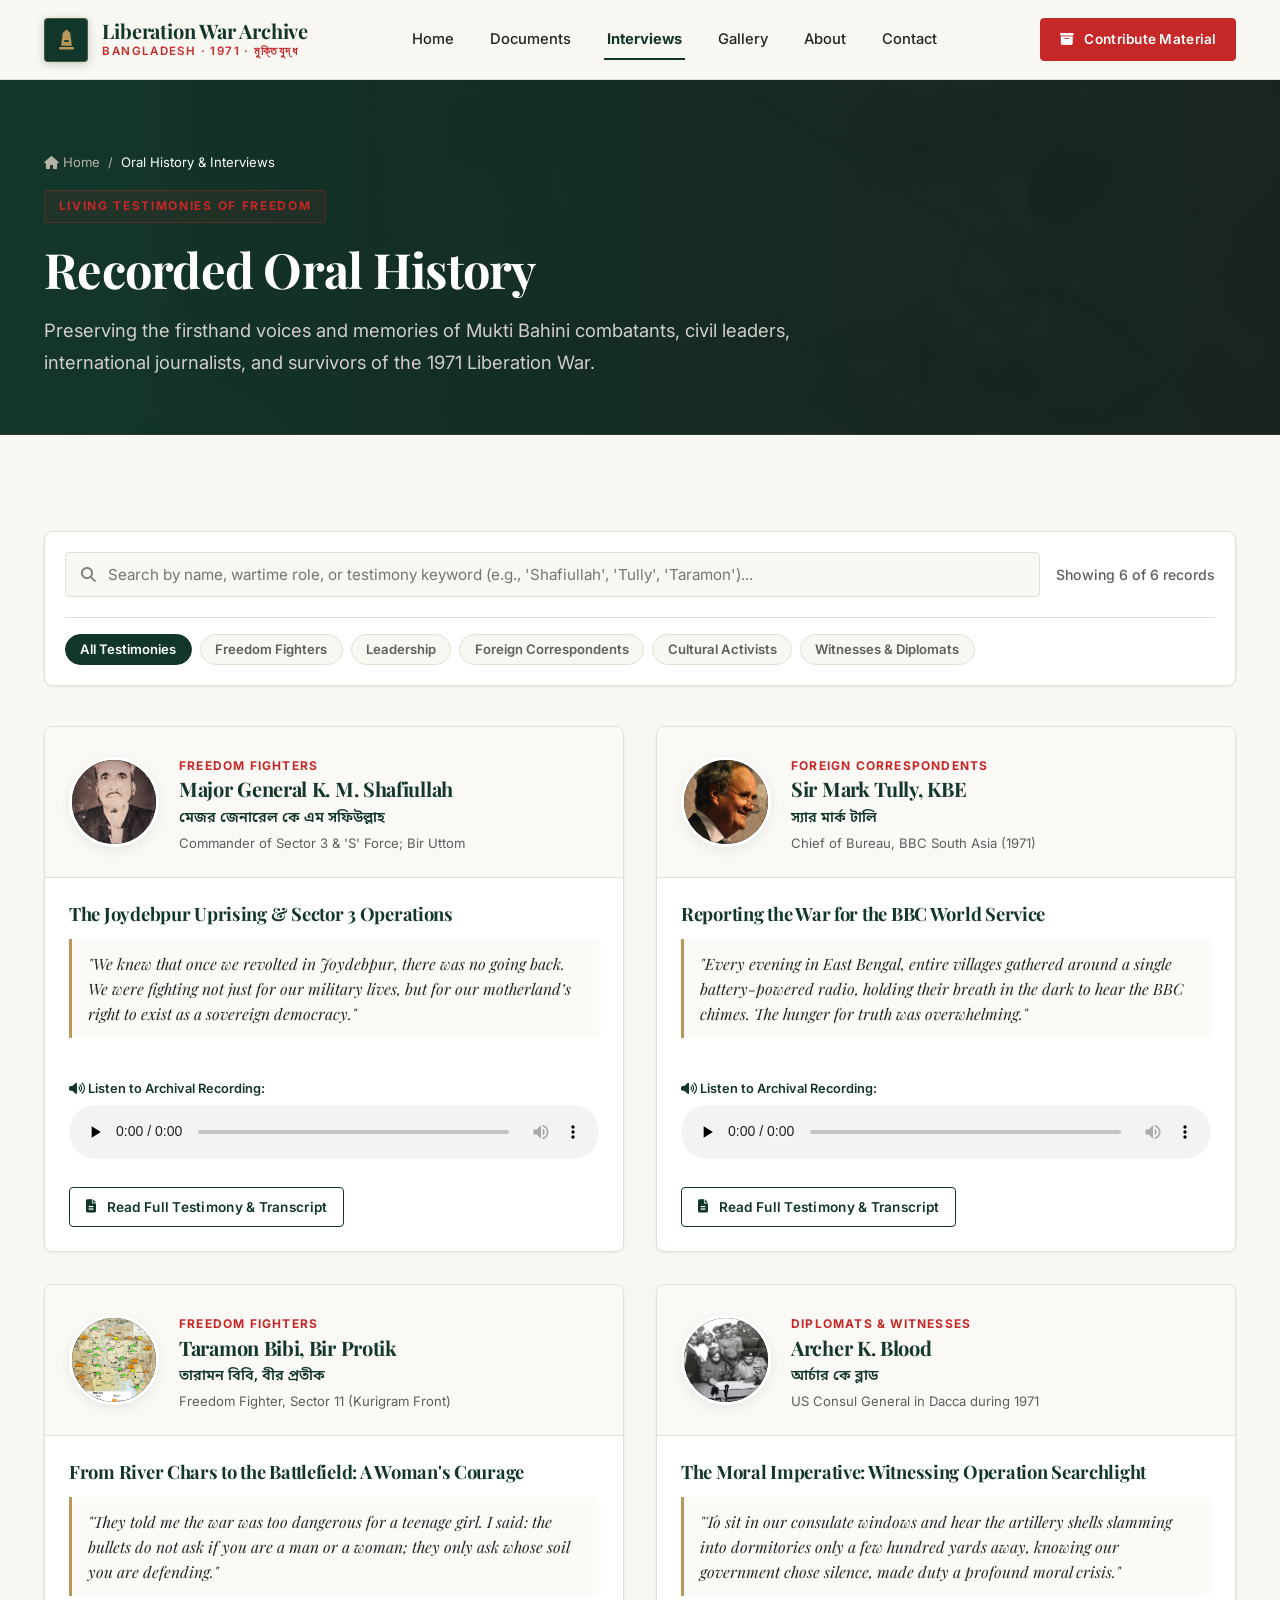
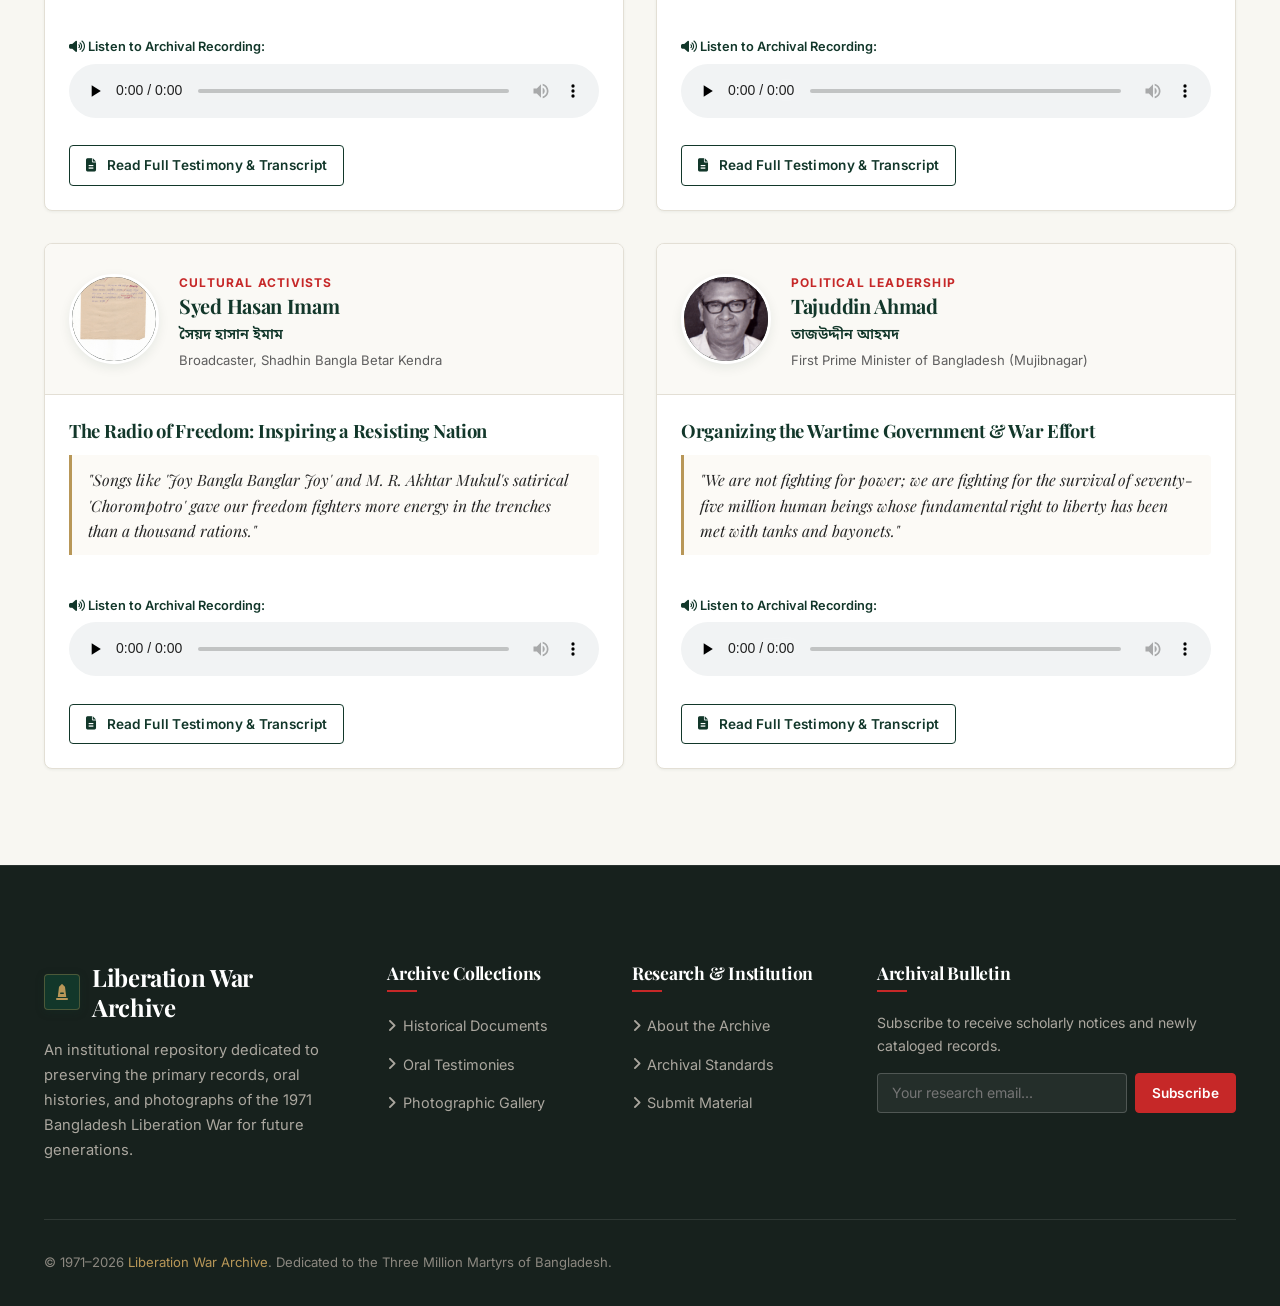
<file: interviews.html>
<!DOCTYPE html>
<html lang="en">
<head>
  <meta charset="UTF-8">
  <meta name="viewport" content="width=device-width, initial-scale=1.0">
  <title>Recorded Interviews & Oral History | Liberation War Archive (1971)</title>
  <meta name="description" content="Listen to and explore authentic recorded interviews, oral testimonies, and historical experiences of freedom fighters, commanders, and foreign correspondents of 1971.">
  <meta name="keywords" content="1971 Oral History, Mukti Bahini Interviews, Mark Tully BBC, Taramon Bibi Bir Protik, Shafiullah Sector 3, Archer Blood Testimony">

  <!-- Favicon -->
  <link rel="icon" type="image/svg+xml" href="data:image/svg+xml,%3Csvg xmlns='http://www.w3.org/2000/svg' viewBox='0 0 24 24' fill='%2312372A'%3E%3Ccircle cx='12' cy='12' r='10' fill='%2312372A'/%3E%3Ccircle cx='12' cy='12' r='5' fill='%23C62828'/%3E%3C/svg%3E">

  <!-- Google Fonts -->
  <link rel="preconnect" href="https://fonts.googleapis.com">
  <link rel="preconnect" href="https://fonts.gstatic.com" crossorigin>
  <link href="https://fonts.googleapis.com/css2?family=Inter:wght@300;400;500;600;700&family=Noto+Sans+Bengali:wght@400;500;600;700&family=Playfair+Display:ital,wght@0,400;0,600;0,700;0,900;1,400;1,600&display=swap" rel="stylesheet">

  <!-- Font Awesome -->
  <link rel="stylesheet" href="https://cdnjs.cloudflare.com/ajax/libs/font-awesome/6.5.1/css/all.min.css">

  <!-- CSS -->
  <link rel="stylesheet" href="assets/css/style.css">
  <link rel="stylesheet" href="assets/css/responsive.css">
</head>
<body>

  <!-- Navigation Bar -->
  <header class="header-wrapper" id="siteHeader">
    <div class="container nav-container">
      <a href="index.html" class="brand-logo" aria-label="Liberation War Archive Home">
        <div class="brand-emblem">
          <i class="fa-solid fa-monument"></i>
        </div>
        <div class="brand-text">
          <span class="brand-title">Liberation War Archive</span>
          <span class="brand-subtitle">Bangladesh · 1971 · মুক্তিযুদ্ধ</span>
        </div>
      </a>

      <nav class="nav-menu" aria-label="Main Navigation">
        <a href="index.html" class="nav-link">Home</a>
        <a href="documents.html" class="nav-link">Documents</a>
        <a href="interviews.html" class="nav-link active">Interviews</a>
        <a href="gallery.html" class="nav-link">Gallery</a>
        <a href="about.html" class="nav-link">About</a>
        <a href="contact.html" class="nav-link">Contact</a>
      </nav>

      <div class="nav-actions">
        <a href="contact.html" class="btn btn-accent btn-sm nav-cta-btn">
          <i class="fa-solid fa-box-archive"></i> Contribute Material
        </a>
        <button class="hamburger-btn" aria-label="Toggle navigation menu" aria-expanded="false">
          <span class="hamburger-line"></span>
          <span class="hamburger-line"></span>
          <span class="hamburger-line"></span>
        </button>
      </div>
    </div>
  </header>

  <!-- Mobile Navigation Drawer -->
  <div class="mobile-nav-drawer" aria-label="Mobile Navigation Drawer">
    <ul class="mobile-nav-list">
      <li><a href="index.html" class="mobile-nav-link">Home <i class="fa-solid fa-chevron-right"></i></a></li>
      <li><a href="documents.html" class="mobile-nav-link">Documents <i class="fa-solid fa-chevron-right"></i></a></li>
      <li><a href="interviews.html" class="mobile-nav-link active">Interviews <i class="fa-solid fa-chevron-right"></i></a></li>
      <li><a href="gallery.html" class="mobile-nav-link">Gallery <i class="fa-solid fa-chevron-right"></i></a></li>
      <li><a href="about.html" class="mobile-nav-link">About <i class="fa-solid fa-chevron-right"></i></a></li>
      <li><a href="contact.html" class="mobile-nav-link">Contact <i class="fa-solid fa-chevron-right"></i></a></li>
    </ul>
  </div>

  <main>
    <!-- Page Header Banner -->
    <section class="page-header">
      <img src="assets/images/mark_tully_portrait.jpg" alt="Recorded Interviews and Oral History" class="page-header-bg">
      <div class="page-header-overlay"></div>
      <div class="container">
        <div class="page-header-content">
          <nav class="breadcrumbs" aria-label="Breadcrumb">
            <a href="index.html"><i class="fa-solid fa-house"></i> Home</a>
            <span>/</span>
            <span style="color: var(--color-white);">Oral History & Interviews</span>
          </nav>
          <span class="archival-tag archival-tag-red">Living Testimonies of Freedom</span>
          <h1 class="page-header-title">Recorded Oral History</h1>
          <p class="page-header-desc">
            Preserving the firsthand voices and memories of Mukti Bahini combatants, civil leaders, international journalists, and survivors of the 1971 Liberation War.
          </p>
        </div>
      </div>
    </section>

    <!-- Oral History Archive Main Section -->
    <section class="section">
      <div class="container">
        <!-- Search & Filter Toolbar -->
        <div class="archive-toolbar">
          <div class="toolbar-primary-row">
            <div class="archive-search-box">
              <i class="fa-solid fa-magnifying-glass"></i>
              <input type="text" id="interviewSearchInput" class="archive-search-input" placeholder="Search by name, wartime role, or testimony keyword (e.g., 'Shafiullah', 'Tully', 'Taramon')...">
            </div>
            <div id="interviewResultsCount" class="toolbar-results-status">Showing 6 of 6 records</div>
          </div>

          <div class="toolbar-secondary-row">
            <!-- Category Pills -->
            <div class="filter-pills-group" role="tablist">
              <button class="filter-pill interview-category-pill active" data-category="all">All Testimonies</button>
              <button class="filter-pill interview-category-pill" data-category="fighters">Freedom Fighters</button>
              <button class="filter-pill interview-category-pill" data-category="leadership">Leadership</button>
              <button class="filter-pill interview-category-pill" data-category="journalists">Foreign Correspondents</button>
              <button class="filter-pill interview-category-pill" data-category="cultural">Cultural Activists</button>
              <button class="filter-pill interview-category-pill" data-category="witnesses">Witnesses & Diplomats</button>
            </div>
          </div>
        </div>

        <!-- Interviews Grid Container (Direct Semantic HTML) -->
        <div id="interviewsGridContainer" class="interviews-grid">

          <!-- Interview 1: Major General K. M. Shafiullah -->
          <article class="interview-card" data-category="fighters">
            <div class="interview-media-top">
              <div class="interview-avatar-wrapper">
                <img class="interview-avatar-img" src="assets/images/commander_arju_miah.jpg" alt="Major General K. M. Shafiullah" loading="lazy">
              </div>
              <div class="interview-speaker-info">
                <span class="interview-speaker-role">Freedom Fighters</span>
                <h3 class="interview-speaker-name">Major General K. M. Shafiullah</h3>
                <p class="bengali-text" style="font-weight: 600; font-size: 0.9rem; color: var(--color-primary); margin-bottom: 0.2rem;">মেজর জেনারেল কে এম সফিউল্লাহ</p>
                <p class="interview-speaker-bio">Commander of Sector 3 & 'S' Force; Bir Uttom</p>
              </div>
            </div>

            <div class="interview-body">
              <h4 class="interview-title">The Joydebpur Uprising & Sector 3 Operations</h4>
              <blockquote class="interview-testimony-quote">
                "We knew that once we revolted in Joydebpur, there was no going back. We were fighting not just for our military lives, but for our motherland’s right to exist as a sovereign democracy."
              </blockquote>

              <!-- Native HTML5 Audio Player (0 JS needed!) -->
              <div style="margin: 1.25rem 0;">
                <label style="display: block; font-size: 0.8rem; font-weight: 600; color: var(--color-primary); margin-bottom: 0.4rem;">
                  <i class="fa-solid fa-volume-high"></i> Listen to Archival Recording:
                </label>
                <audio controls preload="none" style="width: 100%; border-radius: 4px;">
                  <source src="assets/media/historical_audio_sample.ogg" type="audio/ogg">
                  Your browser does not support the audio element.
                </audio>
              </div>

              <!-- Native HTML Expandable Details (0 JS needed!) -->
              <details>
                <summary class="btn btn-outline btn-sm" style="cursor: pointer; display: inline-flex;">
                  <i class="fa-solid fa-file-lines"></i> Read Full Testimony & Transcript
                </summary>
                <div style="background: var(--color-bg); border: 1px solid var(--color-border); border-radius: var(--radius-sm); padding: 1.25rem; margin-top: 1rem; font-size: 0.9rem; line-height: 1.7;">
                  <h5 style="color: var(--color-primary); margin-bottom: 0.5rem;">Biographical Overview</h5>
                  <p>
                    Second-in-command of 2nd East Bengal Regiment in Joydebpur. Led his troops into rebellion on March 29, 1971, and organized guerrilla warfare across Habiganj, Kishoreganj, and Brahmanbaria.
                  </p>
                  <h5 style="color: var(--color-primary); margin-top: 1rem; margin-bottom: 0.5rem;">Transcribed Excerpt</h5>
                  <p style="font-family: Georgia, serif; font-style: italic;">
                    "Guerrilla operations in Sector 3 were grueling. The monsoon flooded the haors. Our boys operated from small country boats, ambushing Pakistani supply convoys under pitch darkness."
                  </p>
                </div>
              </details>
            </div>
          </article>

          <!-- Interview 2: Sir Mark Tully -->
          <article class="interview-card" data-category="journalists">
            <div class="interview-media-top">
              <div class="interview-avatar-wrapper">
                <img class="interview-avatar-img" src="assets/images/mark_tully_portrait.jpg" alt="Sir Mark Tully" loading="lazy">
              </div>
              <div class="interview-speaker-info">
                <span class="interview-speaker-role">Foreign Correspondents</span>
                <h3 class="interview-speaker-name">Sir Mark Tully, KBE</h3>
                <p class="bengali-text" style="font-weight: 600; font-size: 0.9rem; color: var(--color-primary); margin-bottom: 0.2rem;">স্যার মার্ক টালি</p>
                <p class="interview-speaker-bio">Chief of Bureau, BBC South Asia (1971)</p>
              </div>
            </div>

            <div class="interview-body">
              <h4 class="interview-title">Reporting the War for the BBC World Service</h4>
              <blockquote class="interview-testimony-quote">
                "Every evening in East Bengal, entire villages gathered around a single battery-powered radio, holding their breath in the dark to hear the BBC chimes. The hunger for truth was overwhelming."
              </blockquote>

              <div style="margin: 1.25rem 0;">
                <label style="display: block; font-size: 0.8rem; font-weight: 600; color: var(--color-primary); margin-bottom: 0.4rem;">
                  <i class="fa-solid fa-volume-high"></i> Listen to Archival Recording:
                </label>
                <audio controls preload="none" style="width: 100%; border-radius: 4px;">
                  <source src="assets/media/historical_audio_sample.ogg" type="audio/ogg">
                  Your browser does not support the audio element.
                </audio>
              </div>

              <details>
                <summary class="btn btn-outline btn-sm" style="cursor: pointer; display: inline-flex;">
                  <i class="fa-solid fa-file-lines"></i> Read Full Testimony & Transcript
                </summary>
                <div style="background: var(--color-bg); border: 1px solid var(--color-border); border-radius: var(--radius-sm); padding: 1.25rem; margin-top: 1rem; font-size: 0.9rem; line-height: 1.7;">
                  <h5 style="color: var(--color-primary); margin-bottom: 0.5rem;">Biographical Overview</h5>
                  <p>
                    Veteran British broadcaster who reported continuously on the refugee camps, international diplomacy, and the military liberation of Dhaka on December 16, 1971.
                  </p>
                  <h5 style="color: var(--color-primary); margin-top: 1rem; margin-bottom: 0.5rem;">Transcribed Excerpt</h5>
                  <p style="font-family: Georgia, serif; font-style: italic;">
                    "We entered Dhaka with General Aurora's helicopter convoy on December 16th. Thousands of people running alongside shouting 'Joi Bangla' with tears of relief is something I will never forget."
                  </p>
                </div>
              </details>
            </div>
          </article>

          <!-- Interview 3: Taramon Bibi, Bir Protik -->
          <article class="interview-card" data-category="fighters">
            <div class="interview-media-top">
              <div class="interview-avatar-wrapper">
                <img class="interview-avatar-img" src="assets/images/bangladesh_1971_liberation.jpg" alt="Taramon Bibi" loading="lazy">
              </div>
              <div class="interview-speaker-info">
                <span class="interview-speaker-role">Freedom Fighters</span>
                <h3 class="interview-speaker-name">Taramon Bibi, Bir Protik</h3>
                <p class="bengali-text" style="font-weight: 600; font-size: 0.9rem; color: var(--color-primary); margin-bottom: 0.2rem;">তারামন বিবি, বীর প্রতীক</p>
                <p class="interview-speaker-bio">Freedom Fighter, Sector 11 (Kurigram Front)</p>
              </div>
            </div>

            <div class="interview-body">
              <h4 class="interview-title">From River Chars to the Battlefield: A Woman's Courage</h4>
              <blockquote class="interview-testimony-quote">
                "They told me the war was too dangerous for a teenage girl. I said: the bullets do not ask if you are a man or a woman; they only ask whose soil you are defending."
              </blockquote>

              <div style="margin: 1.25rem 0;">
                <label style="display: block; font-size: 0.8rem; font-weight: 600; color: var(--color-primary); margin-bottom: 0.4rem;">
                  <i class="fa-solid fa-volume-high"></i> Listen to Archival Recording:
                </label>
                <audio controls preload="none" style="width: 100%; border-radius: 4px;">
                  <source src="assets/media/historical_audio_sample.ogg" type="audio/ogg">
                  Your browser does not support the audio element.
                </audio>
              </div>

              <details>
                <summary class="btn btn-outline btn-sm" style="cursor: pointer; display: inline-flex;">
                  <i class="fa-solid fa-file-lines"></i> Read Full Testimony & Transcript
                </summary>
                <div style="background: var(--color-bg); border: 1px solid var(--color-border); border-radius: var(--radius-sm); padding: 1.25rem; margin-top: 1rem; font-size: 0.9rem; line-height: 1.7;">
                  <h5 style="color: var(--color-primary); margin-bottom: 0.5rem;">Biographical Overview</h5>
                  <p>
                    Joined the Mukti Bahini at age 14 in Kurigram under Havildar Tarikullah. Scouted enemy positions in disguise and participated in heavy armed combat along the Brahmaputra River.
                  </p>
                  <h5 style="color: var(--color-primary); margin-top: 1rem; margin-bottom: 0.5rem;">Transcribed Excerpt</h5>
                  <p style="font-family: Georgia, serif; font-style: italic;">
                    "I took my rifle and joined the trench line. The gunboats shelled us for hours, but our fighters stood firm until the enemy withdrew."
                  </p>
                </div>
              </details>
            </div>
          </article>

          <!-- Interview 4: Archer K. Blood -->
          <article class="interview-card" data-category="witnesses">
            <div class="interview-media-top">
              <div class="interview-avatar-wrapper">
                <img class="interview-avatar-img" src="assets/images/surrender_ceremony_1971.jpg" alt="Archer K. Blood" loading="lazy">
              </div>
              <div class="interview-speaker-info">
                <span class="interview-speaker-role">Diplomats & Witnesses</span>
                <h3 class="interview-speaker-name">Archer K. Blood</h3>
                <p class="bengali-text" style="font-weight: 600; font-size: 0.9rem; color: var(--color-primary); margin-bottom: 0.2rem;">আর্চার কে ব্লাড</p>
                <p class="interview-speaker-bio">US Consul General in Dacca during 1971</p>
              </div>
            </div>

            <div class="interview-body">
              <h4 class="interview-title">The Moral Imperative: Witnessing Operation Searchlight</h4>
              <blockquote class="interview-testimony-quote">
                "To sit in our consulate windows and hear the artillery shells slamming into dormitories only a few hundred yards away, knowing our government chose silence, made duty a profound moral crisis."
              </blockquote>

              <div style="margin: 1.25rem 0;">
                <label style="display: block; font-size: 0.8rem; font-weight: 600; color: var(--color-primary); margin-bottom: 0.4rem;">
                  <i class="fa-solid fa-volume-high"></i> Listen to Archival Recording:
                </label>
                <audio controls preload="none" style="width: 100%; border-radius: 4px;">
                  <source src="assets/media/historical_audio_sample.ogg" type="audio/ogg">
                  Your browser does not support the audio element.
                </audio>
              </div>

              <details>
                <summary class="btn btn-outline btn-sm" style="cursor: pointer; display: inline-flex;">
                  <i class="fa-solid fa-file-lines"></i> Read Full Testimony & Transcript
                </summary>
                <div style="background: var(--color-bg); border: 1px solid var(--color-border); border-radius: var(--radius-sm); padding: 1.25rem; margin-top: 1rem; font-size: 0.9rem; line-height: 1.7;">
                  <h5 style="color: var(--color-primary); margin-bottom: 0.5rem;">Biographical Overview</h5>
                  <p>
                    American diplomat stationed in Dhaka who authored the famous "Blood Telegram" dissenting against the official US foreign policy of complicity during the 1971 crackdown.
                  </p>
                  <h5 style="color: var(--color-primary); margin-top: 1rem; margin-bottom: 0.5rem;">Transcribed Excerpt</h5>
                  <p style="font-family: Georgia, serif; font-style: italic;">
                    "We knew that sending Telegram 1136 would end our diplomatic careers under Kissinger, but we could not remain silent accomplices to slaughter."
                  </p>
                </div>
              </details>
            </div>
          </article>

          <!-- Interview 5: Syed Hasan Imam -->
          <article class="interview-card" data-category="cultural">
            <div class="interview-media-top">
              <div class="interview-avatar-wrapper">
                <img class="interview-avatar-img" src="assets/images/bhashani_eid_1971.jpg" alt="Syed Hasan Imam" loading="lazy">
              </div>
              <div class="interview-speaker-info">
                <span class="interview-speaker-role">Cultural Activists</span>
                <h3 class="interview-speaker-name">Syed Hasan Imam</h3>
                <p class="bengali-text" style="font-weight: 600; font-size: 0.9rem; color: var(--color-primary); margin-bottom: 0.2rem;">সৈয়দ হাসান ইমাম</p>
                <p class="interview-speaker-bio">Broadcaster, Shadhin Bangla Betar Kendra</p>
              </div>
            </div>

            <div class="interview-body">
              <h4 class="interview-title">The Radio of Freedom: Inspiring a Resisting Nation</h4>
              <blockquote class="interview-testimony-quote">
                "Songs like 'Joy Bangla Banglar Joy' and M. R. Akhtar Mukul's satirical 'Chorompotro' gave our freedom fighters more energy in the trenches than a thousand rations."
              </blockquote>

              <div style="margin: 1.25rem 0;">
                <label style="display: block; font-size: 0.8rem; font-weight: 600; color: var(--color-primary); margin-bottom: 0.4rem;">
                  <i class="fa-solid fa-volume-high"></i> Listen to Archival Recording:
                </label>
                <audio controls preload="none" style="width: 100%; border-radius: 4px;">
                  <source src="assets/media/historical_audio_sample.ogg" type="audio/ogg">
                  Your browser does not support the audio element.
                </audio>
              </div>

              <details>
                <summary class="btn btn-outline btn-sm" style="cursor: pointer; display: inline-flex;">
                  <i class="fa-solid fa-file-lines"></i> Read Full Testimony & Transcript
                </summary>
                <div style="background: var(--color-bg); border: 1px solid var(--color-border); border-radius: var(--radius-sm); padding: 1.25rem; margin-top: 1rem; font-size: 0.9rem; line-height: 1.7;">
                  <h5 style="color: var(--color-primary); margin-bottom: 0.5rem;">Biographical Overview</h5>
                  <p>
                    Leading actor and cultural activist who co-organized the clandestine broadcasts of Shadhin Bangla Betar Kendra from Kalurghat and Calcutta, sustaining national morale.
                  </p>
                  <h5 style="color: var(--color-primary); margin-top: 1rem; margin-bottom: 0.5rem;">Transcribed Excerpt</h5>
                  <p style="font-family: Georgia, serif; font-style: italic;">
                    "We hung blankets on studio walls to muffle street noise. Artists recorded patriotic choruses with sweat pouring down their faces."
                  </p>
                </div>
              </details>
            </div>
          </article>

          <!-- Interview 6: Tajuddin Ahmad Archival Voice -->
          <article class="interview-card" data-category="leadership">
            <div class="interview-media-top">
              <div class="interview-avatar-wrapper">
                <img class="interview-avatar-img" src="assets/images/tajuddin_ahmad_portrait.jpg" alt="Tajuddin Ahmad" loading="lazy">
              </div>
              <div class="interview-speaker-info">
                <span class="interview-speaker-role">Political Leadership</span>
                <h3 class="interview-speaker-name">Tajuddin Ahmad</h3>
                <p class="bengali-text" style="font-weight: 600; font-size: 0.9rem; color: var(--color-primary); margin-bottom: 0.2rem;">তাজউদ্দীন আহমদ</p>
                <p class="interview-speaker-bio">First Prime Minister of Bangladesh (Mujibnagar)</p>
              </div>
            </div>

            <div class="interview-body">
              <h4 class="interview-title">Organizing the Wartime Government & War Effort</h4>
              <blockquote class="interview-testimony-quote">
                "We are not fighting for power; we are fighting for the survival of seventy-five million human beings whose fundamental right to liberty has been met with tanks and bayonets."
              </blockquote>

              <div style="margin: 1.25rem 0;">
                <label style="display: block; font-size: 0.8rem; font-weight: 600; color: var(--color-primary); margin-bottom: 0.4rem;">
                  <i class="fa-solid fa-volume-high"></i> Listen to Archival Recording:
                </label>
                <audio controls preload="none" style="width: 100%; border-radius: 4px;">
                  <source src="assets/media/historical_audio_sample.ogg" type="audio/ogg">
                  Your browser does not support the audio element.
                </audio>
              </div>

              <details>
                <summary class="btn btn-outline btn-sm" style="cursor: pointer; display: inline-flex;">
                  <i class="fa-solid fa-file-lines"></i> Read Full Testimony & Transcript
                </summary>
                <div style="background: var(--color-bg); border: 1px solid var(--color-border); border-radius: var(--radius-sm); padding: 1.25rem; margin-top: 1rem; font-size: 0.9rem; line-height: 1.7;">
                  <h5 style="color: var(--color-primary); margin-bottom: 0.5rem;">Biographical Overview</h5>
                  <p>
                    Architect of wartime governance who organized the Mujibnagar Government, coordinated international diplomacy with Indira Gandhi, and oversaw the Mukti Bahini war operations.
                  </p>
                  <h5 style="color: var(--color-primary); margin-top: 1rem; margin-bottom: 0.5rem;">Transcribed Excerpt</h5>
                  <p style="font-family: Georgia, serif; font-style: italic;">
                    "Our victory is dedicated to the millions of ordinary farmers, students, and workers who picked up rifles to protect the dignity of our people."
                  </p>
                </div>
              </details>
            </div>
          </article>

        </div>
      </div>
    </section>
  </main>

  <!-- Footer Component -->
  <footer class="archive-footer">
    <div class="container">
      <div class="footer-top-grid">
        <div class="footer-brand">
          <div style="display: flex; align-items: center; gap: 0.75rem; margin-bottom: 0.75rem;">
            <div class="brand-emblem" style="width: 36px; height: 36px; font-size: 1rem;">
              <i class="fa-solid fa-monument"></i>
            </div>
            <h3 style="margin-bottom: 0;">Liberation War Archive</h3>
          </div>
          <p>
            An institutional repository dedicated to preserving the primary records, oral histories, and photographs of the 1971 Bangladesh Liberation War for future generations.
          </p>
        </div>

        <div class="footer-col">
          <h4>Archive Collections</h4>
          <ul class="footer-links-list">
            <li><a href="documents.html" class="footer-link"><i class="fa-solid fa-angle-right"></i> Historical Documents</a></li>
            <li><a href="interviews.html" class="footer-link"><i class="fa-solid fa-angle-right"></i> Oral Testimonies</a></li>
            <li><a href="gallery.html" class="footer-link"><i class="fa-solid fa-angle-right"></i> Photographic Gallery</a></li>
          </ul>
        </div>

        <div class="footer-col">
          <h4>Research & Institution</h4>
          <ul class="footer-links-list">
            <li><a href="about.html" class="footer-link"><i class="fa-solid fa-angle-right"></i> About the Archive</a></li>
            <li><a href="about.html#methodology" class="footer-link"><i class="fa-solid fa-angle-right"></i> Archival Standards</a></li>
            <li><a href="contact.html" class="footer-link"><i class="fa-solid fa-angle-right"></i> Submit Material</a></li>
          </ul>
        </div>

        <div class="footer-col footer-newsletter-box">
          <h4>Archival Bulletin</h4>
          <p>Subscribe to receive scholarly notices and newly cataloged records.</p>
          <form class="footer-newsletter-form" onsubmit="event.preventDefault(); alert('Thank you for subscribing to archive updates.'); this.reset();">
            <input type="email" class="footer-newsletter-input" placeholder="Your research email..." required>
            <button type="submit" class="btn btn-accent btn-sm">Subscribe</button>
          </form>
        </div>
      </div>

      <div class="footer-bottom-bar">
        <div class="footer-copyright">
          © 1971–2026 <span>Liberation War Archive</span>. Dedicated to the Three Million Martyrs of Bangladesh.
        </div>
      </div>
    </div>
  </footer>

  <button class="back-to-top-btn" aria-label="Back to top">
    <i class="fa-solid fa-arrow-up"></i>
  </button>

  <!-- Only 1 Simple Global Script -->
  <script src="assets/js/main.js"></script>
</body>
</html>
</file>
<file: assets/css/style.css>
/* ==========================================================================
   Liberation War Archive (1971) - Main Stylesheet
   Design Direction: Premium Editorial Historical Archive / Digital Museum
   ========================================================================== */

/* --------------------------------------------------------------------------
   1. CSS Custom Properties / Design Tokens
   -------------------------------------------------------------------------- */
:root {
  /* Brand Color Palette */
  --color-primary: #12372A;        /* Deep Forest Green */
  --color-primary-light: #1b4b39;
  --color-primary-dark: #0a1f17;
  --color-secondary: #17211D;      /* Dark Charcoal */
  --color-accent: #C62828;         /* Heritage Red */
  --color-accent-hover: #b71c1c;
  --color-accent-subtle: rgba(198, 40, 40, 0.08);
  --color-gold: #B89758;           /* Archival Brass / Gold */
  --color-gold-subtle: rgba(184, 151, 88, 0.12);
  --color-gold-border: rgba(184, 151, 88, 0.35);

  /* Backgrounds & Neutrals */
  --color-bg: #F8F7F2;             /* Warm Off-white */
  --color-bg-card: #FFFFFF;
  --color-bg-subtle: #F1EFEA;
  --color-bg-elevated: #EBE8E0;
  --color-text: #252525;           /* Dark Gray Body */
  --color-text-muted: #5e5e5e;
  --color-text-light: #828078;
  --color-white: #FFFFFF;
  --color-border: #E3DFD5;
  --color-border-dark: #CAC5B7;

  /* Status Colors */
  --color-success: #2E7D32;
  --color-warning: #ED6C02;
  --color-error: #D32F2F;

  /* Typography */
  --font-heading: 'Playfair Display', Georgia, 'Times New Roman', serif;
  --font-body: 'Inter', -apple-system, BlinkMacSystemFont, 'Segoe UI', Roboto, sans-serif;
  --font-bengali: 'Noto Sans Bengali', sans-serif;

  /* Spacing Scale */
  --space-2xs: 0.25rem;
  --space-xs: 0.5rem;
  --space-sm: 0.75rem;
  --space-md: 1rem;
  --space-lg: 1.5rem;
  --space-xl: 2rem;
  --space-2xl: 3rem;
  --space-3xl: 4.5rem;
  --space-4xl: 6rem;

  /* Shadows */
  --shadow-sm: 0 1px 3px rgba(18, 55, 42, 0.06);
  --shadow-md: 0 4px 12px rgba(18, 55, 42, 0.08);
  --shadow-lg: 0 12px 30px rgba(18, 55, 42, 0.12);
  --shadow-xl: 0 20px 45px rgba(18, 55, 42, 0.16);

  /* Layout */
  --container-max: 1240px;
  --container-narrow: 920px;
  --header-height: 80px;
  --radius-sm: 4px;
  --radius-md: 8px;
  --radius-lg: 12px;

  /* Transitions */
  --transition-fast: 0.2s cubic-bezier(0.16, 1, 0.3, 1);
  --transition-normal: 0.3s cubic-bezier(0.16, 1, 0.3, 1);
  --transition-slow: 0.5s cubic-bezier(0.16, 1, 0.3, 1);
}

/* --------------------------------------------------------------------------
   2. Reset & Base Styles
   -------------------------------------------------------------------------- */
*, *::before, *::after {
  box-sizing: border-box;
  margin: 0;
  padding: 0;
}

html {
  font-size: 16px;
  scroll-behavior: smooth;
  scroll-padding-top: var(--header-height);
  -webkit-font-smoothing: antialiased;
  -moz-osx-font-smoothing: grayscale;
}

body {
  font-family: var(--font-body);
  background-color: var(--color-bg);
  color: var(--color-text);
  line-height: 1.65;
  font-weight: 400;
  overflow-x: hidden;
  min-height: 100vh;
  display: flex;
  flex-direction: column;
}

main {
  flex: 1 0 auto;
}

img, picture, svg, video {
  max-width: 100%;
  display: block;
}

a {
  color: inherit;
  text-decoration: none;
  transition: color var(--transition-fast);
}

button, input, select, textarea {
  font-family: inherit;
  font-size: inherit;
  color: inherit;
  border: none;
  background: none;
}

button {
  cursor: pointer;
}

ul, ol {
  list-style: none;
}

/* --------------------------------------------------------------------------
   3. Typography
   -------------------------------------------------------------------------- */
h1, h2, h3, h4, h5, h6 {
  font-family: var(--font-heading);
  color: var(--color-primary);
  line-height: 1.25;
  font-weight: 700;
  letter-spacing: -0.015em;
}

h1 {
  font-size: clamp(2.25rem, 4.5vw, 3.75rem);
}

h2 {
  font-size: clamp(1.85rem, 3.2vw, 2.75rem);
}

h3 {
  font-size: clamp(1.4rem, 2.2vw, 1.85rem);
}

h4 {
  font-size: 1.25rem;
}

p {
  margin-bottom: 1rem;
}

p:last-child {
  margin-bottom: 0;
}

.bengali-text {
  font-family: var(--font-bengali);
  letter-spacing: 0;
}

/* Eyebrows / Archival Tags */
.archival-tag {
  display: inline-flex;
  align-items: center;
  gap: 0.5rem;
  font-size: 0.75rem;
  font-weight: 700;
  letter-spacing: 0.14em;
  text-transform: uppercase;
  color: var(--color-gold);
  background: var(--color-gold-subtle);
  border: 1px solid var(--color-gold-border);
  padding: 0.35rem 0.85rem;
  border-radius: var(--radius-sm);
  margin-bottom: 1rem;
}

.archival-tag-red {
  color: var(--color-accent);
  background: var(--color-accent-subtle);
  border-color: rgba(198, 40, 40, 0.3);
}

.archival-tag-green {
  color: var(--color-primary);
  background: rgba(18, 55, 42, 0.08);
  border-color: rgba(18, 55, 42, 0.25);
}

/* --------------------------------------------------------------------------
   4. Layout & Containers
   -------------------------------------------------------------------------- */
.container {
  width: 100%;
  max-width: var(--container-max);
  margin-left: auto;
  margin-right: auto;
  padding-left: 1.5rem;
  padding-right: 1.5rem;
}

.container-narrow {
  max-width: var(--container-narrow);
}

.section {
  padding-top: var(--space-4xl);
  padding-bottom: var(--space-4xl);
}

.section-subtle {
  background-color: var(--color-bg-subtle);
  border-top: 1px solid var(--color-border);
  border-bottom: 1px solid var(--color-border);
}

.section-dark {
  background-color: var(--color-secondary);
  color: #E2DFD8;
}

.section-dark h2,
.section-dark h3,
.section-dark h4 {
  color: var(--color-white);
}

.section-dark p {
  color: #B5B2AA;
}

/* Section Header Component */
.section-header {
  text-align: center;
  max-width: 760px;
  margin: 0 auto var(--space-3xl) auto;
}

.section-header.text-left {
  text-align: left;
  margin-left: 0;
}

.section-header .section-title {
  margin-bottom: 0.85rem;
  position: relative;
}

.section-header .section-desc {
  font-size: 1.1rem;
  color: var(--color-text-muted);
  line-height: 1.7;
}

.section-header-divider {
  width: 50px;
  height: 2px;
  background-color: var(--color-accent);
  margin: 1.25rem auto 1.25rem auto;
}

.section-header.text-left .section-header-divider {
  margin-left: 0;
}

/* --------------------------------------------------------------------------
   5. Buttons & Interactive Links
   -------------------------------------------------------------------------- */
.btn {
  display: inline-flex;
  align-items: center;
  justify-content: center;
  gap: 0.65rem;
  padding: 0.85rem 1.75rem;
  font-size: 0.95rem;
  font-weight: 600;
  border-radius: var(--radius-sm);
  transition: all var(--transition-normal);
  text-align: center;
  letter-spacing: 0.02em;
  white-space: nowrap;
}

.btn-primary {
  background-color: var(--color-primary);
  color: var(--color-white);
  border: 1px solid var(--color-primary);
  box-shadow: 0 2px 6px rgba(18, 55, 42, 0.2);
}

.btn-primary:hover {
  background-color: var(--color-primary-light);
  border-color: var(--color-primary-light);
  color: var(--color-white);
  transform: translateY(-2px);
  box-shadow: var(--shadow-md);
}

.btn-accent {
  background-color: var(--color-accent);
  color: var(--color-white);
  border: 1px solid var(--color-accent);
}

.btn-accent:hover {
  background-color: var(--color-accent-hover);
  border-color: var(--color-accent-hover);
  color: var(--color-white);
  transform: translateY(-2px);
  box-shadow: 0 4px 14px rgba(198, 40, 40, 0.3);
}

.btn-outline {
  background-color: transparent;
  color: var(--color-primary);
  border: 1.5px solid var(--color-primary);
}

.btn-outline:hover {
  background-color: var(--color-primary);
  color: var(--color-white);
  transform: translateY(-2px);
}

.btn-outline-white {
  background-color: rgba(255, 255, 255, 0.06);
  color: var(--color-white);
  border: 1.5px solid rgba(255, 255, 255, 0.65);
  backdrop-filter: blur(4px);
}

.btn-outline-white:hover {
  background-color: var(--color-white);
  color: var(--color-primary);
  border-color: var(--color-white);
  transform: translateY(-2px);
}

.btn-sm {
  padding: 0.5rem 1rem;
  font-size: 0.85rem;
}

.btn-lg {
  padding: 1.1rem 2.25rem;
  font-size: 1.05rem;
}

.btn-text {
  display: inline-flex;
  align-items: center;
  gap: 0.5rem;
  font-weight: 600;
  color: var(--color-accent);
  padding: 0.25rem 0;
  position: relative;
  transition: all var(--transition-fast);
}

.btn-text::after {
  content: '';
  position: absolute;
  bottom: 0;
  left: 0;
  width: 0;
  height: 1.5px;
  background-color: var(--color-accent);
  transition: width var(--transition-normal);
}

.btn-text:hover {
  color: var(--color-accent-hover);
}

.btn-text:hover::after {
  width: 100%;
}

.btn-text i {
  transition: transform var(--transition-fast);
}

.btn-text:hover i {
  transform: translateX(4px);
}

/* --------------------------------------------------------------------------
   6. Navigation Bar
   -------------------------------------------------------------------------- */
.header-wrapper {
  position: sticky;
  top: 0;
  z-index: 1000;
  background-color: rgba(248, 247, 242, 0.96);
  backdrop-filter: blur(10px);
  -webkit-backdrop-filter: blur(10px);
  border-bottom: 1px solid var(--color-border);
  transition: background-color var(--transition-normal), box-shadow var(--transition-normal), height var(--transition-normal);
  height: var(--header-height);
  display: flex;
  align-items: center;
}

.header-wrapper.scrolled {
  background-color: rgba(255, 255, 255, 0.98);
  box-shadow: 0 4px 20px rgba(18, 55, 42, 0.08);
}

.nav-container {
  display: flex;
  align-items: center;
  justify-content: space-between;
  width: 100%;
}

.brand-logo {
  display: flex;
  align-items: center;
  gap: 0.9rem;
  text-decoration: none;
}

.brand-emblem {
  width: 44px;
  height: 44px;
  background: var(--color-primary);
  border-radius: var(--radius-sm);
  display: flex;
  align-items: center;
  justify-content: center;
  color: var(--color-gold);
  font-size: 1.25rem;
  box-shadow: 0 2px 8px rgba(18, 55, 42, 0.25);
  border: 1px solid var(--color-gold-border);
  flex-shrink: 0;
}

.brand-text {
  display: flex;
  flex-direction: column;
}

.brand-title {
  font-family: var(--font-heading);
  font-size: 1.25rem;
  font-weight: 700;
  color: var(--color-primary);
  line-height: 1.15;
  letter-spacing: -0.01em;
}

.brand-subtitle {
  font-size: 0.72rem;
  font-weight: 600;
  letter-spacing: 0.12em;
  color: var(--color-accent);
  text-transform: uppercase;
}

/* Nav Menu */
.nav-menu {
  display: flex;
  align-items: center;
  gap: 1.85rem;
}

.nav-link {
  font-size: 0.92rem;
  font-weight: 500;
  color: var(--color-text);
  padding: 0.4rem 0.2rem;
  position: relative;
  transition: color var(--transition-fast);
}

.nav-link::after {
  content: '';
  position: absolute;
  bottom: -2px;
  left: 0;
  width: 0;
  height: 2px;
  background-color: var(--color-accent);
  transition: width var(--transition-normal);
}

.nav-link:hover {
  color: var(--color-accent);
}

.nav-link:hover::after {
  width: 100%;
}

.nav-link.active {
  color: var(--color-primary);
  font-weight: 700;
}

.nav-link.active::after {
  width: 100%;
  background-color: var(--color-primary);
}

.nav-actions {
  display: flex;
  align-items: center;
  gap: 1rem;
}

.search-trigger-btn {
  display: flex;
  align-items: center;
  justify-content: center;
  width: 40px;
  height: 40px;
  border-radius: var(--radius-sm);
  background: var(--color-bg-subtle);
  border: 1px solid var(--color-border);
  color: var(--color-primary);
  font-size: 0.95rem;
  transition: all var(--transition-fast);
}

.search-trigger-btn:hover {
  background: var(--color-primary);
  color: var(--color-white);
  border-color: var(--color-primary);
}

.nav-cta-btn {
  padding: 0.55rem 1.15rem;
  font-size: 0.85rem;
}

/* Hamburger Toggle Button */
.hamburger-btn {
  display: none;
  flex-direction: column;
  justify-content: center;
  gap: 5px;
  width: 40px;
  height: 40px;
  border-radius: var(--radius-sm);
  border: 1px solid var(--color-border);
  background: var(--color-bg-subtle);
  padding: 8px;
  z-index: 1001;
}

.hamburger-line {
  width: 100%;
  height: 2px;
  background-color: var(--color-primary);
  transition: all var(--transition-normal);
  transform-origin: center;
}

.hamburger-btn.active .hamburger-line:nth-child(1) {
  transform: translateY(7px) rotate(45deg);
}

.hamburger-btn.active .hamburger-line:nth-child(2) {
  opacity: 0;
}

.hamburger-btn.active .hamburger-line:nth-child(3) {
  transform: translateY(-7px) rotate(-45deg);
}

/* Mobile Nav Drawer */
.mobile-nav-drawer {
  position: fixed;
  top: var(--header-height);
  left: 0;
  width: 100%;
  height: calc(100vh - var(--header-height));
  background-color: rgba(248, 247, 242, 0.98);
  backdrop-filter: blur(12px);
  padding: 2rem 1.5rem;
  display: flex;
  flex-direction: column;
  justify-content: space-between;
  transform: translateX(-100%);
  transition: transform var(--transition-normal);
  z-index: 999;
  overflow-y: auto;
  border-top: 1px solid var(--color-border);
}

.mobile-nav-drawer.open {
  transform: translateX(0);
}

.mobile-nav-list {
  display: flex;
  flex-direction: column;
  gap: 1.25rem;
}

.mobile-nav-link {
  font-family: var(--font-heading);
  font-size: 1.5rem;
  font-weight: 600;
  color: var(--color-primary);
  padding-bottom: 0.5rem;
  border-bottom: 1px solid var(--color-border);
  display: flex;
  justify-content: space-between;
  align-items: center;
}

.mobile-nav-link.active {
  color: var(--color-accent);
}

.mobile-nav-footer {
  margin-top: 2rem;
  padding-top: 1.5rem;
  border-top: 1px solid var(--color-border);
  display: flex;
  flex-direction: column;
  gap: 1rem;
}

/* --------------------------------------------------------------------------
   7. Homepage: Hero Section
   -------------------------------------------------------------------------- */
.hero-section {
  position: relative;
  min-height: 85vh;
  display: flex;
  align-items: center;
  background-color: var(--color-secondary);
  color: var(--color-white);
  overflow: hidden;
}

.hero-background-image {
  position: absolute;
  top: 0;
  left: 0;
  width: 100%;
  height: 100%;
  object-fit: cover;
  object-position: center 25%;
  opacity: 0.35;
  filter: contrast(1.1) grayscale(25%);
  transform: scale(1.02);
  transition: transform 8s ease-out;
}

.hero-section:hover .hero-background-image {
  transform: scale(1.05);
}

.hero-overlay {
  position: absolute;
  top: 0;
  left: 0;
  width: 100%;
  height: 100%;
  background: linear-gradient(
    135deg,
    rgba(18, 55, 42, 0.94) 0%,
    rgba(23, 33, 29, 0.88) 50%,
    rgba(10, 20, 16, 0.95) 100%
  );
  z-index: 1;
}

.hero-content {
  position: relative;
  z-index: 2;
  max-width: 860px;
  padding-top: var(--space-3xl);
  padding-bottom: var(--space-3xl);
}

.hero-archival-badge {
  display: inline-flex;
  align-items: center;
  gap: 0.65rem;
  background: rgba(184, 151, 88, 0.15);
  border: 1px solid var(--color-gold-border);
  color: var(--color-gold);
  padding: 0.4rem 1rem;
  border-radius: var(--radius-sm);
  font-size: 0.8rem;
  font-weight: 700;
  letter-spacing: 0.18em;
  text-transform: uppercase;
  margin-bottom: 1.5rem;
  backdrop-filter: blur(4px);
}

.hero-title {
  color: var(--color-white);
  font-size: clamp(2.5rem, 5.2vw, 4.25rem);
  font-weight: 900;
  line-height: 1.15;
  margin-bottom: 1.5rem;
  letter-spacing: -0.02em;
}

.hero-title span {
  color: var(--color-gold);
  font-style: italic;
  font-weight: 400;
}

.hero-subtitle {
  font-size: clamp(1.05rem, 1.8vw, 1.3rem);
  line-height: 1.7;
  color: #D3CFCA;
  margin-bottom: 2.25rem;
  max-width: 720px;
  font-weight: 300;
}

.hero-cta-group {
  display: flex;
  align-items: center;
  gap: 1.25rem;
  flex-wrap: wrap;
  margin-bottom: 3.5rem;
}

/* Hero Stat Bar */
.hero-stats-bar {
  display: grid;
  grid-template-columns: repeat(4, 1fr);
  gap: 1.5rem;
  padding-top: 2rem;
  border-top: 1px solid rgba(255, 255, 255, 0.15);
}

.stat-item {
  display: flex;
  flex-direction: column;
}

.stat-number {
  font-family: var(--font-heading);
  font-size: 2rem;
  font-weight: 700;
  color: var(--color-gold);
  line-height: 1.1;
  margin-bottom: 0.25rem;
}

.stat-label {
  font-size: 0.78rem;
  font-weight: 500;
  letter-spacing: 0.05em;
  color: #B0ADA5;
  text-transform: uppercase;
}

/* --------------------------------------------------------------------------
   8. Historical Introduction Section
   -------------------------------------------------------------------------- */
.intro-grid {
  display: grid;
  grid-template-columns: 1.1fr 0.9fr;
  gap: 3.5rem;
  align-items: center;
}

.intro-lead {
  font-family: var(--font-heading);
  font-size: 1.45rem;
  color: var(--color-primary);
  line-height: 1.5;
  margin-bottom: 1.5rem;
  font-weight: 600;
}

.intro-body p {
  color: var(--color-text-muted);
  font-size: 1.05rem;
  line-height: 1.75;
  margin-bottom: 1.25rem;
}

.intro-quote-card {
  background: var(--color-bg-card);
  border-left: 4px solid var(--color-accent);
  padding: 1.75rem;
  border-radius: 0 var(--radius-sm) var(--radius-sm) 0;
  box-shadow: var(--shadow-sm);
  margin-top: 1.75rem;
}

.intro-quote-text {
  font-family: var(--font-heading);
  font-size: 1.15rem;
  font-style: italic;
  color: var(--color-primary);
  line-height: 1.6;
  margin-bottom: 0.75rem;
}

.intro-quote-cite {
  font-size: 0.82rem;
  font-weight: 600;
  letter-spacing: 0.05em;
  color: var(--color-accent);
  text-transform: uppercase;
}

.intro-image-frame {
  position: relative;
  border-radius: var(--radius-md);
  overflow: hidden;
  box-shadow: var(--shadow-xl);
  border: 1px solid var(--color-border);
}

.intro-image-frame img {
  width: 100%;
  height: 480px;
  object-fit: cover;
  transition: transform var(--transition-slow);
}

.intro-image-frame:hover img {
  transform: scale(1.03);
}

.intro-image-caption {
  padding: 1rem 1.25rem;
  background-color: var(--color-white);
  border-top: 1px solid var(--color-border);
  font-size: 0.85rem;
  color: var(--color-text-muted);
}

.caption-source {
  font-weight: 600;
  color: var(--color-primary);
}

/* --------------------------------------------------------------------------
   9. Featured Archive Section (Cards)
   -------------------------------------------------------------------------- */
.featured-cards-grid {
  display: grid;
  grid-template-columns: repeat(3, 1fr);
  gap: 2rem;
}

.featured-card {
  background: var(--color-bg-card);
  border-radius: var(--radius-md);
  border: 1px solid var(--color-border);
  overflow: hidden;
  box-shadow: var(--shadow-sm);
  transition: all var(--transition-normal);
  display: flex;
  flex-direction: column;
  position: relative;
}

.featured-card:hover {
  transform: translateY(-6px);
  box-shadow: var(--shadow-lg);
  border-color: var(--color-border-dark);
}

.card-media-wrapper {
  position: relative;
  height: 240px;
  overflow: hidden;
  background-color: var(--color-secondary);
}

.card-media-img {
  width: 100%;
  height: 100%;
  object-fit: cover;
  transition: transform var(--transition-slow);
}

.featured-card:hover .card-media-img {
  transform: scale(1.06);
}

.card-category-badge {
  position: absolute;
  top: 1rem;
  left: 1rem;
  background: rgba(18, 55, 42, 0.9);
  color: var(--color-white);
  font-size: 0.72rem;
  font-weight: 700;
  letter-spacing: 0.12em;
  text-transform: uppercase;
  padding: 0.35rem 0.75rem;
  border-radius: var(--radius-sm);
  backdrop-filter: blur(4px);
  border: 1px solid rgba(255, 255, 255, 0.2);
}

.card-body {
  padding: 2rem;
  display: flex;
  flex-direction: column;
  flex-grow: 1;
}

.card-item-count {
  font-size: 0.75rem;
  color: var(--color-gold);
  font-weight: 700;
  letter-spacing: 0.08em;
  text-transform: uppercase;
  margin-bottom: 0.5rem;
}

.card-title {
  font-size: 1.45rem;
  margin-bottom: 0.85rem;
  line-height: 1.3;
}

.card-text {
  font-size: 0.95rem;
  color: var(--color-text-muted);
  line-height: 1.65;
  margin-bottom: 1.75rem;
  flex-grow: 1;
}

/* --------------------------------------------------------------------------
   10. Interactive 1971 Timeline Component
   -------------------------------------------------------------------------- */
.timeline-section {
  position: relative;
}

.timeline-nav {
  display: flex;
  justify-content: center;
  gap: 0.75rem;
  flex-wrap: wrap;
  margin-bottom: 2.5rem;
}

.timeline-tab-btn {
  padding: 0.5rem 1.15rem;
  font-size: 0.85rem;
  font-weight: 600;
  border: 1px solid var(--color-border);
  border-radius: var(--radius-sm);
  background: var(--color-bg-card);
  color: var(--color-text-muted);
  transition: all var(--transition-fast);
}

.timeline-tab-btn:hover {
  border-color: var(--color-primary);
  color: var(--color-primary);
}

.timeline-tab-btn.active {
  background: var(--color-primary);
  border-color: var(--color-primary);
  color: var(--color-white);
  box-shadow: var(--shadow-sm);
}

.timeline-track {
  position: relative;
  max-width: 900px;
  margin: 0 auto;
  padding: 2rem 0;
}

.timeline-track::before {
  content: '';
  position: absolute;
  top: 0;
  bottom: 0;
  left: 50%;
  width: 2px;
  background-color: var(--color-border);
  transform: translateX(-50%);
}

.timeline-node {
  position: relative;
  width: 50%;
  padding: 1.5rem 2.5rem;
  box-sizing: border-box;
}

.timeline-node:nth-child(odd) {
  left: 0;
  text-align: right;
}

.timeline-node:nth-child(even) {
  left: 50%;
  text-align: left;
}

.timeline-marker {
  position: absolute;
  top: 2rem;
  width: 18px;
  height: 18px;
  border-radius: 50%;
  background: var(--color-accent);
  border: 4px solid var(--color-bg);
  box-shadow: 0 0 0 2px var(--color-accent);
  z-index: 2;
}

.timeline-node:nth-child(odd) .timeline-marker {
  right: -9px;
}

.timeline-node:nth-child(even) .timeline-marker {
  left: -9px;
}

.timeline-box {
  background: var(--color-bg-card);
  border: 1px solid var(--color-border);
  border-radius: var(--radius-md);
  padding: 1.5rem;
  box-shadow: var(--shadow-sm);
  transition: all var(--transition-normal);
}

.timeline-node:hover .timeline-box {
  border-color: var(--color-gold);
  box-shadow: var(--shadow-md);
  transform: translateY(-3px);
}

.timeline-date {
  font-family: var(--font-heading);
  font-size: 1rem;
  font-weight: 700;
  color: var(--color-accent);
  margin-bottom: 0.35rem;
}

.timeline-title {
  font-size: 1.15rem;
  margin-bottom: 0.5rem;
  color: var(--color-primary);
}

.timeline-desc {
  font-size: 0.9rem;
  color: var(--color-text-muted);
  line-height: 1.6;
}

/* --------------------------------------------------------------------------
   11. Page Header Banner (For Inner Pages)
   -------------------------------------------------------------------------- */
.page-header {
  background-color: var(--color-secondary);
  color: var(--color-white);
  padding: 4.5rem 0 3.5rem 0;
  position: relative;
  border-bottom: 1px solid rgba(255, 255, 255, 0.1);
  overflow: hidden;
}

.page-header-bg {
  position: absolute;
  top: 0;
  left: 0;
  width: 100%;
  height: 100%;
  object-fit: cover;
  opacity: 0.22;
  filter: grayscale(80%);
}

.page-header-overlay {
  position: absolute;
  top: 0;
  left: 0;
  width: 100%;
  height: 100%;
  background: linear-gradient(to right, rgba(18, 55, 42, 0.95), rgba(23, 33, 29, 0.9));
}

.page-header-content {
  position: relative;
  z-index: 2;
  max-width: 800px;
}

.breadcrumbs {
  display: flex;
  align-items: center;
  gap: 0.5rem;
  font-size: 0.82rem;
  color: #B5B2AA;
  margin-bottom: 1rem;
}

.breadcrumbs a:hover {
  color: var(--color-gold);
}

.page-header-title {
  color: var(--color-white);
  margin-bottom: 1rem;
  font-size: clamp(2rem, 3.8vw, 3.25rem);
}

.page-header-desc {
  font-size: 1.15rem;
  color: #D3CFCA;
  line-height: 1.7;
}

/* --------------------------------------------------------------------------
   12. Search, Filter & Toolbar Bar (Documents, Gallery, Interviews)
   -------------------------------------------------------------------------- */
.archive-toolbar {
  background: var(--color-bg-card);
  border: 1px solid var(--color-border);
  border-radius: var(--radius-md);
  padding: 1.25rem;
  margin-bottom: 2.5rem;
  box-shadow: var(--shadow-sm);
  display: flex;
  flex-direction: column;
  gap: 1.25rem;
}

.toolbar-primary-row {
  display: flex;
  align-items: center;
  gap: 1rem;
  flex-wrap: wrap;
}

.archive-search-box {
  position: relative;
  flex-grow: 1;
  min-width: 260px;
}

.archive-search-box i {
  position: absolute;
  left: 1rem;
  top: 50%;
  transform: translateY(-50%);
  color: var(--color-text-light);
  font-size: 0.95rem;
}

.archive-search-input {
  width: 100%;
  padding: 0.75rem 1rem 0.75rem 2.65rem;
  border: 1.5px solid var(--color-border);
  border-radius: var(--radius-sm);
  background: var(--color-bg);
  font-size: 0.95rem;
  transition: all var(--transition-fast);
}

.archive-search-input:focus {
  outline: none;
  border-color: var(--color-primary);
  background: var(--color-white);
  box-shadow: 0 0 0 3px rgba(18, 55, 42, 0.1);
}

.filter-select {
  padding: 0.75rem 2rem 0.75rem 1rem;
  border: 1.5px solid var(--color-border);
  border-radius: var(--radius-sm);
  background-color: var(--color-bg);
  font-size: 0.9rem;
  font-weight: 500;
  color: var(--color-text);
  cursor: pointer;
  transition: border-color var(--transition-fast);
  appearance: none;
  background-image: url("data:image/svg+xml,%3Csvg xmlns='http://www.w3.org/2000/svg' width='12' height='12' viewBox='0 0 24 24' fill='none' stroke='%23555' stroke-width='2' stroke-linecap='round' stroke-linejoin='round'%3E%3Cpolyline points='6 9 12 15 18 9'%3E%3C/polyline%3E%3C/svg%3E");
  background-repeat: no-repeat;
  background-position: right 0.75rem center;
}

.filter-select:focus {
  outline: none;
  border-color: var(--color-primary);
}

.toolbar-secondary-row {
  display: flex;
  align-items: center;
  justify-content: space-between;
  flex-wrap: wrap;
  gap: 1rem;
  padding-top: 1rem;
  border-top: 1px solid var(--color-border);
}

.filter-pills-group {
  display: flex;
  align-items: center;
  gap: 0.5rem;
  flex-wrap: wrap;
}

.filter-pill {
  padding: 0.4rem 0.9rem;
  font-size: 0.82rem;
  font-weight: 600;
  border-radius: 20px;
  border: 1px solid var(--color-border);
  background: var(--color-bg);
  color: var(--color-text-muted);
  transition: all var(--transition-fast);
}

.filter-pill:hover {
  background: var(--color-white);
  color: var(--color-primary);
  border-color: var(--color-primary);
}

.filter-pill.active {
  background: var(--color-primary);
  border-color: var(--color-primary);
  color: var(--color-white);
}

.toolbar-results-status {
  font-size: 0.88rem;
  color: var(--color-text-muted);
  font-weight: 500;
}

.toolbar-view-toggle {
  display: flex;
  align-items: center;
  gap: 0.25rem;
  border: 1px solid var(--color-border);
  border-radius: var(--radius-sm);
  padding: 0.2rem;
  background: var(--color-bg);
}

.view-toggle-btn {
  padding: 0.35rem 0.65rem;
  font-size: 0.85rem;
  border-radius: var(--radius-sm);
  color: var(--color-text-light);
  transition: all var(--transition-fast);
}

.view-toggle-btn.active {
  background: var(--color-white);
  color: var(--color-primary);
  box-shadow: var(--shadow-sm);
}

/* --------------------------------------------------------------------------
   13. Documents Archive Layout
   -------------------------------------------------------------------------- */
.documents-grid {
  display: grid;
  grid-template-columns: repeat(auto-fill, minmax(360px, 1fr));
  gap: 2rem;
}

.documents-list {
  display: flex;
  flex-direction: column;
  gap: 1.25rem;
}

.doc-card {
  background: var(--color-bg-card);
  border: 1px solid var(--color-border);
  border-radius: var(--radius-md);
  padding: 1.75rem;
  box-shadow: var(--shadow-sm);
  transition: all var(--transition-normal);
  display: flex;
  flex-direction: column;
  position: relative;
}

.doc-card:hover {
  border-color: var(--color-gold);
  transform: translateY(-4px);
  box-shadow: var(--shadow-lg);
}

.doc-card-header {
  display: flex;
  justify-content: space-between;
  align-items: flex-start;
  gap: 1rem;
  margin-bottom: 1rem;
}

.doc-meta-badge {
  font-size: 0.72rem;
  font-weight: 700;
  letter-spacing: 0.1em;
  text-transform: uppercase;
  color: var(--color-primary);
  background: rgba(18, 55, 42, 0.08);
  padding: 0.25rem 0.65rem;
  border-radius: var(--radius-sm);
}

.doc-ref-code {
  font-family: monospace;
  font-size: 0.75rem;
  color: var(--color-text-light);
}

.doc-card-title {
  font-size: 1.3rem;
  line-height: 1.35;
  margin-bottom: 0.5rem;
  color: var(--color-primary);
}

.doc-card-title a:hover {
  color: var(--color-accent);
}

.doc-card-date {
  font-size: 0.85rem;
  color: var(--color-accent);
  font-weight: 600;
  display: flex;
  align-items: center;
  gap: 0.45rem;
  margin-bottom: 1rem;
}

.doc-card-excerpt {
  font-size: 0.92rem;
  color: var(--color-text-muted);
  line-height: 1.65;
  margin-bottom: 1.5rem;
  flex-grow: 1;
}

.doc-card-source {
  font-size: 0.8rem;
  color: var(--color-text-light);
  border-top: 1px solid var(--color-border);
  padding-top: 0.85rem;
  margin-bottom: 1.25rem;
}

.doc-card-source strong {
  color: var(--color-text);
}

.doc-card-footer {
  display: flex;
  align-items: center;
  justify-content: space-between;
  gap: 0.75rem;
}

/* List View Variant */
.documents-list .doc-card {
  flex-direction: row;
  align-items: center;
  padding: 1.5rem;
  gap: 2rem;
}

.documents-list .doc-card-body {
  flex-grow: 1;
}

.documents-list .doc-card-header {
  margin-bottom: 0.5rem;
}

.documents-list .doc-card-footer {
  flex-direction: column;
  align-items: flex-end;
  border-left: 1px solid var(--color-border);
  padding-left: 2rem;
  flex-shrink: 0;
}

/* --------------------------------------------------------------------------
   14. Oral History & Interviews Section
   -------------------------------------------------------------------------- */
.interviews-grid {
  display: grid;
  grid-template-columns: repeat(auto-fill, minmax(380px, 1fr));
  gap: 2rem;
}

.interview-card {
  background: var(--color-bg-card);
  border: 1px solid var(--color-border);
  border-radius: var(--radius-md);
  overflow: hidden;
  box-shadow: var(--shadow-sm);
  transition: all var(--transition-normal);
  display: flex;
  flex-direction: column;
}

.interview-card:hover {
  transform: translateY(-4px);
  box-shadow: var(--shadow-lg);
  border-color: var(--color-border-dark);
}

.interview-media-top {
  display: flex;
  padding: 1.5rem;
  gap: 1.25rem;
  align-items: center;
  background-color: #FAF9F5;
  border-bottom: 1px solid var(--color-border);
}

.interview-avatar-wrapper {
  position: relative;
  width: 90px;
  height: 90px;
  border-radius: 50%;
  overflow: hidden;
  border: 3px solid var(--color-white);
  box-shadow: var(--shadow-md);
  flex-shrink: 0;
  background-color: var(--color-secondary);
}

.interview-avatar-img {
  width: 100%;
  height: 100%;
  object-fit: cover;
}

.interview-speaker-info {
  flex-grow: 1;
}

.interview-speaker-role {
  font-size: 0.75rem;
  font-weight: 700;
  letter-spacing: 0.1em;
  text-transform: uppercase;
  color: var(--color-accent);
  margin-bottom: 0.2rem;
}

.interview-speaker-name {
  font-size: 1.25rem;
  line-height: 1.2;
  margin-bottom: 0.35rem;
  color: var(--color-primary);
}

.interview-speaker-bio {
  font-size: 0.82rem;
  color: var(--color-text-muted);
  line-height: 1.45;
}

.interview-body {
  padding: 1.5rem;
  display: flex;
  flex-direction: column;
  flex-grow: 1;
}

.interview-title {
  font-size: 1.15rem;
  line-height: 1.35;
  margin-bottom: 0.75rem;
  color: var(--color-primary);
}

.interview-testimony-quote {
  font-family: var(--font-heading);
  font-style: italic;
  font-size: 0.98rem;
  line-height: 1.6;
  color: var(--color-text);
  border-left: 3px solid var(--color-gold);
  padding-left: 1rem;
  margin-bottom: 1.25rem;
  background: rgba(184, 151, 88, 0.05);
  padding: 0.75rem 1rem;
  border-radius: 0 var(--radius-sm) var(--radius-sm) 0;
}

.interview-meta-details {
  display: flex;
  align-items: center;
  gap: 1.25rem;
  font-size: 0.82rem;
  color: var(--color-text-light);
  margin-bottom: 1.25rem;
}

.interview-meta-details span {
  display: flex;
  align-items: center;
  gap: 0.4rem;
}

/* Custom Audio Player */
.custom-audio-player {
  background: var(--color-bg-subtle);
  border: 1px solid var(--color-border);
  border-radius: var(--radius-sm);
  padding: 0.85rem 1rem;
  display: flex;
  align-items: center;
  gap: 0.85rem;
  margin-bottom: 1.25rem;
}

.audio-play-btn {
  width: 42px;
  height: 42px;
  border-radius: 50%;
  background: var(--color-primary);
  color: var(--color-white);
  display: flex;
  align-items: center;
  justify-content: center;
  flex-shrink: 0;
  transition: all var(--transition-fast);
  box-shadow: 0 2px 6px rgba(18, 55, 42, 0.25);
}

.audio-play-btn:hover {
  background: var(--color-accent);
  transform: scale(1.05);
}

.audio-track-info {
  flex-grow: 1;
  display: flex;
  flex-direction: column;
  gap: 0.35rem;
}

.audio-time-row {
  display: flex;
  justify-content: space-between;
  font-size: 0.75rem;
  color: var(--color-text-light);
  font-family: monospace;
}

.audio-progress-bar {
  position: relative;
  width: 100%;
  height: 6px;
  background: var(--color-border);
  border-radius: 3px;
  cursor: pointer;
}

.audio-progress-fill {
  height: 100%;
  background: var(--color-primary);
  border-radius: 3px;
  width: 0%;
  transition: width 0.1s linear;
}

.audio-volume-btn {
  color: var(--color-text-muted);
  font-size: 0.95rem;
  padding: 0.35rem;
  transition: color var(--transition-fast);
}

.audio-volume-btn:hover {
  color: var(--color-primary);
}

/* --------------------------------------------------------------------------
   15. Photographs Gallery & Lightbox
   -------------------------------------------------------------------------- */
.gallery-grid {
  display: grid;
  grid-template-columns: repeat(auto-fill, minmax(320px, 1fr));
  gap: 1.75rem;
}

.gallery-item {
  position: relative;
  background: var(--color-bg-card);
  border: 1px solid var(--color-border);
  border-radius: var(--radius-md);
  overflow: hidden;
  box-shadow: var(--shadow-sm);
  transition: all var(--transition-normal);
  cursor: pointer;
  display: flex;
  flex-direction: column;
}

.gallery-item:hover {
  transform: translateY(-5px);
  box-shadow: var(--shadow-lg);
  border-color: var(--color-gold);
}

.gallery-thumbnail-wrapper {
  position: relative;
  height: 260px;
  overflow: hidden;
  background-color: var(--color-secondary);
}

.gallery-thumb-img {
  width: 100%;
  height: 100%;
  object-fit: cover;
  transition: transform var(--transition-slow);
}

.gallery-item:hover .gallery-thumb-img {
  transform: scale(1.05);
}

.gallery-overlay-badge {
  position: absolute;
  top: 0.85rem;
  left: 0.85rem;
  background: rgba(18, 55, 42, 0.85);
  color: var(--color-white);
  font-size: 0.72rem;
  font-weight: 700;
  letter-spacing: 0.08em;
  text-transform: uppercase;
  padding: 0.3rem 0.65rem;
  border-radius: var(--radius-sm);
  backdrop-filter: blur(4px);
}

.gallery-zoom-indicator {
  position: absolute;
  bottom: 0.85rem;
  right: 0.85rem;
  width: 36px;
  height: 36px;
  background: rgba(255, 255, 255, 0.9);
  color: var(--color-primary);
  border-radius: 50%;
  display: flex;
  align-items: center;
  justify-content: center;
  font-size: 0.9rem;
  opacity: 0;
  transform: translateY(8px);
  transition: all var(--transition-fast);
  box-shadow: var(--shadow-sm);
}

.gallery-item:hover .gallery-zoom-indicator {
  opacity: 1;
  transform: translateY(0);
}

.gallery-caption-box {
  padding: 1.25rem;
  display: flex;
  flex-direction: column;
  flex-grow: 1;
}

.gallery-item-title {
  font-size: 1.15rem;
  line-height: 1.35;
  margin-bottom: 0.4rem;
  color: var(--color-primary);
}

.gallery-item-meta {
  font-size: 0.82rem;
  color: var(--color-accent);
  font-weight: 600;
  margin-bottom: 0.6rem;
}

.gallery-item-desc {
  font-size: 0.88rem;
  color: var(--color-text-muted);
  line-height: 1.5;
  margin-bottom: 0.85rem;
  flex-grow: 1;
}

.gallery-item-source {
  font-size: 0.76rem;
  color: var(--color-text-light);
  border-top: 1px solid var(--color-border);
  padding-top: 0.65rem;
}

/* Lightbox Modal */
.lightbox-modal {
  position: fixed;
  top: 0;
  left: 0;
  width: 100%;
  height: 100%;
  background: rgba(10, 15, 13, 0.96);
  backdrop-filter: blur(8px);
  z-index: 2000;
  display: flex;
  flex-direction: column;
  opacity: 0;
  visibility: hidden;
  transition: opacity var(--transition-normal), visibility var(--transition-normal);
}

.lightbox-modal.active {
  opacity: 1;
  visibility: visible;
}

.lightbox-header {
  padding: 1rem 1.5rem;
  display: flex;
  align-items: center;
  justify-content: space-between;
  color: var(--color-white);
  border-bottom: 1px solid rgba(255, 255, 255, 0.1);
  z-index: 10;
}

.lightbox-counter {
  font-size: 0.9rem;
  color: #CCC8BD;
  font-weight: 500;
}

.lightbox-header-actions {
  display: flex;
  align-items: center;
  gap: 0.75rem;
}

.lightbox-btn {
  width: 40px;
  height: 40px;
  border-radius: var(--radius-sm);
  background: rgba(255, 255, 255, 0.08);
  color: var(--color-white);
  display: flex;
  align-items: center;
  justify-content: center;
  font-size: 1.05rem;
  transition: all var(--transition-fast);
  border: 1px solid rgba(255, 255, 255, 0.15);
}

.lightbox-btn:hover {
  background: var(--color-accent);
  border-color: var(--color-accent);
}

.lightbox-viewport {
  flex-grow: 1;
  position: relative;
  display: flex;
  align-items: center;
  justify-content: center;
  overflow: hidden;
  user-select: none;
  padding: 1rem;
}

.lightbox-image-container {
  max-width: 90%;
  max-height: 75vh;
  transition: transform 0.1s ease-out;
  cursor: grab;
}

.lightbox-image-container.dragging {
  cursor: grabbing;
}

.lightbox-image-container img {
  max-width: 100%;
  max-height: 75vh;
  object-fit: contain;
  border-radius: var(--radius-sm);
  box-shadow: 0 10px 40px rgba(0, 0, 0, 0.6);
}

.lightbox-nav-btn {
  position: absolute;
  top: 50%;
  transform: translateY(-50%);
  width: 50px;
  height: 50px;
  border-radius: 50%;
  background: rgba(0, 0, 0, 0.5);
  border: 1px solid rgba(255, 255, 255, 0.2);
  color: var(--color-white);
  display: flex;
  align-items: center;
  justify-content: center;
  font-size: 1.25rem;
  transition: all var(--transition-fast);
  z-index: 5;
}

.lightbox-nav-btn:hover {
  background: var(--color-primary);
  border-color: var(--color-gold);
}

.lightbox-nav-prev {
  left: 1.5rem;
}

.lightbox-nav-next {
  right: 1.5rem;
}

.lightbox-footer {
  padding: 1.25rem 2rem;
  background: rgba(18, 33, 27, 0.95);
  border-top: 1px solid rgba(255, 255, 255, 0.1);
  color: var(--color-white);
  display: flex;
  align-items: center;
  justify-content: space-between;
  gap: 2rem;
}

.lightbox-info-pane {
  max-width: 75%;
}

.lightbox-title {
  font-family: var(--font-heading);
  font-size: 1.25rem;
  margin-bottom: 0.35rem;
  color: var(--color-white);
}

.lightbox-desc {
  font-size: 0.88rem;
  color: #D3CFCA;
  line-height: 1.45;
  margin-bottom: 0.35rem;
}

.lightbox-source-tag {
  font-size: 0.78rem;
  color: var(--color-gold);
  font-weight: 500;
}

.lightbox-controls-group {
  display: flex;
  align-items: center;
  gap: 0.75rem;
}

/* --------------------------------------------------------------------------
   16. About Section & Editorial Layout
   -------------------------------------------------------------------------- */
.about-mission-card {
  background: var(--color-bg-card);
  border: 1px solid var(--color-border);
  border-radius: var(--radius-md);
  padding: 3rem;
  margin-bottom: 3.5rem;
  box-shadow: var(--shadow-sm);
}

.about-features-grid {
  display: grid;
  grid-template-columns: repeat(3, 1fr);
  gap: 2rem;
  margin-top: 2.5rem;
}

.about-feature-box {
  background: var(--color-bg);
  border: 1px solid var(--color-border);
  border-radius: var(--radius-sm);
  padding: 1.75rem;
}

.feature-icon-wrapper {
  width: 48px;
  height: 48px;
  border-radius: var(--radius-sm);
  background: var(--color-primary);
  color: var(--color-gold);
  display: flex;
  align-items: center;
  justify-content: center;
  font-size: 1.35rem;
  margin-bottom: 1.25rem;
}

.about-feature-box h4 {
  margin-bottom: 0.65rem;
}

.about-feature-box p {
  font-size: 0.92rem;
  color: var(--color-text-muted);
  line-height: 1.6;
}

/* Timeline of the 1971 War in About page */
.about-history-timeline {
  display: flex;
  flex-direction: column;
  gap: 2rem;
  margin-top: 2.5rem;
}

.about-history-step {
  display: grid;
  grid-template-columns: 180px 1fr;
  gap: 2rem;
  padding-bottom: 2rem;
  border-bottom: 1px solid var(--color-border);
}

.about-step-time {
  font-family: var(--font-heading);
  font-size: 1.2rem;
  font-weight: 700;
  color: var(--color-accent);
}

.about-step-content h4 {
  font-size: 1.25rem;
  margin-bottom: 0.5rem;
}

/* --------------------------------------------------------------------------
   17. Contact & Archival Contribution Section
   -------------------------------------------------------------------------- */
.contact-grid {
  display: grid;
  grid-template-columns: 0.9fr 1.1fr;
  gap: 3.5rem;
  align-items: start;
}

.contact-info-panel {
  background: var(--color-bg-card);
  border: 1px solid var(--color-border);
  border-radius: var(--radius-md);
  padding: 2.5rem;
  box-shadow: var(--shadow-sm);
}

.contact-info-panel h3 {
  margin-bottom: 1rem;
}

.contact-intro-text {
  font-size: 0.95rem;
  color: var(--color-text-muted);
  line-height: 1.65;
  margin-bottom: 2rem;
}

.contact-detail-list {
  display: flex;
  flex-direction: column;
  gap: 1.5rem;
  margin-bottom: 2.5rem;
}

.contact-detail-item {
  display: flex;
  gap: 1.2rem;
  align-items: flex-start;
}

.contact-detail-icon {
  width: 42px;
  height: 42px;
  border-radius: var(--radius-sm);
  background: rgba(18, 55, 42, 0.08);
  color: var(--color-primary);
  display: flex;
  align-items: center;
  justify-content: center;
  font-size: 1.1rem;
  flex-shrink: 0;
}

.contact-detail-text h5 {
  font-size: 0.95rem;
  font-weight: 700;
  color: var(--color-primary);
  margin-bottom: 0.25rem;
}

.contact-detail-text p {
  font-size: 0.88rem;
  color: var(--color-text-muted);
  margin-bottom: 0;
  line-height: 1.5;
}

.archival-notice-box {
  background: #FFF9E6;
  border: 1px solid #FFE082;
  border-radius: var(--radius-sm);
  padding: 1.25rem;
  font-size: 0.82rem;
  color: #795548;
  line-height: 1.5;
}

.archival-notice-box strong {
  color: #4E342E;
  display: block;
  margin-bottom: 0.25rem;
}

/* Contact Form Styling */
.contact-form-card {
  background: var(--color-bg-card);
  border: 1px solid var(--color-border);
  border-radius: var(--radius-md);
  padding: 2.5rem;
  box-shadow: var(--shadow-md);
}

.form-group {
  margin-bottom: 1.5rem;
  position: relative;
}

.form-row {
  display: grid;
  grid-template-columns: 1fr 1fr;
  gap: 1.25rem;
}

.form-label {
  display: block;
  font-size: 0.88rem;
  font-weight: 600;
  color: var(--color-primary);
  margin-bottom: 0.45rem;
}

.form-label .required {
  color: var(--color-accent);
}

.form-control {
  width: 100%;
  padding: 0.85rem 1rem;
  border: 1.5px solid var(--color-border);
  border-radius: var(--radius-sm);
  background: var(--color-bg);
  font-size: 0.95rem;
  color: var(--color-text);
  transition: all var(--transition-fast);
}

.form-control:focus {
  outline: none;
  border-color: var(--color-primary);
  background: var(--color-white);
  box-shadow: 0 0 0 3px rgba(18, 55, 42, 0.1);
}

.form-control.error {
  border-color: var(--color-error);
  background: #FFFBFB;
}

.form-control.success {
  border-color: var(--color-success);
}

textarea.form-control {
  resize: vertical;
  min-height: 130px;
}

.field-error-msg {
  display: none;
  font-size: 0.78rem;
  color: var(--color-error);
  margin-top: 0.35rem;
  align-items: center;
  gap: 0.35rem;
}

.form-control.error + .field-error-msg {
  display: flex;
}

/* File Upload Zone */
.file-dropzone {
  border: 2px dashed var(--color-border-dark);
  border-radius: var(--radius-sm);
  padding: 2rem 1.5rem;
  text-align: center;
  background: var(--color-bg);
  cursor: pointer;
  transition: all var(--transition-fast);
  position: relative;
}

.file-dropzone:hover,
.file-dropzone.dragover {
  border-color: var(--color-primary);
  background: rgba(18, 55, 42, 0.04);
}

.dropzone-icon {
  font-size: 2rem;
  color: var(--color-primary);
  margin-bottom: 0.65rem;
}

.dropzone-text {
  font-size: 0.92rem;
  color: var(--color-text);
  font-weight: 600;
  margin-bottom: 0.25rem;
}

.dropzone-subtext {
  font-size: 0.78rem;
  color: var(--color-text-light);
}

.hidden-file-input {
  display: none;
}

.uploaded-files-list {
  margin-top: 1rem;
  display: flex;
  flex-direction: column;
  gap: 0.65rem;
}

.file-item-pill {
  display: flex;
  align-items: center;
  justify-content: space-between;
  padding: 0.6rem 0.85rem;
  background: var(--color-bg-subtle);
  border: 1px solid var(--color-border);
  border-radius: var(--radius-sm);
  font-size: 0.85rem;
}

.file-item-info {
  display: flex;
  align-items: center;
  gap: 0.5rem;
  overflow: hidden;
  text-overflow: ellipsis;
  white-space: nowrap;
}

.file-remove-btn {
  color: var(--color-accent);
  cursor: pointer;
  padding: 0.2rem;
}

.file-remove-btn:hover {
  color: var(--color-accent-hover);
}

.form-checkbox-label {
  display: flex;
  align-items: flex-start;
  gap: 0.75rem;
  font-size: 0.85rem;
  color: var(--color-text-muted);
  cursor: pointer;
}

.form-checkbox-label input {
  margin-top: 0.25rem;
  accent-color: var(--color-primary);
}

/* --------------------------------------------------------------------------
   18. General Modals (Detail View & Search Modal)
   -------------------------------------------------------------------------- */
.modal-backdrop {
  position: fixed;
  top: 0;
  left: 0;
  width: 100%;
  height: 100%;
  background: rgba(15, 23, 20, 0.75);
  backdrop-filter: blur(6px);
  z-index: 2500;
  display: flex;
  align-items: center;
  justify-content: center;
  padding: 1.5rem;
  opacity: 0;
  visibility: hidden;
  transition: opacity var(--transition-normal), visibility var(--transition-normal);
}

.modal-backdrop.active {
  opacity: 1;
  visibility: visible;
}

.modal-dialog {
  background: var(--color-bg-card);
  border-radius: var(--radius-md);
  box-shadow: var(--shadow-xl);
  max-width: 800px;
  width: 100%;
  max-height: 90vh;
  display: flex;
  flex-direction: column;
  overflow: hidden;
  transform: scale(0.95) translateY(15px);
  transition: transform var(--transition-normal);
}

.modal-backdrop.active .modal-dialog {
  transform: scale(1) translateY(0);
}

.modal-header {
  padding: 1.5rem 2rem;
  border-bottom: 1px solid var(--color-border);
  display: flex;
  align-items: center;
  justify-content: space-between;
  background: #FAF9F5;
}

.modal-title {
  font-size: 1.45rem;
  color: var(--color-primary);
}

.modal-close-btn {
  font-size: 1.25rem;
  color: var(--color-text-light);
  width: 36px;
  height: 36px;
  border-radius: var(--radius-sm);
  display: flex;
  align-items: center;
  justify-content: center;
  transition: all var(--transition-fast);
}

.modal-close-btn:hover {
  background: var(--color-bg-subtle);
  color: var(--color-accent);
}

.modal-body {
  padding: 2rem;
  overflow-y: auto;
  line-height: 1.7;
}

.modal-footer {
  padding: 1.25rem 2rem;
  border-top: 1px solid var(--color-border);
  background: #FAF9F5;
  display: flex;
  align-items: center;
  justify-content: flex-end;
  gap: 1rem;
}

/* Metadata Table inside Modal */
.modal-meta-table {
  width: 100%;
  border-collapse: collapse;
  margin: 1.5rem 0;
  font-size: 0.88rem;
}

.modal-meta-table th,
.modal-meta-table td {
  padding: 0.75rem 1rem;
  border-bottom: 1px solid var(--color-border);
  text-align: left;
}

.modal-meta-table th {
  background: var(--color-bg-subtle);
  color: var(--color-primary);
  font-weight: 600;
  width: 30%;
}

.modal-meta-table td {
  color: var(--color-text);
}

/* Global Search Modal */
.search-modal-dialog {
  max-width: 680px;
}

.search-modal-header {
  padding: 1.25rem;
  display: flex;
  align-items: center;
  gap: 0.85rem;
  border-bottom: 1px solid var(--color-border);
}

.search-modal-input {
  width: 100%;
  font-size: 1.15rem;
  font-family: var(--font-body);
  color: var(--color-text);
}

.search-modal-input:focus {
  outline: none;
}

.search-results-container {
  padding: 1.5rem;
  max-height: 420px;
  overflow-y: auto;
}

.search-result-group-title {
  font-size: 0.75rem;
  font-weight: 700;
  letter-spacing: 0.12em;
  text-transform: uppercase;
  color: var(--color-text-light);
  margin-bottom: 0.75rem;
}

.search-result-item {
  display: flex;
  align-items: flex-start;
  gap: 1rem;
  padding: 0.85rem;
  border-radius: var(--radius-sm);
  transition: background-color var(--transition-fast);
  margin-bottom: 0.5rem;
}

.search-result-item:hover {
  background: var(--color-bg-subtle);
}

.search-result-icon {
  width: 36px;
  height: 36px;
  border-radius: var(--radius-sm);
  background: rgba(18, 55, 42, 0.08);
  color: var(--color-primary);
  display: flex;
  align-items: center;
  justify-content: center;
  font-size: 0.95rem;
  flex-shrink: 0;
}

.search-result-text h5 {
  font-size: 0.98rem;
  margin-bottom: 0.2rem;
  color: var(--color-primary);
}

.search-result-text p {
  font-size: 0.82rem;
  color: var(--color-text-muted);
  margin-bottom: 0;
}

/* --------------------------------------------------------------------------
   19. Footer Component
   -------------------------------------------------------------------------- */
.archive-footer {
  background-color: var(--color-secondary);
  color: #D3CFCA;
  padding-top: var(--space-4xl);
  border-top: 1px solid rgba(255, 255, 255, 0.08);
}

.footer-top-grid {
  display: grid;
  grid-template-columns: 1.5fr 1fr 1fr 1.2fr;
  gap: 3rem;
  margin-bottom: 3.5rem;
}

.footer-brand h3 {
  color: var(--color-white);
  font-size: 1.5rem;
  margin-bottom: 0.5rem;
}

.footer-brand p {
  color: #ABA79F;
  font-size: 0.92rem;
  line-height: 1.7;
  margin-top: 1rem;
}

.footer-col h4 {
  color: var(--color-white);
  font-size: 1.1rem;
  margin-bottom: 1.25rem;
  position: relative;
  padding-bottom: 0.5rem;
}

.footer-col h4::after {
  content: '';
  position: absolute;
  bottom: 0;
  left: 0;
  width: 30px;
  height: 2px;
  background-color: var(--color-accent);
}

.footer-links-list {
  display: flex;
  flex-direction: column;
  gap: 0.75rem;
}

.footer-link {
  font-size: 0.9rem;
  color: #ABA79F;
  transition: all var(--transition-fast);
  display: inline-flex;
  align-items: center;
  gap: 0.4rem;
}

.footer-link:hover {
  color: var(--color-gold);
  transform: translateX(3px);
}

.footer-newsletter-box p {
  font-size: 0.88rem;
  color: #ABA79F;
  line-height: 1.6;
  margin-bottom: 1rem;
}

.footer-newsletter-form {
  display: flex;
  gap: 0.5rem;
}

.footer-newsletter-input {
  padding: 0.65rem 0.9rem;
  border: 1px solid rgba(255, 255, 255, 0.2);
  border-radius: var(--radius-sm);
  background: rgba(255, 255, 255, 0.06);
  color: var(--color-white);
  font-size: 0.88rem;
  flex-grow: 1;
}

.footer-newsletter-input:focus {
  outline: none;
  border-color: var(--color-gold);
}

.footer-bottom-bar {
  border-top: 1px solid rgba(255, 255, 255, 0.1);
  padding: 2rem 0;
  display: flex;
  align-items: center;
  justify-content: space-between;
  flex-wrap: wrap;
  gap: 1.25rem;
  font-size: 0.82rem;
  color: #8C8880;
}

.footer-copyright span {
  color: var(--color-gold);
}

.footer-legal-links {
  display: flex;
  gap: 1.5rem;
}

.footer-legal-links a:hover {
  color: var(--color-white);
}

/* --------------------------------------------------------------------------
   20. Back to Top Button & Toast Feedback
   -------------------------------------------------------------------------- */
.back-to-top-btn {
  position: fixed;
  bottom: 2rem;
  right: 2rem;
  width: 44px;
  height: 44px;
  border-radius: var(--radius-sm);
  background: var(--color-primary);
  color: var(--color-white);
  box-shadow: var(--shadow-md);
  display: flex;
  align-items: center;
  justify-content: center;
  font-size: 1.1rem;
  opacity: 0;
  visibility: hidden;
  transition: all var(--transition-normal);
  z-index: 900;
  border: 1px solid var(--color-gold-border);
}

.back-to-top-btn.visible {
  opacity: 1;
  visibility: visible;
}

.back-to-top-btn:hover {
  background: var(--color-accent);
  transform: translateY(-4px);
}

/* Toast Notifications */
.toast-container {
  position: fixed;
  bottom: 2rem;
  left: 2rem;
  z-index: 3000;
  display: flex;
  flex-direction: column;
  gap: 0.75rem;
  pointer-events: none;
}

.toast-msg {
  background: var(--color-secondary);
  color: var(--color-white);
  padding: 0.85rem 1.35rem;
  border-radius: var(--radius-sm);
  box-shadow: var(--shadow-lg);
  display: flex;
  align-items: center;
  gap: 0.75rem;
  font-size: 0.88rem;
  border-left: 4px solid var(--color-accent);
  pointer-events: auto;
  animation: toastIn 0.3s cubic-bezier(0.16, 1, 0.3, 1) forwards;
}

.toast-msg.toast-success {
  border-left-color: var(--color-success);
}

@keyframes toastIn {
  from {
    opacity: 0;
    transform: translateY(20px);
  }
  to {
    opacity: 1;
    transform: translateY(0);
  }
}

/* --------------------------------------------------------------------------
   21. Animations & Scroll Reveal
   -------------------------------------------------------------------------- */
.reveal-on-scroll {
  opacity: 0;
  transform: translateY(25px);
  transition: opacity 0.7s cubic-bezier(0.16, 1, 0.3, 1), transform 0.7s cubic-bezier(0.16, 1, 0.3, 1);
}

.reveal-on-scroll.revealed {
  opacity: 1;
  transform: translateY(0);
}

/* Utility Classes */
.text-center { text-align: center; }
.text-gold { color: var(--color-gold); }
.text-accent { color: var(--color-accent); }
.mb-1 { margin-bottom: 0.5rem; }
.mb-2 { margin-bottom: 1rem; }
.mb-3 { margin-bottom: 1.5rem; }
.mt-3 { margin-top: 1.5rem; }
</file>
<file: assets/css/responsive.css>
/* ==========================================================================
   Liberation War Archive (1971) - Responsive Stylesheet
   Breakpoints:
   - Desktop Wide: > 1200px
   - Desktop / Tablet Landscape: 992px - 1199px
   - Tablet Portrait: 768px - 991px
   - Mobile: < 768px
   - Small Mobile: < 480px
   ========================================================================== */

/* --------------------------------------------------------------------------
   Tablet Landscape & Medium Desktops (max-width: 1199px)
   -------------------------------------------------------------------------- */
@media (max-width: 1199px) {
  .featured-cards-grid {
    grid-template-columns: repeat(2, 1fr);
  }

  .featured-cards-grid .featured-card:last-child {
    grid-column: span 2;
  }

  .footer-top-grid {
    grid-template-columns: 1fr 1fr;
    gap: 2.5rem;
  }

  .intro-grid {
    gap: 2.5rem;
  }
}

/* --------------------------------------------------------------------------
   Tablet Portrait (max-width: 991px)
   -------------------------------------------------------------------------- */
@media (max-width: 991px) {
  :root {
    --header-height: 72px;
    --space-4xl: 4rem;
    --space-3xl: 3rem;
  }

  /* Navigation adjustments */
  .nav-menu {
    display: none;
  }

  .hamburger-btn {
    display: flex;
  }

  .nav-cta-btn {
    display: none;
  }

  /* Intro Section */
  .intro-grid {
    grid-template-columns: 1fr;
  }

  .intro-image-frame img {
    height: 380px;
  }

  /* Timeline */
  .timeline-track::before {
    left: 20px;
  }

  .timeline-node {
    width: 100%;
    padding-left: 50px;
    padding-right: 0;
    text-align: left !important;
    left: 0 !important;
  }

  .timeline-marker {
    left: 11px !important;
    right: auto !important;
  }

  /* Contact layout */
  .contact-grid {
    grid-template-columns: 1fr;
    gap: 2.5rem;
  }

  /* About page */
  .about-features-grid {
    grid-template-columns: 1fr 1fr;
  }

  /* Documents List View */
  .documents-list .doc-card {
    flex-direction: column;
    align-items: flex-start;
  }

  .documents-list .doc-card-footer {
    border-left: none;
    border-top: 1px solid var(--color-border);
    padding-left: 0;
    padding-top: 1rem;
    width: 100%;
    flex-direction: row;
    justify-content: space-between;
  }
}

/* --------------------------------------------------------------------------
   Mobile Viewports (max-width: 767px)
   -------------------------------------------------------------------------- */
@media (max-width: 767px) {
  :root {
    --header-height: 64px;
    --space-4xl: 3.25rem;
    --space-3xl: 2.25rem;
  }

  .container {
    padding-left: 1rem;
    padding-right: 1rem;
  }

  /* Hero Section */
  .hero-section {
    min-height: auto;
    padding-top: 2rem;
    padding-bottom: 2.5rem;
  }

  .hero-stats-bar {
    grid-template-columns: repeat(2, 1fr);
    gap: 1.25rem;
  }

  .hero-cta-group {
    flex-direction: column;
    align-items: stretch;
    gap: 0.85rem;
  }

  .hero-cta-group .btn {
    width: 100%;
  }

  /* Featured Cards */
  .featured-cards-grid {
    grid-template-columns: 1fr;
  }

  .featured-cards-grid .featured-card:last-child {
    grid-column: span 1;
  }

  /* Documents & Gallery Grids */
  .documents-grid,
  .gallery-grid,
  .interviews-grid {
    grid-template-columns: 1fr;
    gap: 1.5rem;
  }

  /* Form inputs */
  .form-row {
    grid-template-columns: 1fr;
    gap: 0;
  }

  .contact-info-panel,
  .contact-form-card {
    padding: 1.5rem;
  }

  /* About Step */
  .about-history-step {
    grid-template-columns: 1fr;
    gap: 0.5rem;
  }

  .about-features-grid {
    grid-template-columns: 1fr;
  }

  .about-mission-card {
    padding: 1.75rem;
  }

  /* Lightbox */
  .lightbox-footer {
    flex-direction: column;
    align-items: flex-start;
    padding: 1rem 1.25rem;
    gap: 1rem;
  }

  .lightbox-info-pane {
    max-width: 100%;
  }

  .lightbox-controls-group {
    width: 100%;
    justify-content: space-between;
  }

  .lightbox-nav-btn {
    width: 40px;
    height: 40px;
    font-size: 1rem;
  }

  .lightbox-nav-prev {
    left: 0.75rem;
  }

  .lightbox-nav-next {
    right: 0.75rem;
  }

  /* Modals */
  .modal-dialog {
    max-height: 95vh;
  }

  .modal-header,
  .modal-body,
  .modal-footer {
    padding: 1.25rem;
  }

  .modal-title {
    font-size: 1.2rem;
  }

  .modal-meta-table th {
    width: 40%;
  }

  /* Footer */
  .footer-top-grid {
    grid-template-columns: 1fr;
    gap: 2rem;
  }

  .footer-bottom-bar {
    flex-direction: column;
    text-align: center;
    gap: 1rem;
  }

  .footer-legal-links {
    justify-content: center;
  }
}

/* --------------------------------------------------------------------------
   Small Mobile Viewports (max-width: 480px)
   -------------------------------------------------------------------------- */
@media (max-width: 480px) {
  .brand-title {
    font-size: 1.05rem;
  }

  .brand-subtitle {
    font-size: 0.65rem;
  }

  .brand-emblem {
    width: 36px;
    height: 36px;
    font-size: 1.05rem;
  }

  .stat-number {
    font-size: 1.6rem;
  }

  .interview-media-top {
    flex-direction: column;
    align-items: flex-start;
  }

  .interview-avatar-wrapper {
    width: 75px;
    height: 75px;
  }

  .back-to-top-btn {
    bottom: 1rem;
    right: 1rem;
    width: 38px;
    height: 38px;
  }

  .toolbar-secondary-row {
    flex-direction: column;
    align-items: flex-start;
  }
}
</file>
